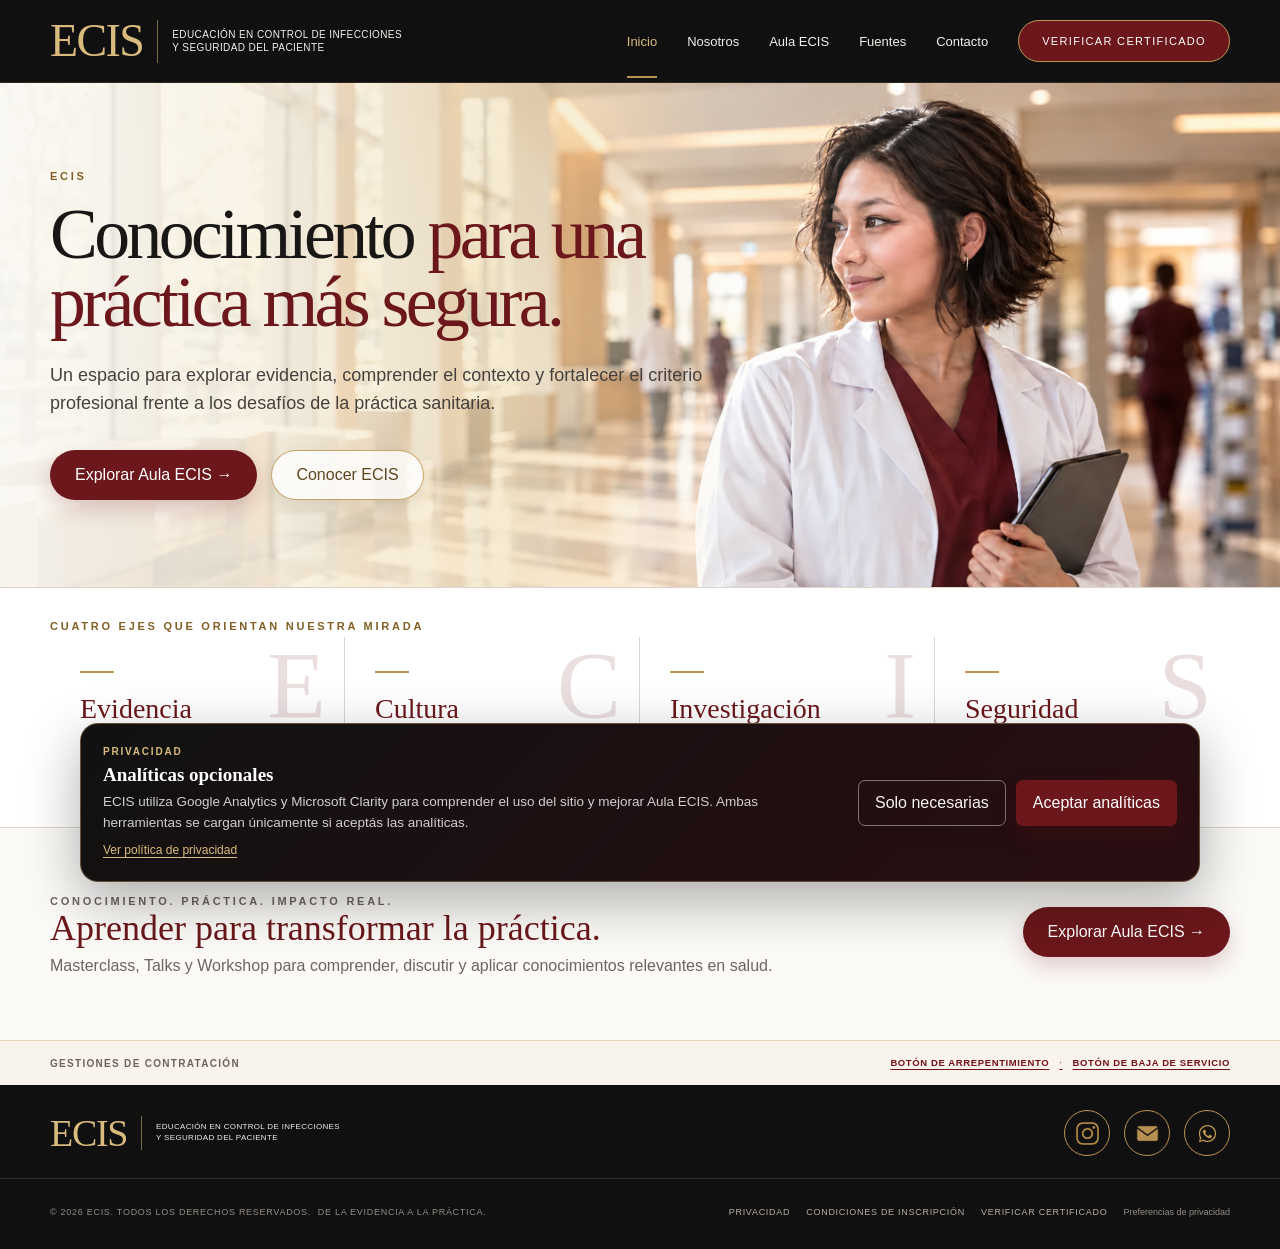
<file: index.html>
<!DOCTYPE html>

<html lang="es-AR"><head>
<meta charset="utf-8"/><meta content="width=device-width, initial-scale=1" name="viewport"/>
<meta content="ECIS: educación en control de infecciones y seguridad del paciente. De la evidencia a la práctica." name="description"/><meta content="#0d0d0d" name="theme-color"/><meta content="index,follow,max-image-preview:large" name="robots"/><meta content="ECIS" name="author"/>
<meta content="es_AR" property="og:locale"/><meta content="website" property="og:type"/><meta content="ECIS" property="og:site_name"/><meta content="ECIS | Educación en Control de Infecciones y Seguridad del Paciente" property="og:title"/><meta content="ECIS: educación en control de infecciones y seguridad del paciente. De la evidencia a la práctica." property="og:description"/>
<meta content="https://ecis-edu.github.io/assets/images/ecis-web-preview.png" property="og:image"/><meta content="1200" property="og:image:width"/><meta content="630" property="og:image:height"/><meta content="ECIS · Educación en Control de Infecciones y Seguridad del Paciente" property="og:image:alt"/><meta content="summary_large_image" name="twitter:card"/><meta content="https://ecis-edu.github.io/assets/images/ecis-web-preview.png" name="twitter:image"/>
<link href="assets/images/favicon.svg" rel="icon" type="image/svg+xml"/><title>ECIS | Educación en Control de Infecciones y Seguridad del Paciente</title><link as="image" fetchpriority="high" href="assets/images/inicio-banner.webp" rel="preload"/><link href="styles.css?v=20261114-1335" rel="stylesheet"/></head><body>
<a class="skip-link" href="#contenido">Saltar al contenido</a><header class="site-header">
<div class="container nav-wrap">
<a aria-label="ECIS, inicio" class="brand" href="index.html">
<span class="brand-mark">ECIS</span>
<span aria-hidden="true" class="brand-divider"></span>
<span class="brand-name">EDUCACIÓN EN CONTROL DE INFECCIONES<br/>Y SEGURIDAD DEL PACIENTE</span>
</a>
<button aria-controls="main-nav" aria-expanded="false" aria-label="Abrir menú" class="menu-toggle" type="button"><span></span><span></span><span></span></button>
<nav aria-label="Navegación principal" class="main-nav" id="main-nav">
<a href="index.html">Inicio</a>
<a href="nosotros.html">Nosotros</a>
<a href="experiencias.html">Aula ECIS</a>
<a href="fuentes.html">Fuentes</a>
<a href="contacto.html">Contacto</a>
<a class="nav-cta" href="https://ecis-edu.github.io/ecis-verificador/" rel="noopener noreferrer" target="_blank">Verificar certificado</a>
</nav>
</div>
</header><main id="contenido">
<section class="home-banner">
<div class="container">
<div class="home-banner-content">
<p class="eyebrow">ECIS</p>
<h1 class="display-title">Conocimiento <span class="burgundy">para una práctica más segura.</span></h1>
<p class="lead">Un espacio para explorar evidencia, comprender el contexto y fortalecer el criterio profesional frente a los desafíos de la práctica sanitaria.</p>
<div class="hero-actions"><a class="button button-primary button-pill" href="experiencias.html">Explorar Aula ECIS →</a><a class="button button-outline button-pill" href="nosotros.html">Conocer ECIS</a></div>
</div>
</div>
</section>
<section aria-label="Ejes de ECIS" class="home-values">
<div class="container home-values-heading"><p class="eyebrow">CUATRO EJES QUE ORIENTAN NUESTRA MIRADA</p></div>
<div class="container home-values-grid">
<article class="value-item"><span aria-hidden="true" class="value-letter">E</span><span aria-hidden="true" class="value-rule"></span><h2>Evidencia</h2><p>Conocimiento actualizado para fundamentar decisiones.</p></article>
<article class="value-item"><span aria-hidden="true" class="value-letter">C</span><span aria-hidden="true" class="value-rule"></span><h2>Cultura</h2><p>Entornos que favorecen prácticas seguras y sostenibles.</p></article>
<article class="value-item"><span aria-hidden="true" class="value-letter">I</span><span aria-hidden="true" class="value-rule"></span><h2>Investigación</h2><p>Análisis y aprendizaje para comprender y mejorar la práctica.</p></article>
<article class="value-item"><span aria-hidden="true" class="value-letter">S</span><span aria-hidden="true" class="value-rule"></span><h2>Seguridad</h2><p>Decisiones orientadas a reducir riesgos y mejorar la atención.</p></article>
</div>
</section>
<section class="home-experience"><div class="container home-experience-inner"><div><p class="eyebrow">CONOCIMIENTO. PRÁCTICA. IMPACTO REAL.</p><h2>Aprender para transformar la práctica.</h2><p>Masterclass, Talks y Workshop para comprender, discutir y aplicar conocimientos relevantes en salud.</p></div><a class="button button-primary button-pill" href="experiencias.html">Explorar Aula ECIS →</a></div></section>
</main><div class="legal-access-strip legal-access-strip--footer" aria-label="Gestiones de contratación">
<div class="container legal-access-strip__inner">
<span class="legal-access-strip__label">Gestiones de contratación</span>
<div class="legal-access-strip__links">
<a class="legal-access-link" href="gestiones.html?tipo=arrepentimiento">BOTÓN DE ARREPENTIMIENTO</a>
<a class="legal-access-link" href="gestiones.html?tipo=baja">BOTÓN DE BAJA DE SERVICIO</a>
</div>
</div>
</div><footer class="site-footer">
<div class="footer-main"><div class="container footer-grid">
<div class="brand footer-brand"><span class="brand-mark">ECIS</span><span aria-hidden="true" class="brand-divider"></span><span class="brand-name">EDUCACIÓN EN CONTROL DE INFECCIONES<br/>Y SEGURIDAD DEL PACIENTE</span></div>
<div class="footer-social"><a aria-label="Instagram" href="https://www.instagram.com/ecis_edu/?hl=es-la" rel="noopener noreferrer" target="_blank"><img alt="" aria-hidden="true" class="social-icon" decoding="async" height="21" loading="lazy" src="assets/images/iconoinstagram.png" width="21"/></a><a aria-label="Correo electrónico" href="mailto:ecis.ar.edu@gmail.com"><img alt="" aria-hidden="true" class="social-icon" decoding="async" height="21" loading="lazy" src="assets/images/iconomail.png" width="21"/></a><a aria-label="WhatsApp" href="https://wa.me/5491173445804?text=Hola%20ECIS%2C%20quisiera%20realizar%20una%20consulta." rel="noopener noreferrer" target="_blank"><img alt="" aria-hidden="true" class="social-icon" decoding="async" height="21" loading="lazy" src="assets/images/iconowsp.png" width="21"/></a></div>
</div></div>
<div class="footer-bottom"><div class="container footer-bottom-inner">
<div class="footer-identity"><span>© <span id="year"></span> ECIS. Todos los derechos reservados.</span><span class="footer-motto">De la evidencia a la práctica.</span></div>
<nav aria-label="Información legal" class="footer-links"><a href="privacidad.html">Privacidad</a><a href="condiciones.html">Condiciones de inscripción</a><a href="https://ecis-edu.github.io/ecis-verificador/" rel="noopener noreferrer" target="_blank">Verificar certificado</a></nav>
</div></div>
</footer><script defer="" src="consent.js?v=20261114-1335"></script><script defer="" src="site.js?v=20261114-1335"></script></body></html>
</file>
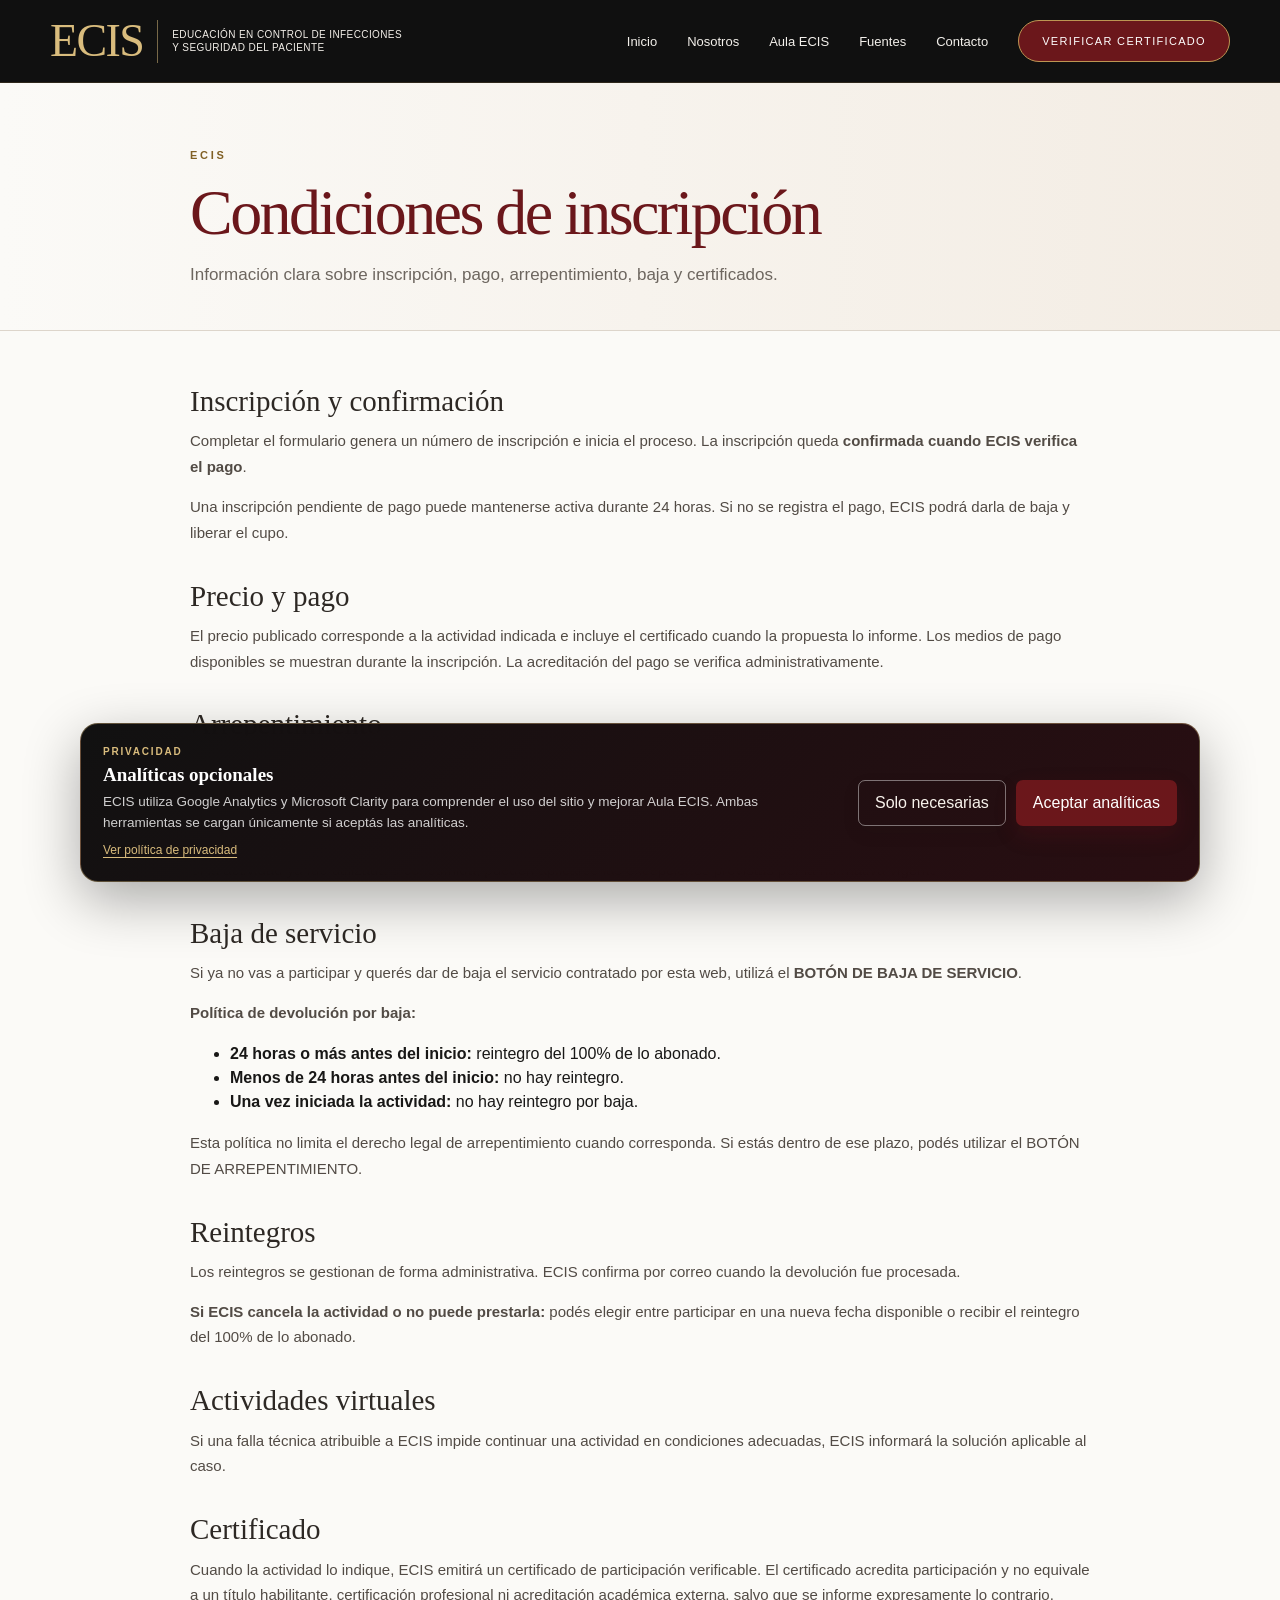
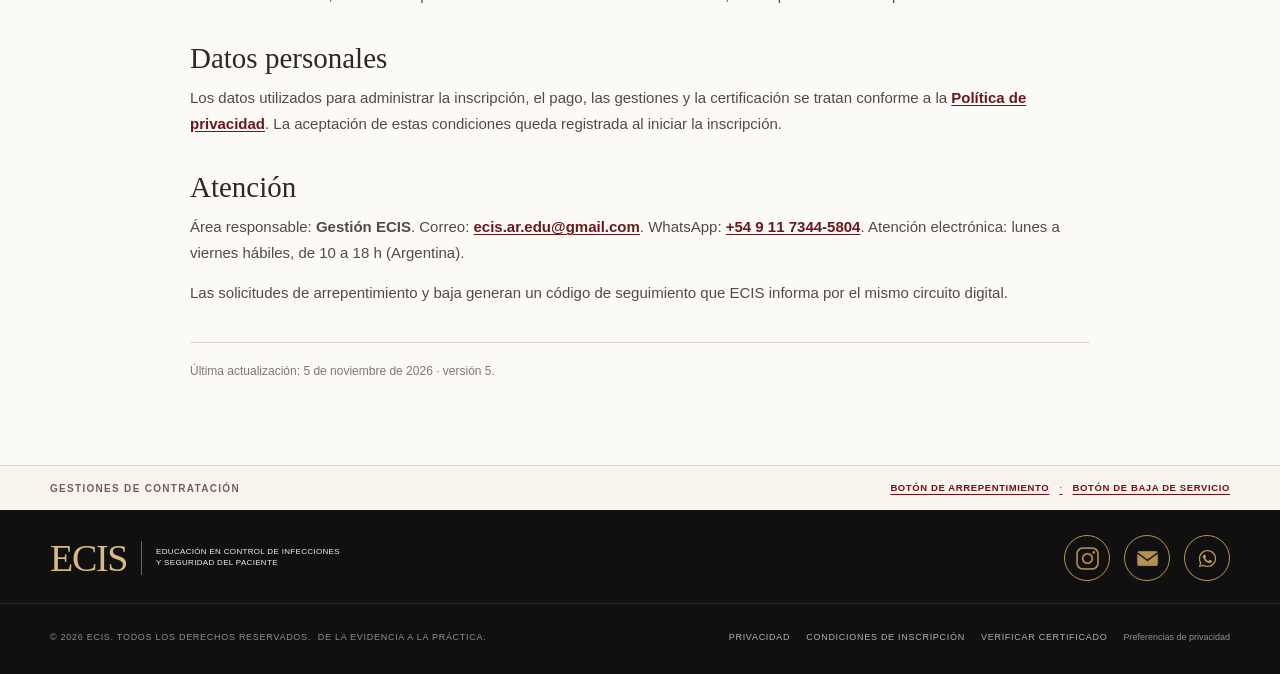
<file: condiciones.html>
<!DOCTYPE html>

<html lang="es-AR"><head>
<meta charset="utf-8"/><meta content="width=device-width, initial-scale=1" name="viewport"/>
<meta content="Condiciones de inscripción, pago, arrepentimiento, baja y certificación de las actividades ECIS." name="description"/><meta content="#0d0d0d" name="theme-color"/><meta content="noindex,follow" name="robots"/><meta content="ECIS" name="author"/>
<meta content="es_AR" property="og:locale"/><meta content="website" property="og:type"/><meta content="ECIS" property="og:site_name"/><meta content="ECIS | Condiciones de inscripción" property="og:title"/><meta content="Condiciones de inscripción, pago, arrepentimiento, baja y certificación de las actividades ECIS." property="og:description"/>
<meta content="https://ecis-edu.github.io/assets/images/ecis-web-preview.png" property="og:image"/><meta content="1200" property="og:image:width"/><meta content="630" property="og:image:height"/><meta content="ECIS · Educación en Control de Infecciones y Seguridad del Paciente" property="og:image:alt"/><meta content="summary_large_image" name="twitter:card"/><meta content="https://ecis-edu.github.io/assets/images/ecis-web-preview.png" name="twitter:image"/>
<link href="assets/images/favicon.svg" rel="icon" type="image/svg+xml"/><title>ECIS | Condiciones de inscripción</title><link href="styles.css?v=20261114-1335" rel="stylesheet"/></head><body>
<a class="skip-link" href="#contenido">Saltar al contenido</a><header class="site-header">
<div class="container nav-wrap">
<a aria-label="ECIS, inicio" class="brand" href="index.html">
<span class="brand-mark">ECIS</span>
<span aria-hidden="true" class="brand-divider"></span>
<span class="brand-name">EDUCACIÓN EN CONTROL DE INFECCIONES<br/>Y SEGURIDAD DEL PACIENTE</span>
</a>
<button aria-controls="main-nav" aria-expanded="false" aria-label="Abrir menú" class="menu-toggle" type="button"><span></span><span></span><span></span></button>
<nav aria-label="Navegación principal" class="main-nav" id="main-nav">
<a href="index.html">Inicio</a>
<a href="nosotros.html">Nosotros</a>
<a href="experiencias.html">Aula ECIS</a>
<a href="fuentes.html">Fuentes</a>
<a href="contacto.html">Contacto</a>
<a class="nav-cta" href="https://ecis-edu.github.io/ecis-verificador/" rel="noopener noreferrer" target="_blank">Verificar certificado</a>
</nav>
</div>
</header><main id="contenido">
<section class="legal-hero"><div class="container legal-narrow"><p class="eyebrow">ECIS</p><h1>Condiciones de inscripción</h1><p>Información clara sobre inscripción, pago, arrepentimiento, baja y certificados.</p></div></section>
<section class="legal-section"><div class="container legal-narrow legal-content">
<h2>Inscripción y confirmación</h2>
<p>Completar el formulario genera un número de inscripción e inicia el proceso. La inscripción queda <strong>confirmada cuando ECIS verifica el pago</strong>.</p>
<p>Una inscripción pendiente de pago puede mantenerse activa durante 24 horas. Si no se registra el pago, ECIS podrá darla de baja y liberar el cupo.</p>

<h2>Precio y pago</h2>
<p>El precio publicado corresponde a la actividad indicada e incluye el certificado cuando la propuesta lo informe. Los medios de pago disponibles se muestran durante la inscripción. La acreditación del pago se verifica administrativamente.</p>

<h2>Arrepentimiento</h2>
<p>Si contrataste una actividad a través de esta web, el plazo legal general para arrepentirte es de <strong>10 días desde la contratación</strong>.</p>
<p>Si el arrepentimiento corresponde, ECIS deja sin efecto la contratación y <strong>reintegra el 100% de lo abonado</strong>. No necesitás explicar el motivo.</p>
<p>Si la actividad ya fue utilizada o consumida, pueden aplicarse las excepciones previstas por la normativa vigente.</p>

<h2>Baja de servicio</h2>
<p>Si ya no vas a participar y querés dar de baja el servicio contratado por esta web, utilizá el <strong>BOTÓN DE BAJA DE SERVICIO</strong>.</p>
<p><strong>Política de devolución por baja:</strong></p>
<ul>
<li><strong>24 horas o más antes del inicio:</strong> reintegro del 100% de lo abonado.</li>
<li><strong>Menos de 24 horas antes del inicio:</strong> no hay reintegro.</li>
<li><strong>Una vez iniciada la actividad:</strong> no hay reintegro por baja.</li>
</ul>
<p>Esta política no limita el derecho legal de arrepentimiento cuando corresponda. Si estás dentro de ese plazo, podés utilizar el BOTÓN DE ARREPENTIMIENTO.</p>

<h2>Reintegros</h2>
<p>Los reintegros se gestionan de forma administrativa. ECIS confirma por correo cuando la devolución fue procesada.</p>
<p><strong>Si ECIS cancela la actividad o no puede prestarla:</strong> podés elegir entre participar en una nueva fecha disponible o recibir el reintegro del 100% de lo abonado.</p>

<h2>Actividades virtuales</h2>
<p>Si una falla técnica atribuible a ECIS impide continuar una actividad en condiciones adecuadas, ECIS informará la solución aplicable al caso.</p>

<h2>Certificado</h2>
<p>Cuando la actividad lo indique, ECIS emitirá un certificado de participación verificable. El certificado acredita participación y no equivale a un título habilitante, certificación profesional ni acreditación académica externa, salvo que se informe expresamente lo contrario.</p>

<h2>Datos personales</h2>
<p>Los datos utilizados para administrar la inscripción, el pago, las gestiones y la certificación se tratan conforme a la <a href="privacidad.html">Política de privacidad</a>. La aceptación de estas condiciones queda registrada al iniciar la inscripción.</p>

<h2>Atención</h2>
<p>Área responsable: <strong>Gestión ECIS</strong>. Correo: <a href="mailto:ecis.ar.edu@gmail.com">ecis.ar.edu@gmail.com</a>. WhatsApp: <a href="https://wa.me/5491173445804" target="_blank" rel="noopener noreferrer">+54 9 11 7344-5804</a>. Atención electrónica: lunes a viernes hábiles, de 10 a 18 h (Argentina).</p>
<p>Las solicitudes de arrepentimiento y baja generan un código de seguimiento que ECIS informa por el mismo circuito digital.</p>

<p class="legal-updated">Última actualización: 5 de noviembre de 2026 · versión 5.</p>
</div></section>
</main><div class="legal-access-strip legal-access-strip--footer" aria-label="Gestiones de contratación">
<div class="container legal-access-strip__inner">
<span class="legal-access-strip__label">Gestiones de contratación</span>
<div class="legal-access-strip__links">
<a class="legal-access-link" href="gestiones.html?tipo=arrepentimiento">BOTÓN DE ARREPENTIMIENTO</a>
<a class="legal-access-link" href="gestiones.html?tipo=baja">BOTÓN DE BAJA DE SERVICIO</a>
</div>
</div>
</div><footer class="site-footer">
<div class="footer-main"><div class="container footer-grid">
<div class="brand footer-brand"><span class="brand-mark">ECIS</span><span aria-hidden="true" class="brand-divider"></span><span class="brand-name">EDUCACIÓN EN CONTROL DE INFECCIONES<br/>Y SEGURIDAD DEL PACIENTE</span></div>
<div class="footer-social"><a aria-label="Instagram" href="https://www.instagram.com/ecis_edu/?hl=es-la" rel="noopener noreferrer" target="_blank"><img alt="" aria-hidden="true" class="social-icon" decoding="async" height="21" loading="lazy" src="assets/images/iconoinstagram.png" width="21"/></a><a aria-label="Correo electrónico" href="mailto:ecis.ar.edu@gmail.com"><img alt="" aria-hidden="true" class="social-icon" decoding="async" height="21" loading="lazy" src="assets/images/iconomail.png" width="21"/></a><a aria-label="WhatsApp" href="https://wa.me/5491173445804?text=Hola%20ECIS%2C%20quisiera%20realizar%20una%20consulta." rel="noopener noreferrer" target="_blank"><img alt="" aria-hidden="true" class="social-icon" decoding="async" height="21" loading="lazy" src="assets/images/iconowsp.png" width="21"/></a></div>
</div></div>
<div class="footer-bottom"><div class="container footer-bottom-inner">
<div class="footer-identity"><span>© <span id="year"></span> ECIS. Todos los derechos reservados.</span><span class="footer-motto">De la evidencia a la práctica.</span></div>
<nav aria-label="Información legal" class="footer-links"><a href="privacidad.html">Privacidad</a><a href="condiciones.html">Condiciones de inscripción</a><a href="https://ecis-edu.github.io/ecis-verificador/" rel="noopener noreferrer" target="_blank">Verificar certificado</a></nav>
</div></div>
</footer><script defer="" src="consent.js?v=20261114-1335"></script><script defer="" src="site.js?v=20261114-1335"></script></body></html>
</file>
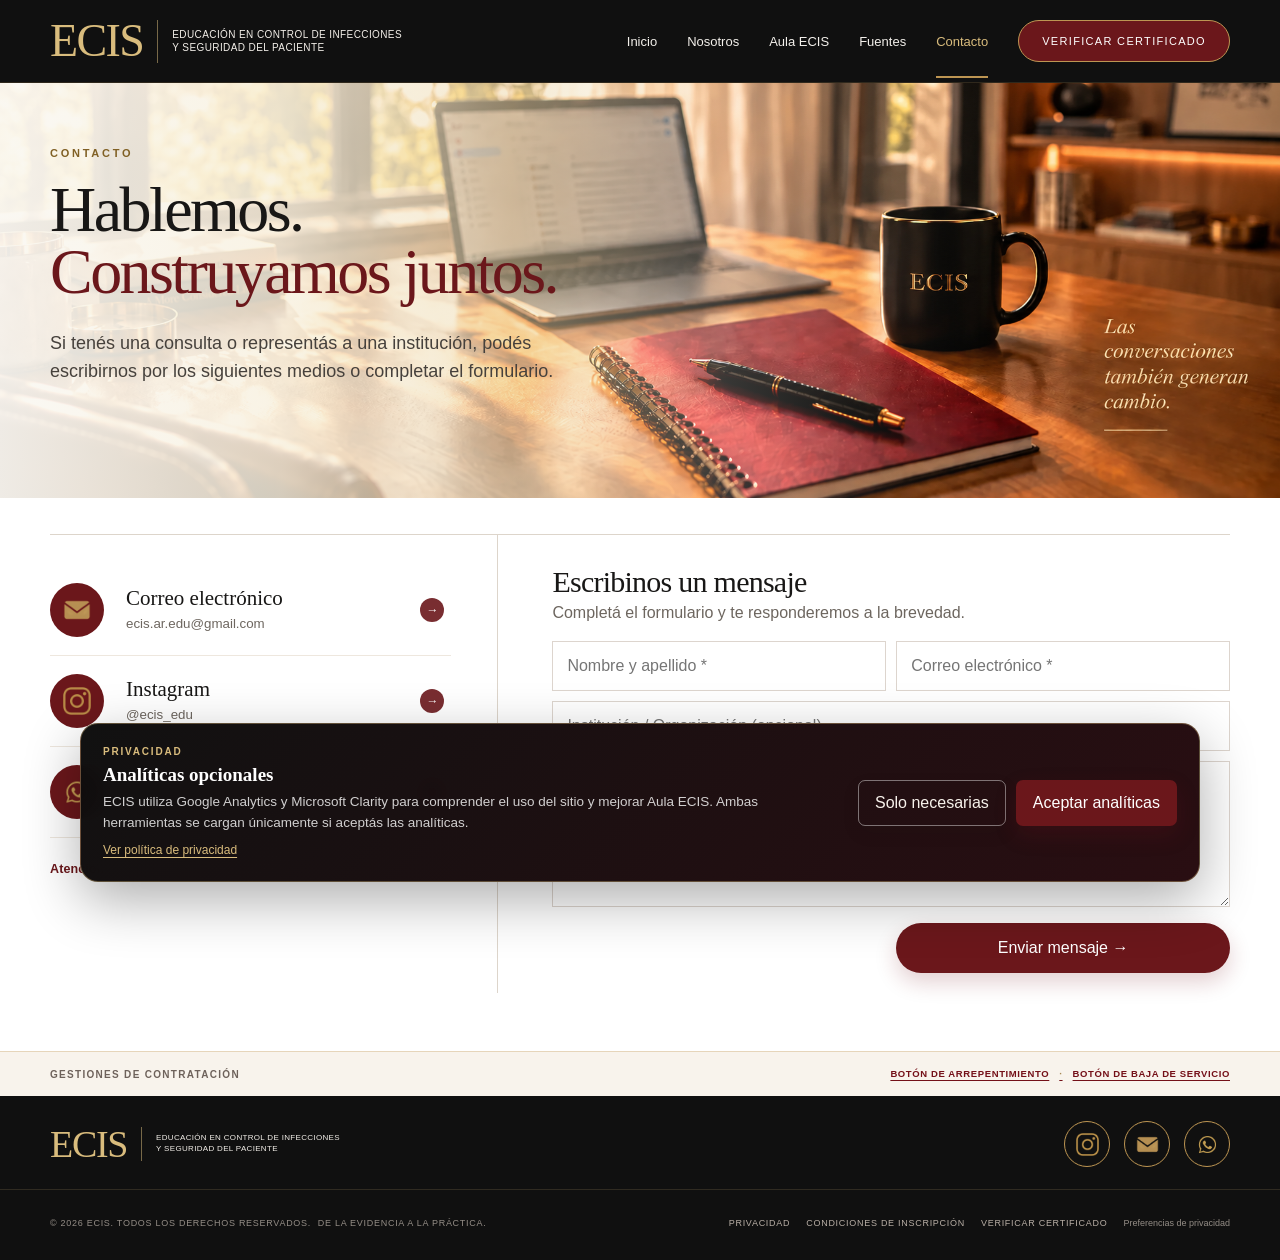
<file: contacto.html>
<!DOCTYPE html>

<html lang="es-AR"><head>
<meta charset="utf-8"/><meta content="width=device-width, initial-scale=1" name="viewport"/>
<meta content="Contacto con ECIS para consultas, experiencias e instituciones." name="description"/><meta content="#0d0d0d" name="theme-color"/><meta content="index,follow,max-image-preview:large" name="robots"/><meta content="ECIS" name="author"/>
<meta content="es_AR" property="og:locale"/><meta content="website" property="og:type"/><meta content="ECIS" property="og:site_name"/><meta content="ECIS | Contacto" property="og:title"/><meta content="Contacto con ECIS para consultas, experiencias e instituciones." property="og:description"/>
<meta content="https://ecis-edu.github.io/assets/images/ecis-web-preview.png" property="og:image"/><meta content="1200" property="og:image:width"/><meta content="630" property="og:image:height"/><meta content="ECIS · Educación en Control de Infecciones y Seguridad del Paciente" property="og:image:alt"/><meta content="summary_large_image" name="twitter:card"/><meta content="https://ecis-edu.github.io/assets/images/ecis-web-preview.png" name="twitter:image"/>
<link href="assets/images/favicon.svg" rel="icon" type="image/svg+xml"/><title>ECIS | Contacto</title><link rel="preconnect" href="https://formsubmit.co" crossorigin/><link as="image" fetchpriority="high" href="assets/images/contacto-banner.webp" rel="preload"/><link href="styles.css?v=20261114-1335" rel="stylesheet"/></head><body>
<a class="skip-link" href="#contenido">Saltar al contenido</a><header class="site-header">
<div class="container nav-wrap">
<a aria-label="ECIS, inicio" class="brand" href="index.html">
<span class="brand-mark">ECIS</span>
<span aria-hidden="true" class="brand-divider"></span>
<span class="brand-name">EDUCACIÓN EN CONTROL DE INFECCIONES<br/>Y SEGURIDAD DEL PACIENTE</span>
</a>
<button aria-controls="main-nav" aria-expanded="false" aria-label="Abrir menú" class="menu-toggle" type="button"><span></span><span></span><span></span></button>
<nav aria-label="Navegación principal" class="main-nav" id="main-nav">
<a href="index.html">Inicio</a>
<a href="nosotros.html">Nosotros</a>
<a href="experiencias.html">Aula ECIS</a>
<a href="fuentes.html">Fuentes</a>
<a href="contacto.html">Contacto</a>
<a class="nav-cta" href="https://ecis-edu.github.io/ecis-verificador/" rel="noopener noreferrer" target="_blank">Verificar certificado</a>
</nav>
</div>
</header><main id="contenido">
<section class="contact-hero"><div class="container"><p class="eyebrow">CONTACTO</p><h1>Hablemos.<span>Construyamos juntos.</span></h1><p class="lead">Si tenés una consulta o representás a una institución, podés escribirnos por los siguientes medios o completar el formulario.</p></div></section>
<section class="contact-section"><div class="container contact-grid"><div class="contact-info">
<a class="contact-row" href="mailto:ecis.ar.edu@gmail.com"><span class="contact-icon-big"><img alt="" aria-hidden="true" class="social-icon" decoding="async" height="25" src="assets/images/iconomail.png" width="25"/></span><span><strong>Correo electrónico</strong><small>ecis.ar.edu@gmail.com</small></span></a>
<a class="contact-row" href="https://www.instagram.com/ecis_edu/?hl=es-la" rel="noopener noreferrer" target="_blank"><span class="contact-icon-big"><img alt="" aria-hidden="true" class="social-icon" decoding="async" height="25" src="assets/images/iconoinstagram.png" width="25"/></span><span><strong>Instagram</strong><small>@ecis_edu</small></span></a>
<a class="contact-row" href="https://wa.me/5491173445804?text=Hola%20ECIS%2C%20quisiera%20realizar%20una%20consulta." rel="noopener noreferrer" target="_blank"><span class="contact-icon-big"><img alt="" aria-hidden="true" class="social-icon" decoding="async" height="25" src="assets/images/iconowsp.png" width="25"/></span><span><strong>WhatsApp</strong><small>+54 9 11 7344-5804</small></span></a>
<p class="contact-hours"><span>Atención</span> Lunes a viernes hábiles · 10 a 18 h</p></div><div class="contact-form-wrap"><h2 class="form-title">Escribinos un mensaje</h2><p class="form-subtitle">Completá el formulario y te responderemos a la brevedad.</p><form data-clarity-mask="true" action="https://formsubmit.co/ecis.ar.edu@gmail.com" class="contact-form" data-formsubmit-ajax="https://formsubmit.co/ajax/ecis.ar.edu@gmail.com" method="POST"><input name="_subject" type="hidden" value="Nueva consulta desde la web de ECIS"/><input name="_template" type="hidden" value="table"/><input id="contact-form-url" name="_url" type="hidden" value=""/><input id="contact-form-next" name="_next" type="hidden" value=""/><input aria-hidden="true" autocomplete="off" class="form-honey" name="_honey" tabindex="-1" type="text"/><label for="nombre">Nombre y apellido</label><input autocomplete="name" id="nombre" inputmode="text" maxlength="120" minlength="3" name="Nombre" pattern="[A-Za-zÀ-ÖØ-öø-ÿĀ-ž'’ -]{3,120}" placeholder="Nombre y apellido *" required="" title="Usá letras, espacios, apóstrofes o guiones." type="text"/><label for="email">Correo electrónico</label><input autocomplete="email" id="email" maxlength="140" name="email" placeholder="Correo electrónico *" required="" type="email"/><label for="institucion">Institución / organización (opcional)</label><input class="full" id="institucion" maxlength="140" name="Institución" placeholder="Institución / Organización (opcional)" type="text"/><label for="mensaje">Consulta</label><textarea class="full" id="mensaje" maxlength="3000" name="Consulta" placeholder="Tu mensaje *" required="" rows="5"></textarea><label class="legal-check contact-legal-check" for="contact-privacy-acceptance"><input id="contact-privacy-acceptance" name="Aceptación privacidad" type="checkbox" value="Sí" required/><span>Leí la <a href="privacidad.html" target="_blank" rel="noopener noreferrer">Política de privacidad</a> y acepto el tratamiento de mis datos para responder esta consulta.</span></label><button class="button button-primary button-pill" type="submit">Enviar mensaje →</button></form><p aria-live="polite" class="form-status" hidden="" id="form-status" role="status" tabindex="-1"></p></div></div></section></main><div class="legal-access-strip legal-access-strip--footer" aria-label="Gestiones de contratación">
<div class="container legal-access-strip__inner">
<span class="legal-access-strip__label">Gestiones de contratación</span>
<div class="legal-access-strip__links">
<a class="legal-access-link" href="gestiones.html?tipo=arrepentimiento">BOTÓN DE ARREPENTIMIENTO</a>
<a class="legal-access-link" href="gestiones.html?tipo=baja">BOTÓN DE BAJA DE SERVICIO</a>
</div>
</div>
</div><footer class="site-footer">
<div class="footer-main"><div class="container footer-grid">
<div class="brand footer-brand"><span class="brand-mark">ECIS</span><span aria-hidden="true" class="brand-divider"></span><span class="brand-name">EDUCACIÓN EN CONTROL DE INFECCIONES<br/>Y SEGURIDAD DEL PACIENTE</span></div>
<div class="footer-social"><a aria-label="Instagram" href="https://www.instagram.com/ecis_edu/?hl=es-la" rel="noopener noreferrer" target="_blank"><img alt="" aria-hidden="true" class="social-icon" decoding="async" height="21" loading="lazy" src="assets/images/iconoinstagram.png" width="21"/></a><a aria-label="Correo electrónico" href="mailto:ecis.ar.edu@gmail.com"><img alt="" aria-hidden="true" class="social-icon" decoding="async" height="21" loading="lazy" src="assets/images/iconomail.png" width="21"/></a><a aria-label="WhatsApp" href="https://wa.me/5491173445804?text=Hola%20ECIS%2C%20quisiera%20realizar%20una%20consulta." rel="noopener noreferrer" target="_blank"><img alt="" aria-hidden="true" class="social-icon" decoding="async" height="21" loading="lazy" src="assets/images/iconowsp.png" width="21"/></a></div>
</div></div>
<div class="footer-bottom"><div class="container footer-bottom-inner">
<div class="footer-identity"><span>© <span id="year"></span> ECIS. Todos los derechos reservados.</span><span class="footer-motto">De la evidencia a la práctica.</span></div>
<nav aria-label="Información legal" class="footer-links"><a href="privacidad.html">Privacidad</a><a href="condiciones.html">Condiciones de inscripción</a><a href="https://ecis-edu.github.io/ecis-verificador/" rel="noopener noreferrer" target="_blank">Verificar certificado</a></nav>
</div></div>
</footer><script defer="" src="consent.js?v=20261114-1335"></script><script defer="" src="site.js?v=20261114-1335"></script></body></html>
</file>
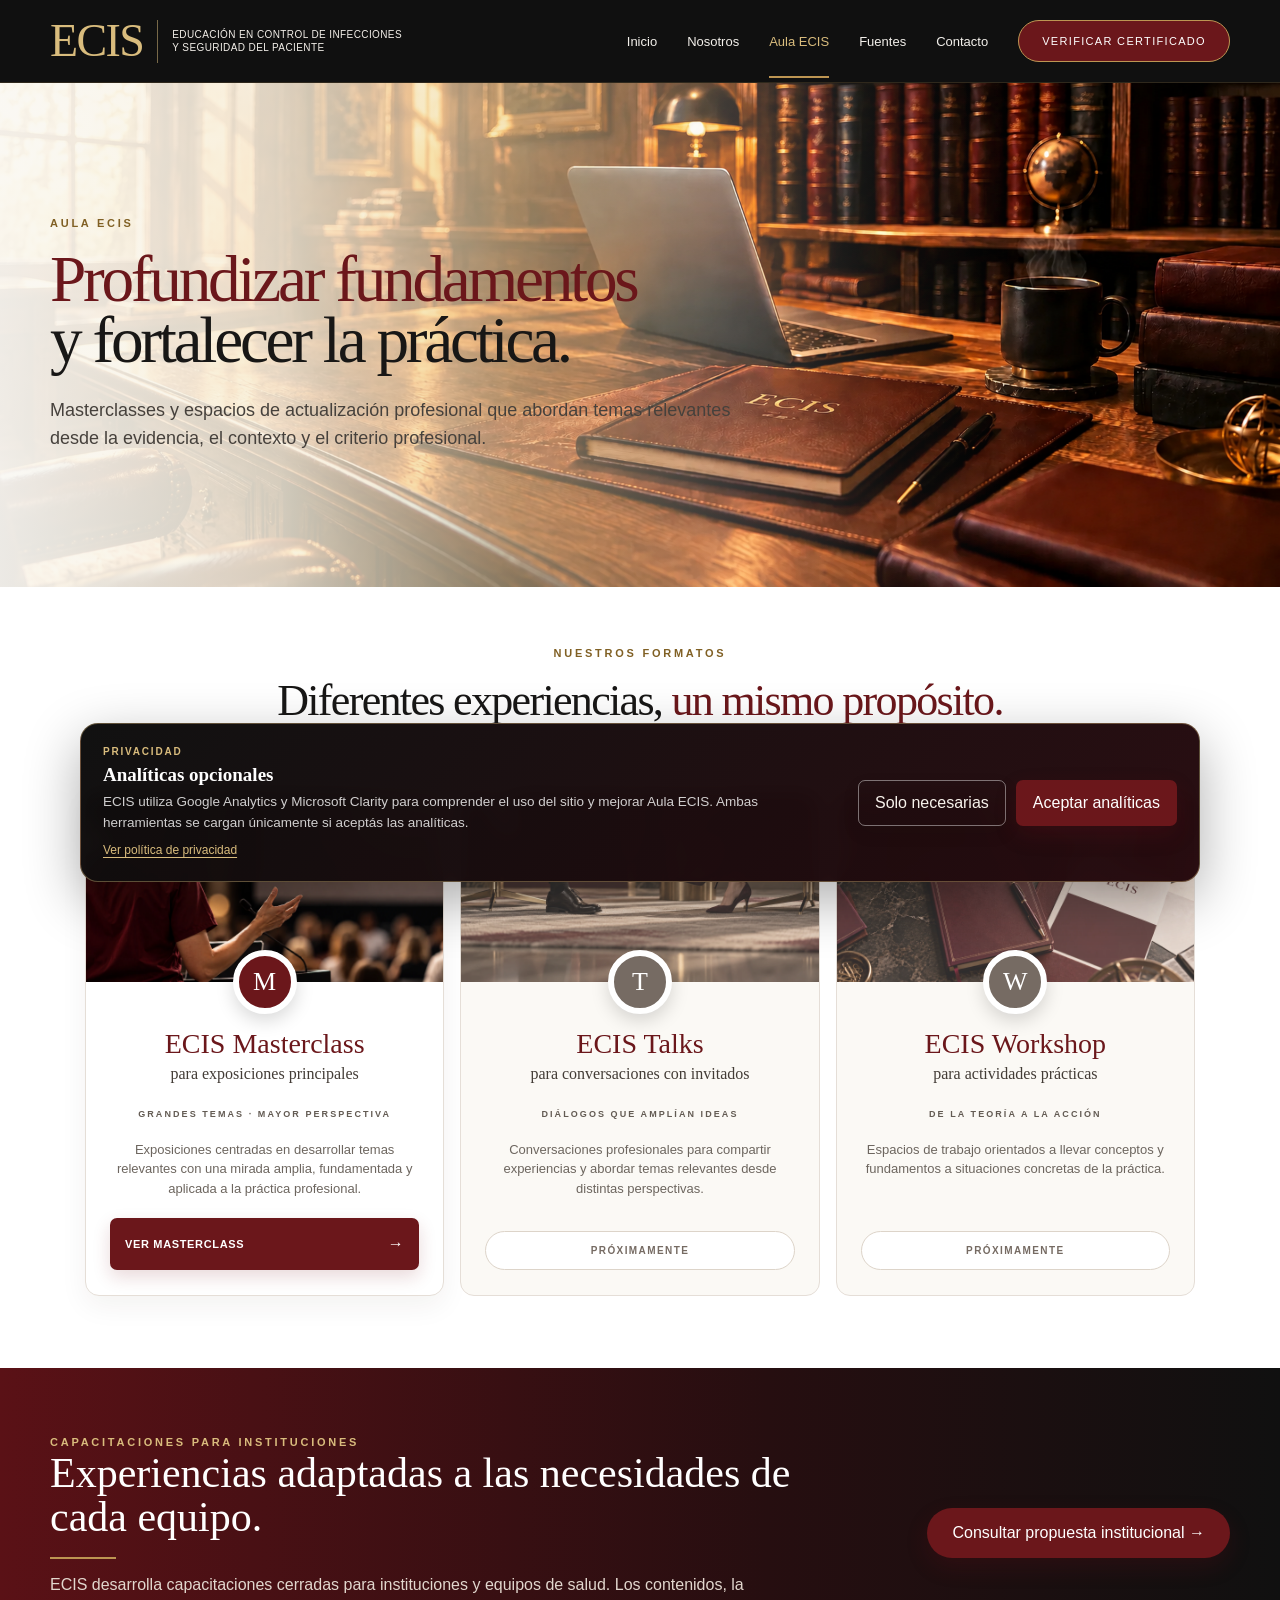
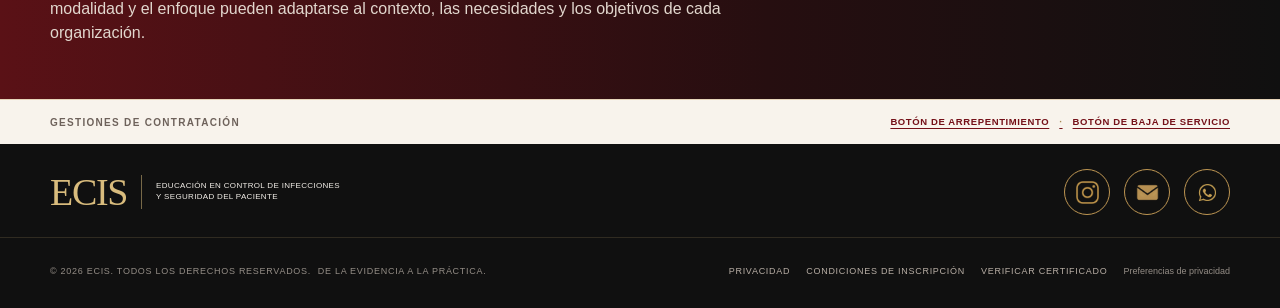
<file: experiencias.html>
<!DOCTYPE html>

<html lang="es-AR"><head>
<meta charset="utf-8"/><meta content="width=device-width, initial-scale=1" name="viewport"/>
<meta content="Experiencias ECIS para profundizar fundamentos y fortalecer la práctica profesional." name="description"/><meta content="#0d0d0d" name="theme-color"/><meta content="index,follow,max-image-preview:large" name="robots"/><meta content="ECIS" name="author"/>
<meta content="es_AR" property="og:locale"/><meta content="website" property="og:type"/><meta content="ECIS" property="og:site_name"/><meta content="ECIS | Aula ECIS" property="og:title"/><meta content="Experiencias ECIS para profundizar fundamentos y fortalecer la práctica profesional." property="og:description"/>
<meta content="https://ecis-edu.github.io/assets/images/ecis-web-preview.png" property="og:image"/><meta content="1200" property="og:image:width"/><meta content="630" property="og:image:height"/><meta content="ECIS · Educación en Control de Infecciones y Seguridad del Paciente" property="og:image:alt"/><meta content="summary_large_image" name="twitter:card"/><meta content="https://ecis-edu.github.io/assets/images/ecis-web-preview.png" name="twitter:image"/>
<link href="assets/images/favicon.svg" rel="icon" type="image/svg+xml"/><title>ECIS | Aula ECIS</title><link as="image" fetchpriority="high" href="assets/images/experiencias-banner.webp" rel="preload"/><link href="styles.css?v=20261114-1335" rel="stylesheet"/></head><body>
<a class="skip-link" href="#contenido">Saltar al contenido</a><header class="site-header">
<div class="container nav-wrap">
<a aria-label="ECIS, inicio" class="brand" href="index.html">
<span class="brand-mark">ECIS</span>
<span aria-hidden="true" class="brand-divider"></span>
<span class="brand-name">EDUCACIÓN EN CONTROL DE INFECCIONES<br/>Y SEGURIDAD DEL PACIENTE</span>
</a>
<button aria-controls="main-nav" aria-expanded="false" aria-label="Abrir menú" class="menu-toggle" type="button"><span></span><span></span><span></span></button>
<nav aria-label="Navegación principal" class="main-nav" id="main-nav">
<a href="index.html">Inicio</a>
<a href="nosotros.html">Nosotros</a>
<a href="experiencias.html">Aula ECIS</a>
<a href="fuentes.html">Fuentes</a>
<a href="contacto.html">Contacto</a>
<a class="nav-cta" href="https://ecis-edu.github.io/ecis-verificador/" rel="noopener noreferrer" target="_blank">Verificar certificado</a>
</nav>
</div>
</header><main id="contenido">
<section class="page-banner page-banner-experience"><div class="container"><div class="page-banner-content experience-banner-content"><p class="eyebrow">AULA ECIS</p><h1 class="display-title"><span class="burgundy">Profundizar fundamentos</span><br/>y fortalecer la práctica.</h1><p class="lead">Masterclasses y espacios de actualización profesional que abordan temas relevantes desde la evidencia, el contexto y el criterio profesional.</p></div></div></section>
<section class="formats-section"><div class="container"><div class="formats-heading"><p class="eyebrow">NUESTROS FORMATOS</p><h2 class="section-title">Diferentes experiencias, <span class="burgundy">un mismo propósito.</span></h2><p>Formatos pensados para seguir aprendiendo, compartiendo y fortaleciendo la práctica profesional.</p></div>
<div class="experience-grid">
<a aria-label="Abrir ECIS Masterclass" class="experience-card experience-card-link" href="masterclass.html"><div class="experience-card-image"><img alt="ECIS Masterclass" decoding="async" height="900" loading="lazy" src="assets/images/masterclass.webp" width="1600"/></div><div class="experience-card-icon">M</div><div class="experience-card-body"><h3>ECIS Masterclass</h3><p class="card-subtitle">para exposiciones principales</p><p class="card-kicker">GRANDES TEMAS · MAYOR PERSPECTIVA</p><p class="card-detail">Exposiciones centradas en desarrollar temas relevantes con una mirada amplia, fundamentada y aplicada a la práctica profesional.</p><span class="experience-action">Ver Masterclass <b aria-hidden="true">→</b></span></div></a>
<article aria-label="ECIS Talks, próximamente" class="experience-card experience-card-upcoming-format"><div class="experience-card-image"><img alt="ECIS Talks" decoding="async" height="900" loading="lazy" src="assets/images/talks.webp" width="1600"/></div><div class="experience-card-icon">T</div><div class="experience-card-body"><h3>ECIS Talks</h3><p class="card-subtitle">para conversaciones con invitados</p><p class="card-kicker">DIÁLOGOS QUE AMPLÍAN IDEAS</p><p class="card-detail">Conversaciones profesionales para compartir experiencias y abordar temas relevantes desde distintas perspectivas.</p><span class="experience-upcoming-label">Próximamente</span></div></article>
<article aria-label="ECIS Workshop, próximamente" class="experience-card experience-card-upcoming-format"><div class="experience-card-image"><img alt="ECIS Workshop" decoding="async" height="900" loading="lazy" src="assets/images/workshop.webp" width="1600"/></div><div class="experience-card-icon">W</div><div class="experience-card-body"><h3>ECIS Workshop</h3><p class="card-subtitle">para actividades prácticas</p><p class="card-kicker">DE LA TEORÍA A LA ACCIÓN</p><p class="card-detail">Espacios de trabajo orientados a llevar conceptos y fundamentos a situaciones concretas de la práctica.</p><span class="experience-upcoming-label">Próximamente</span></div></article>
</div></div></section>
<section class="institution-band"><div class="container institution-band-grid"><div><p class="eyebrow">CAPACITACIONES PARA INSTITUCIONES</p><h2>Experiencias adaptadas a las necesidades de cada equipo.</h2><span aria-hidden="true" class="short-divider"></span><p>ECIS desarrolla capacitaciones cerradas para instituciones y equipos de salud. Los contenidos, la modalidad y el enfoque pueden adaptarse al contexto, las necesidades y los objetivos de cada organización.</p></div><a class="button button-primary button-pill" href="contacto.html">Consultar propuesta institucional →</a></div></section>
</main><div class="legal-access-strip legal-access-strip--footer" aria-label="Gestiones de contratación">
<div class="container legal-access-strip__inner">
<span class="legal-access-strip__label">Gestiones de contratación</span>
<div class="legal-access-strip__links">
<a class="legal-access-link" href="gestiones.html?tipo=arrepentimiento">BOTÓN DE ARREPENTIMIENTO</a>
<a class="legal-access-link" href="gestiones.html?tipo=baja">BOTÓN DE BAJA DE SERVICIO</a>
</div>
</div>
</div><footer class="site-footer">
<div class="footer-main"><div class="container footer-grid">
<div class="brand footer-brand"><span class="brand-mark">ECIS</span><span aria-hidden="true" class="brand-divider"></span><span class="brand-name">EDUCACIÓN EN CONTROL DE INFECCIONES<br>Y SEGURIDAD DEL PACIENTE</br></span></div>
<div class="footer-social"><a aria-label="Instagram" href="https://www.instagram.com/ecis_edu/?hl=es-la" rel="noopener noreferrer" target="_blank"><img alt="" aria-hidden="true" class="social-icon" decoding="async" height="21" loading="lazy" src="assets/images/iconoinstagram.png" width="21"/></a><a aria-label="Correo electrónico" href="mailto:ecis.ar.edu@gmail.com"><img alt="" aria-hidden="true" class="social-icon" decoding="async" height="21" loading="lazy" src="assets/images/iconomail.png" width="21"/></a><a aria-label="WhatsApp" href="https://wa.me/5491173445804?text=Hola%20ECIS%2C%20quisiera%20realizar%20una%20consulta." rel="noopener noreferrer" target="_blank"><img alt="" aria-hidden="true" class="social-icon" decoding="async" height="21" loading="lazy" src="assets/images/iconowsp.png" width="21"/></a></div>
</div></div>
<div class="footer-bottom"><div class="container footer-bottom-inner">
<div class="footer-identity"><span>© <span id="year"></span> ECIS. Todos los derechos reservados.</span><span class="footer-motto">De la evidencia a la práctica.</span></div>
<nav aria-label="Información legal" class="footer-links"><a href="privacidad.html">Privacidad</a><a href="condiciones.html">Condiciones de inscripción</a><a href="https://ecis-edu.github.io/ecis-verificador/" rel="noopener noreferrer" target="_blank">Verificar certificado</a></nav>
</div></div>
</footer><script defer="" src="consent.js?v=20261114-1335"></script><script defer="" src="site.js?v=20261114-1335"></script></body></html>
</file>
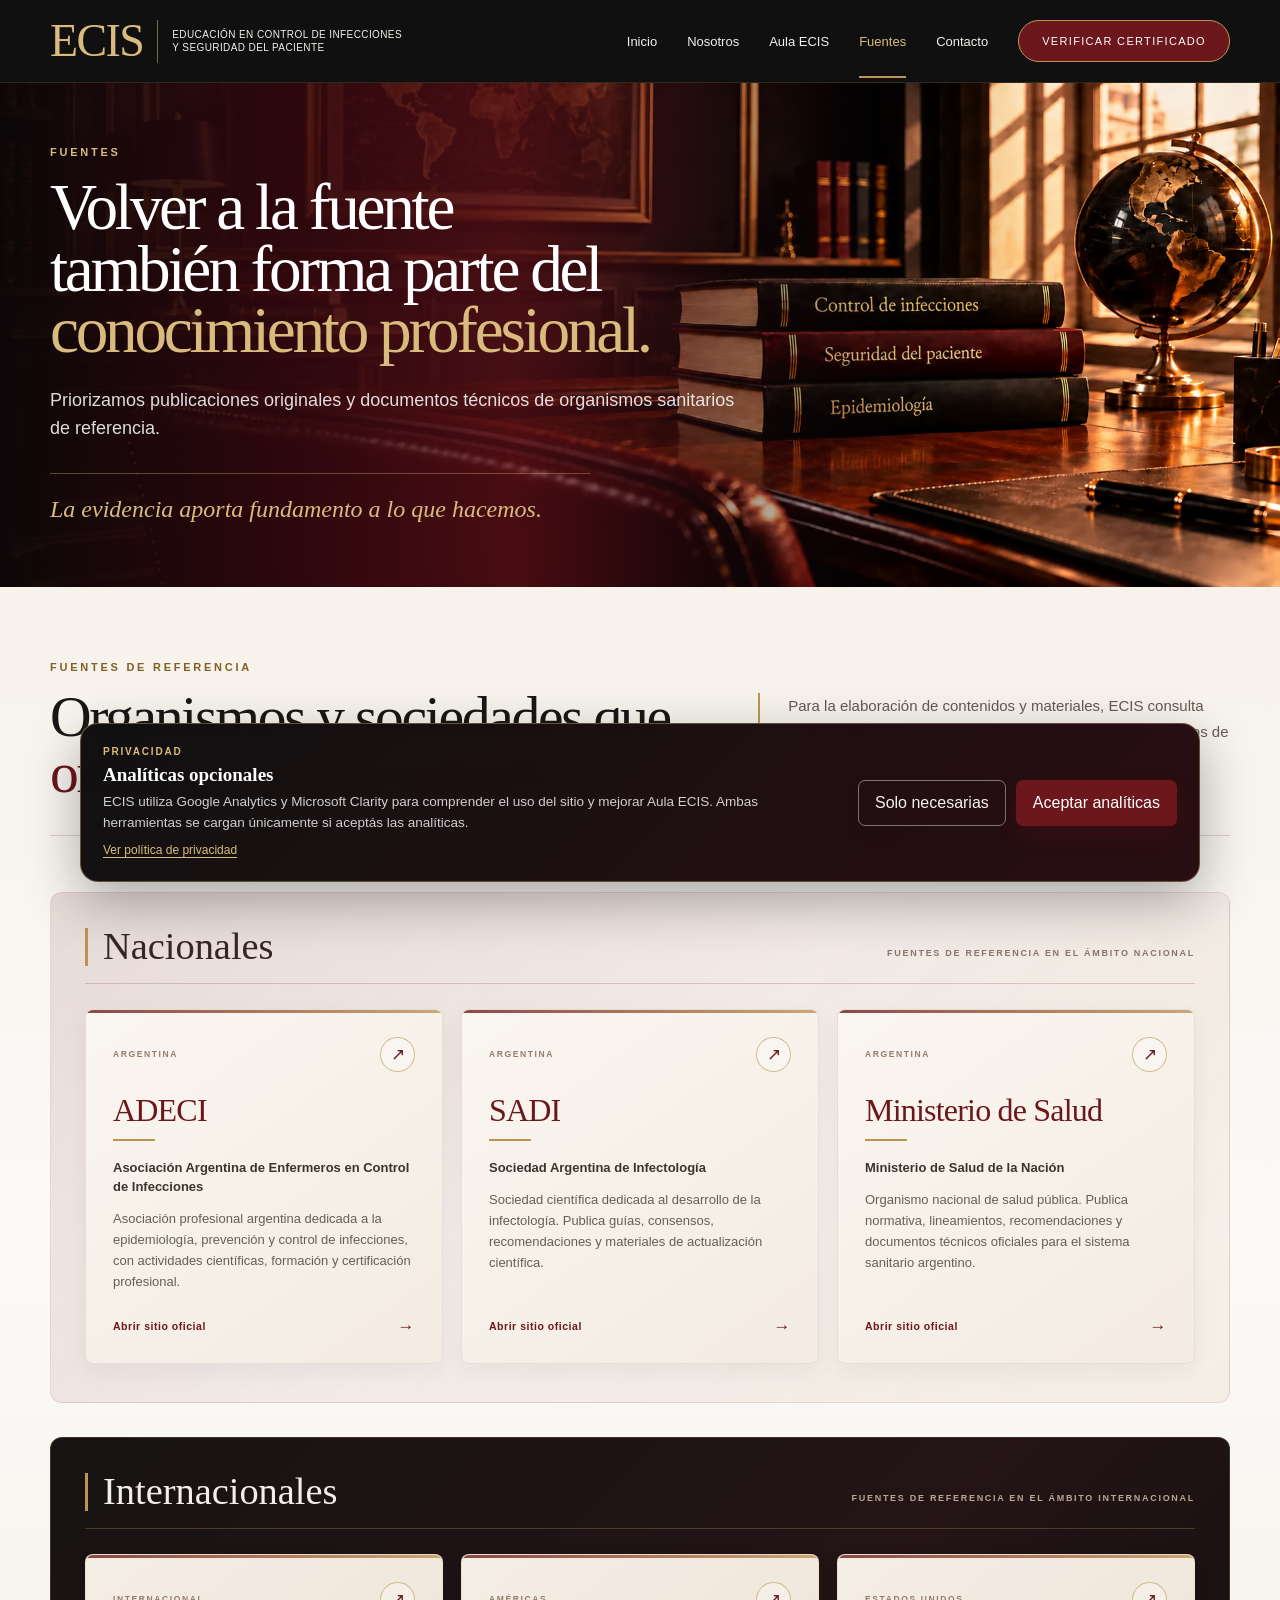
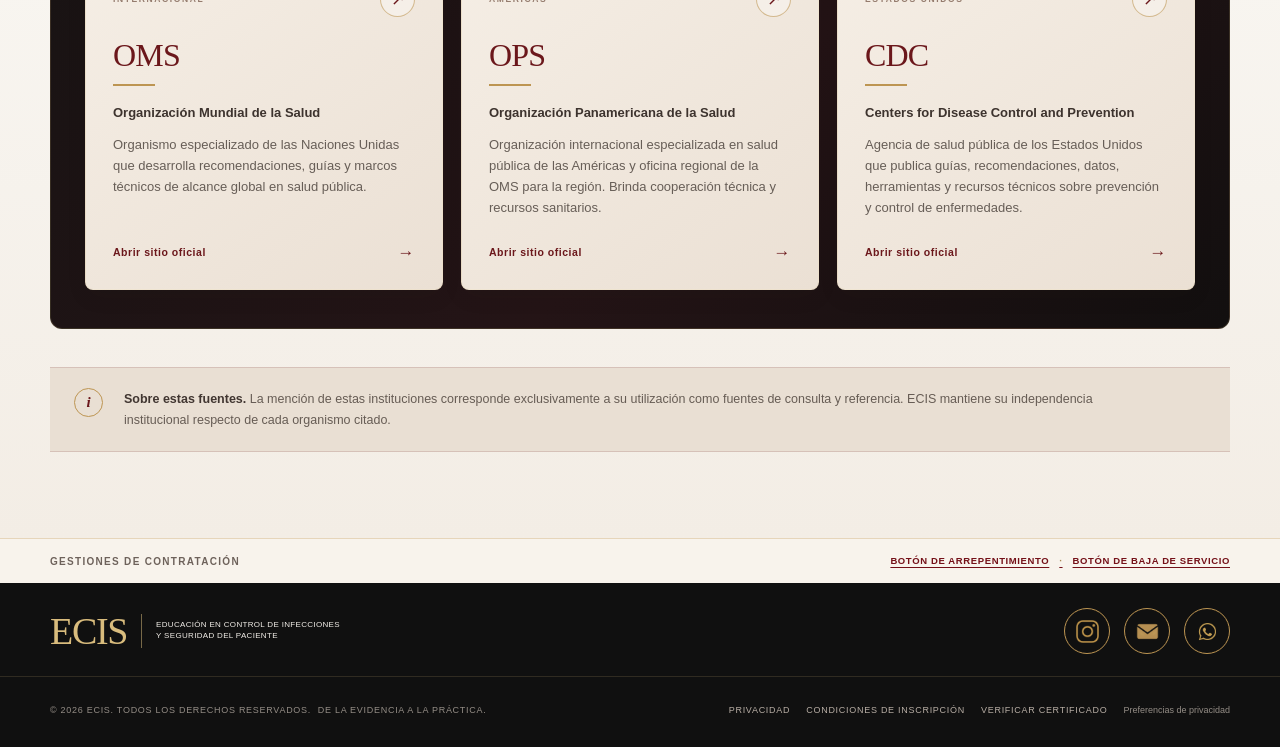
<file: fuentes.html>
<!DOCTYPE html>

<html lang="es-AR"><head>
<meta charset="utf-8"/><meta content="width=device-width, initial-scale=1" name="viewport"/>
<meta content="Fuentes oficiales e institucionales de referencia utilizadas por ECIS para desarrollar sus contenidos." name="description"/><meta content="#0d0d0d" name="theme-color"/><meta content="index,follow,max-image-preview:large" name="robots"/><meta content="ECIS" name="author"/>
<meta content="es_AR" property="og:locale"/><meta content="website" property="og:type"/><meta content="ECIS" property="og:site_name"/><meta content="ECIS | Fuentes" property="og:title"/><meta content="Fuentes oficiales e institucionales de referencia utilizadas por ECIS para desarrollar sus contenidos." property="og:description"/>
<meta content="https://ecis-edu.github.io/assets/images/ecis-web-preview.png" property="og:image"/><meta content="1200" property="og:image:width"/><meta content="630" property="og:image:height"/><meta content="ECIS · Educación en Control de Infecciones y Seguridad del Paciente" property="og:image:alt"/><meta content="summary_large_image" name="twitter:card"/><meta content="https://ecis-edu.github.io/assets/images/ecis-web-preview.png" name="twitter:image"/>
<link href="assets/images/favicon.svg" rel="icon" type="image/svg+xml"/><title>ECIS | Fuentes</title><link as="image" fetchpriority="high" href="assets/images/fuentes-banner.webp" rel="preload"/><link href="styles.css?v=20261114-1335" rel="stylesheet"/></head><body>
<a class="skip-link" href="#contenido">Saltar al contenido</a><header class="site-header">
<div class="container nav-wrap">
<a aria-label="ECIS, inicio" class="brand" href="index.html">
<span class="brand-mark">ECIS</span>
<span aria-hidden="true" class="brand-divider"></span>
<span class="brand-name">EDUCACIÓN EN CONTROL DE INFECCIONES<br/>Y SEGURIDAD DEL PACIENTE</span>
</a>
<button aria-controls="main-nav" aria-expanded="false" aria-label="Abrir menú" class="menu-toggle" type="button"><span></span><span></span><span></span></button>
<nav aria-label="Navegación principal" class="main-nav" id="main-nav">
<a href="index.html">Inicio</a>
<a href="nosotros.html">Nosotros</a>
<a href="experiencias.html">Aula ECIS</a>
<a href="fuentes.html">Fuentes</a>
<a href="contacto.html">Contacto</a>
<a class="nav-cta" href="https://ecis-edu.github.io/ecis-verificador/" rel="noopener noreferrer" target="_blank">Verificar certificado</a>
</nav>
</div>
</header><main id="contenido">
<section class="page-banner page-banner-sources page-banner-dark">
<div class="container">
<div class="page-banner-content sources-banner-content">
<p class="eyebrow">FUENTES</p>
<h1 class="display-title">Volver a la fuente<br/>también forma parte del <span class="burgundy">conocimiento profesional.</span></h1>
<p class="lead">Priorizamos publicaciones originales y documentos técnicos de organismos sanitarios de referencia.</p>
<p class="banner-quote">La evidencia aporta fundamento a lo que hacemos.</p>
</div>
</div>
</section>
<section class="sources-layout sources-reference-section">
<div class="container">
<!-- Introducción -->
<div class="sources-reference-intro">
<p class="eyebrow">FUENTES DE REFERENCIA</p>
<h2>
        Organismos y sociedades que
        <span>orientan nuestra consulta.</span>
</h2>
<p>
        Para la elaboración de contenidos y materiales, ECIS consulta
        publicaciones, recomendaciones, guías y documentos técnicos de
        organismos sanitarios y sociedades científicas nacionales e internacionales.
      </p>
</div>
<!-- =========================
         FUENTES NACIONALES
         ========================= -->
<div class="source-reference-group">
<div class="source-reference-heading">
<div>
<span class="source-heading-line"></span>
<h3>Nacionales</h3>
</div>
<p>Fuentes de referencia en el ámbito nacional</p>
</div>
<div class="source-reference-grid">
<!-- ADECI -->
<a aria-label="Abrir sitio oficial de ADECI en una nueva pestaña" class="source-reference-card" href="https://adeci.org.ar/" rel="noopener noreferrer" target="_blank">
<div class="source-reference-card-top">
<span class="source-reference-label">ARGENTINA</span>
<span aria-hidden="true" class="source-reference-arrow">↗</span>
</div>
<div class="source-reference-card-body">
<h4>ADECI</h4>
<p class="source-reference-name">
              Asociación Argentina de Enfermeros en Control de Infecciones
            </p>
<p class="source-reference-description">
              Asociación profesional argentina dedicada a la epidemiología,
              prevención y control de infecciones, con actividades científicas,
              formación y certificación profesional.
            </p>
</div>
<div class="source-reference-link">
            Abrir sitio oficial
            <span aria-hidden="true">→</span>
</div>
</a>
<!-- SADI -->
<a aria-label="Abrir sitio oficial de SADI en una nueva pestaña" class="source-reference-card" href="https://www.sadi.org.ar/" rel="noopener noreferrer" target="_blank">
<div class="source-reference-card-top">
<span class="source-reference-label">ARGENTINA</span>
<span aria-hidden="true" class="source-reference-arrow">↗</span>
</div>
<div class="source-reference-card-body">
<h4>SADI</h4>
<p class="source-reference-name">
              Sociedad Argentina de Infectología
            </p>
<p class="source-reference-description">
              Sociedad científica dedicada al desarrollo de la infectología.
              Publica guías, consensos, recomendaciones y materiales de
              actualización científica.
            </p>
</div>
<div class="source-reference-link">
            Abrir sitio oficial
            <span aria-hidden="true">→</span>
</div>
</a>
<!-- MINISTERIO DE SALUD -->
<a aria-label="Abrir sitio oficial del Ministerio de Salud de la Nación en una nueva pestaña" class="source-reference-card" href="https://www.argentina.gob.ar/salud" rel="noopener noreferrer" target="_blank">
<div class="source-reference-card-top">
<span class="source-reference-label">ARGENTINA</span>
<span aria-hidden="true" class="source-reference-arrow">↗</span>
</div>
<div class="source-reference-card-body">
<h4>Ministerio de Salud</h4>
<p class="source-reference-name">
              Ministerio de Salud de la Nación
            </p>
<p class="source-reference-description">
              Organismo nacional de salud pública. Publica normativa,
              lineamientos, recomendaciones y documentos técnicos oficiales
              para el sistema sanitario argentino.
            </p>
</div>
<div class="source-reference-link">
            Abrir sitio oficial
            <span aria-hidden="true">→</span>
</div>
</a>
</div>
</div>
<!-- =========================
         FUENTES INTERNACIONALES
         ========================= -->
<div class="source-reference-group source-reference-group-international">
<div class="source-reference-heading">
<div>
<span class="source-heading-line"></span>
<h3>Internacionales</h3>
</div>
<p>Fuentes de referencia en el ámbito internacional</p>
</div>
<div class="source-reference-grid">
<!-- OMS -->
<a aria-label="Abrir sitio oficial de la Organización Mundial de la Salud en una nueva pestaña" class="source-reference-card" href="https://www.who.int/es" rel="noopener noreferrer" target="_blank">
<div class="source-reference-card-top">
<span class="source-reference-label">INTERNACIONAL</span>
<span aria-hidden="true" class="source-reference-arrow">↗</span>
</div>
<div class="source-reference-card-body">
<h4>OMS</h4>
<p class="source-reference-name">
              Organización Mundial de la Salud
            </p>
<p class="source-reference-description">
              Organismo especializado de las Naciones Unidas que desarrolla
              recomendaciones, guías y marcos técnicos de alcance global
              en salud pública.
            </p>
</div>
<div class="source-reference-link">
            Abrir sitio oficial
            <span aria-hidden="true">→</span>
</div>
</a>
<!-- OPS -->
<a aria-label="Abrir sitio oficial de la Organización Panamericana de la Salud en una nueva pestaña" class="source-reference-card" href="https://www.paho.org/es" rel="noopener noreferrer" target="_blank">
<div class="source-reference-card-top">
<span class="source-reference-label">AMÉRICAS</span>
<span aria-hidden="true" class="source-reference-arrow">↗</span>
</div>
<div class="source-reference-card-body">
<h4>OPS</h4>
<p class="source-reference-name">
              Organización Panamericana de la Salud
            </p>
<p class="source-reference-description">
              Organización internacional especializada en salud pública de
              las Américas y oficina regional de la OMS para la región.
              Brinda cooperación técnica y recursos sanitarios.
            </p>
</div>
<div class="source-reference-link">
            Abrir sitio oficial
            <span aria-hidden="true">→</span>
</div>
</a>
<!-- CDC -->
<a aria-label="Abrir sitio oficial de los CDC en una nueva pestaña" class="source-reference-card" href="https://www.cdc.gov/spanish/" rel="noopener noreferrer" target="_blank">
<div class="source-reference-card-top">
<span class="source-reference-label">ESTADOS UNIDOS</span>
<span aria-hidden="true" class="source-reference-arrow">↗</span>
</div>
<div class="source-reference-card-body">
<h4>CDC</h4>
<p class="source-reference-name">
              Centers for Disease Control and Prevention
            </p>
<p class="source-reference-description">
              Agencia de salud pública de los Estados Unidos que publica
              guías, recomendaciones, datos, herramientas y recursos técnicos
              sobre prevención y control de enfermedades.
            </p>
</div>
<div class="source-reference-link">
            Abrir sitio oficial
            <span aria-hidden="true">→</span>
</div>
</a>
</div>
</div>
<!-- DESCARGO -->
<div class="source-reference-disclaimer">
<span aria-hidden="true" class="source-reference-info">i</span>
<p>
<strong>Sobre estas fuentes.</strong>
        La mención de estas instituciones corresponde exclusivamente a su
        utilización como fuentes de consulta y referencia. ECIS mantiene su
        independencia institucional respecto de cada organismo citado.
      </p>
</div>
</div>
</section>
<div class="legal-access-strip legal-access-strip--footer" aria-label="Gestiones de contratación">
<div class="container legal-access-strip__inner">
<span class="legal-access-strip__label">Gestiones de contratación</span>
<div class="legal-access-strip__links">
<a class="legal-access-link" href="gestiones.html?tipo=arrepentimiento">BOTÓN DE ARREPENTIMIENTO</a>
<a class="legal-access-link" href="gestiones.html?tipo=baja">BOTÓN DE BAJA DE SERVICIO</a>
</div>
</div>
</div><footer class="site-footer">
<div class="footer-main"><div class="container footer-grid">
<div class="brand footer-brand"><span class="brand-mark">ECIS</span><span aria-hidden="true" class="brand-divider"></span><span class="brand-name">EDUCACIÓN EN CONTROL DE INFECCIONES<br>Y SEGURIDAD DEL PACIENTE</br></span></div>
<div class="footer-social"><a aria-label="Instagram" href="https://www.instagram.com/ecis_edu/?hl=es-la" rel="noopener noreferrer" target="_blank"><img alt="" aria-hidden="true" class="social-icon" decoding="async" height="21" loading="lazy" src="assets/images/iconoinstagram.png" width="21"/></a><a aria-label="Correo electrónico" href="mailto:ecis.ar.edu@gmail.com"><img alt="" aria-hidden="true" class="social-icon" decoding="async" height="21" loading="lazy" src="assets/images/iconomail.png" width="21"/></a><a aria-label="WhatsApp" href="https://wa.me/5491173445804?text=Hola%20ECIS%2C%20quisiera%20realizar%20una%20consulta." rel="noopener noreferrer" target="_blank"><img alt="" aria-hidden="true" class="social-icon" decoding="async" height="21" loading="lazy" src="assets/images/iconowsp.png" width="21"/></a></div>
</div></div>
<div class="footer-bottom"><div class="container footer-bottom-inner">
<div class="footer-identity"><span>© <span id="year"></span> ECIS. Todos los derechos reservados.</span><span class="footer-motto">De la evidencia a la práctica.</span></div>
<nav aria-label="Información legal" class="footer-links"><a href="privacidad.html">Privacidad</a><a href="condiciones.html">Condiciones de inscripción</a><a href="https://ecis-edu.github.io/ecis-verificador/" rel="noopener noreferrer" target="_blank">Verificar certificado</a></nav>
</div></div>
</footer><script defer="" src="consent.js?v=20261114-1335"></script><script defer="" src="site.js?v=20261114-1335"></script></main></body></html>
</file>
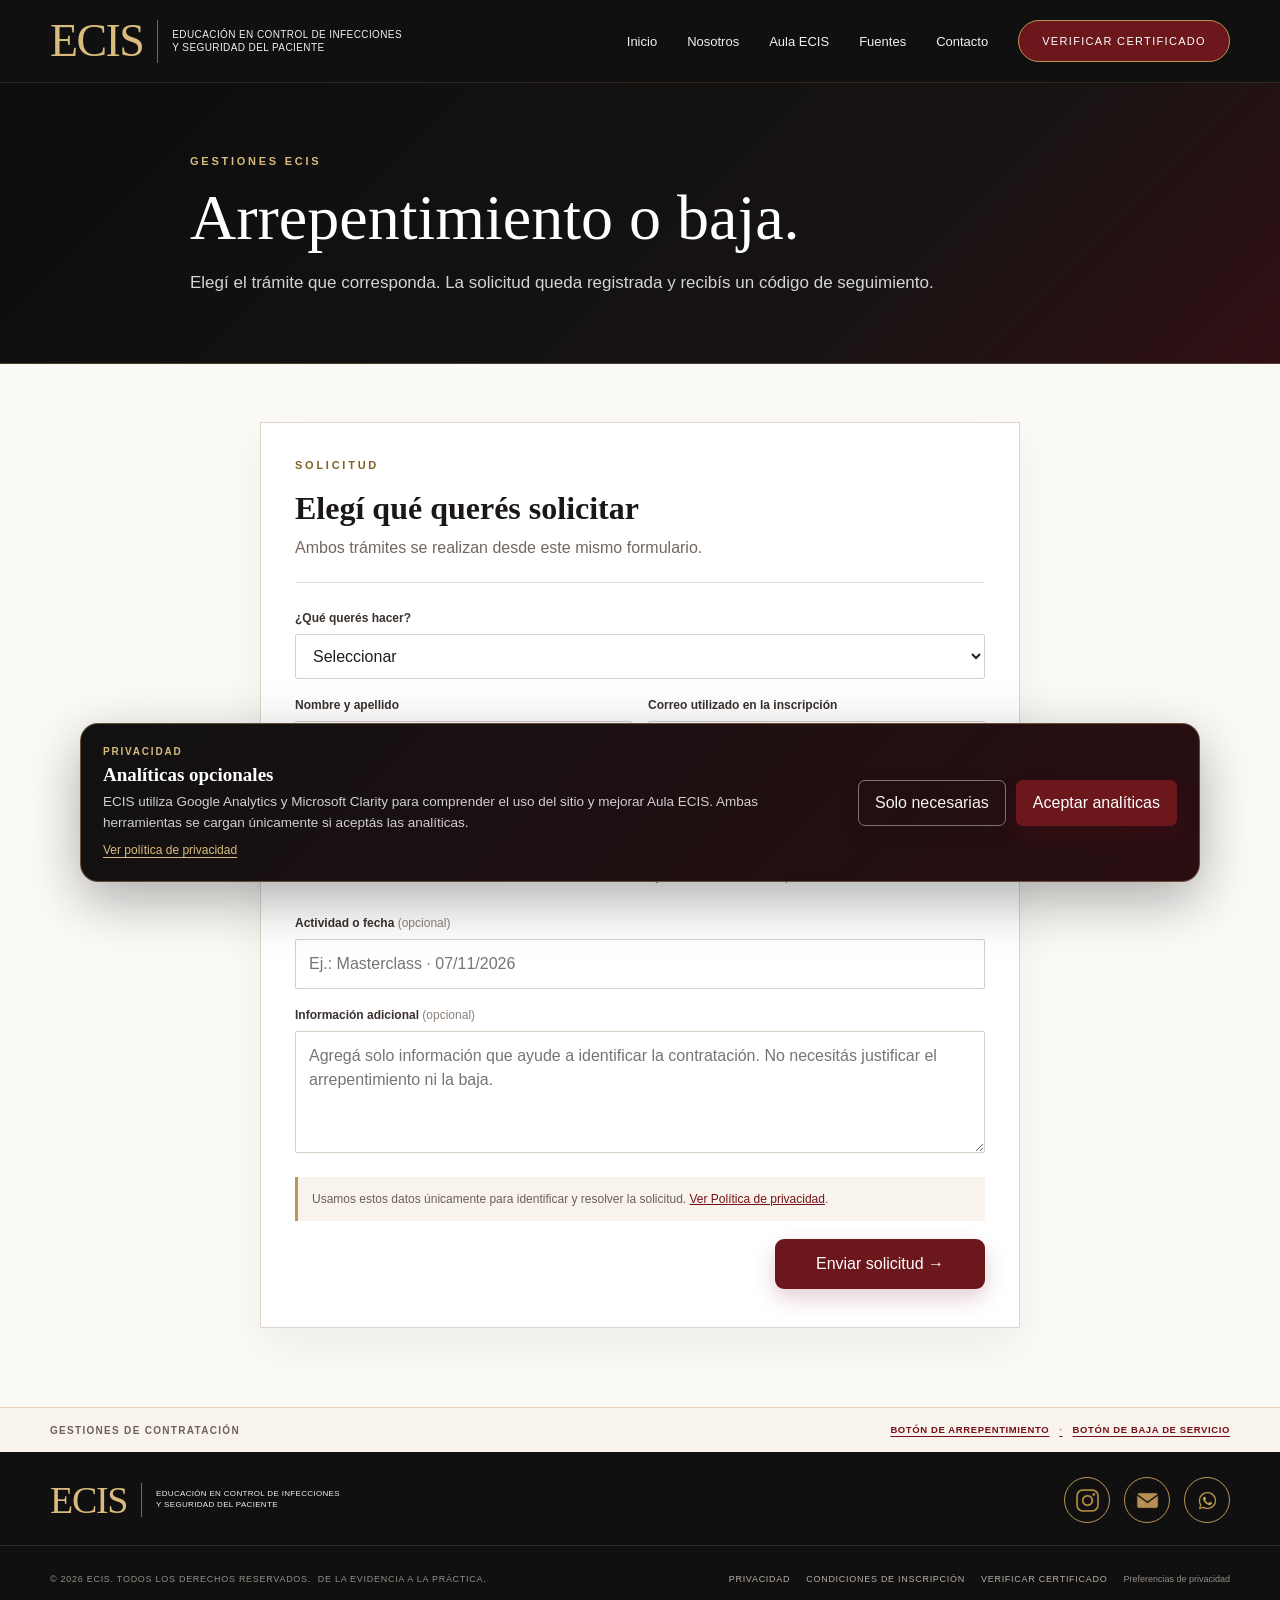
<file: gestiones.html>
<!DOCTYPE html>
<html lang="es-AR"><head>
<meta charset="utf-8"/><meta content="width=device-width, initial-scale=1" name="viewport"/>
<meta content="Gestiones ECIS para ejercer el arrepentimiento o solicitar la baja de un servicio contratado por la web." name="description"/><meta content="#0d0d0d" name="theme-color"/><meta content="noindex,follow" name="robots"/><meta content="ECIS" name="author"/>
<meta content="es_AR" property="og:locale"/><meta content="website" property="og:type"/><meta content="ECIS" property="og:site_name"/><meta content="ECIS | Gestiones" property="og:title"/><meta content="Gestiones ECIS para ejercer el arrepentimiento o solicitar la baja de un servicio contratado por la web." property="og:description"/>
<meta content="https://ecis-edu.github.io/assets/images/ecis-web-preview.png" property="og:image"/><meta content="1200" property="og:image:width"/><meta content="630" property="og:image:height"/><meta content="ECIS · Educación en Control de Infecciones y Seguridad del Paciente" property="og:image:alt"/><meta content="summary_large_image" name="twitter:card"/><meta content="https://ecis-edu.github.io/assets/images/ecis-web-preview.png" name="twitter:image"/>
<link href="assets/images/favicon.svg" rel="icon" type="image/svg+xml"/><title>ECIS | Gestiones</title><link href="styles.css?v=20261114-1335" rel="stylesheet"/><link rel="preconnect" href="https://script.google.com" crossorigin><link rel="dns-prefetch" href="//script.google.com"></head><body>
<a class="skip-link" href="#contenido">Saltar al contenido</a><header class="site-header">
<div class="container nav-wrap">
<a aria-label="ECIS, inicio" class="brand" href="index.html"><span class="brand-mark">ECIS</span><span aria-hidden="true" class="brand-divider"></span><span class="brand-name">EDUCACIÓN EN CONTROL DE INFECCIONES<br/>Y SEGURIDAD DEL PACIENTE</span></a>
<button aria-controls="main-nav" aria-expanded="false" aria-label="Abrir menú" class="menu-toggle" type="button"><span></span><span></span><span></span></button>
<nav aria-label="Navegación principal" class="main-nav" id="main-nav"><a href="index.html">Inicio</a><a href="nosotros.html">Nosotros</a><a href="experiencias.html">Aula ECIS</a><a href="fuentes.html">Fuentes</a><a href="contacto.html">Contacto</a><a class="nav-cta" href="https://ecis-edu.github.io/ecis-verificador/" rel="noopener noreferrer" target="_blank">Verificar certificado</a></nav>
</div></header>
<main id="contenido">
<section class="management-hero"><div class="container legal-narrow"><p class="eyebrow">GESTIONES ECIS</p><h1>Arrepentimiento o baja.</h1><p>Elegí el trámite que corresponda. La solicitud queda registrada y recibís un código de seguimiento.</p></div></section>
<section class="management-section"><div class="container management-layout management-layout-single">
<article class="management-form-card">
<div class="management-form-head"><p class="eyebrow">SOLICITUD</p><h2 id="management-form-title">Elegí qué querés solicitar</h2><p id="management-form-help">Ambos trámites se realizan desde este mismo formulario.</p></div>
<form id="ecis-management-form" data-clarity-mask="true" novalidate>
<input id="management-honey" name="website" type="text" tabindex="-1" autocomplete="off" aria-hidden="true" class="form-honeypot"/>
<div class="form-group"><label for="management-type">¿Qué querés hacer?</label><select id="management-type" name="tipo" required><option value="">Seleccionar</option><option value="arrepentimiento">Dejar sin efecto una contratación reciente</option><option value="baja">Solicitar la baja del servicio</option></select></div>
<div id="management-type-explainer" class="management-type-explainer" hidden aria-live="polite"></div>
<div id="management-refund-notice" class="management-refund-notice" hidden>
<strong>¿Te devuelven el dinero?</strong>
<ul class="management-refund-rules">
<li><strong>Si pedís la baja con 24 horas o más de anticipación:</strong> reintegro del 100% de lo abonado.</li>
<li><strong>Si pedís la baja con menos de 24 horas de anticipación:</strong> no hay reintegro.</li>
<li><strong>Si la actividad ya comenzó:</strong> no hay reintegro por baja.</li>
</ul>
<p>Si estás dentro del plazo legal de arrepentimiento, ese derecho se mantiene aunque falten menos de 24 horas. En ese caso, utilizá el <a href="gestiones.html?tipo=arrepentimiento">BOTÓN DE ARREPENTIMIENTO</a>.</p>
</div>
<div class="form-grid-two"><div class="form-group"><label for="management-name">Nombre y apellido</label><input id="management-name" name="nombre" type="text" maxlength="160" autocomplete="name" required/></div><div class="form-group"><label for="management-email">Correo utilizado en la inscripción</label><input id="management-email" name="email" type="email" maxlength="180" autocomplete="email" required/></div></div>
<div class="form-grid-two"><div class="form-group"><label for="management-code">N.º de inscripción ECIS <span class="field-optional">(si lo tenés)</span></label><input id="management-code" name="codigoInscripcion" type="text" maxlength="30" placeholder="ECIS-26-00001" autocomplete="off"/></div><div class="form-group"><label for="management-document">Documento <span class="field-optional">(opcional)</span></label><input id="management-document" name="documento" type="text" maxlength="40" autocomplete="off"/><p class="form-help">Ayuda a identificar tu inscripción si no recordás el número.</p></div></div>
<div class="form-group"><label for="management-activity">Actividad o fecha <span class="field-optional">(opcional)</span></label><input id="management-activity" name="actividad" type="text" maxlength="220" placeholder="Ej.: Masterclass · 07/11/2026"/></div>
<div class="form-group"><label for="management-comment">Información adicional <span class="field-optional">(opcional)</span></label><textarea id="management-comment" name="comentario" rows="4" maxlength="1200" placeholder="Agregá solo información que ayude a identificar la contratación. No necesitás justificar el arrepentimiento ni la baja."></textarea></div>
<div class="management-privacy-note">Usamos estos datos únicamente para identificar y resolver la solicitud. <a href="privacidad.html" target="_blank" rel="noopener noreferrer">Ver Política de privacidad</a>.</div>
<p id="management-error" class="checkout-error" role="alert" hidden></p>
<button id="management-submit" class="button button-primary checkout-primary" type="submit">Enviar solicitud →</button>
</form>
<div id="management-success" class="management-success" hidden role="status" aria-live="polite"><p class="eyebrow">SOLICITUD RECIBIDA</p><h2 id="management-success-title">Tu gestión quedó registrada.</h2><p id="management-email-status">Guardá este código. También enviaremos una constancia al correo informado.</p><div class="management-code" id="management-result-code"></div><button class="button registration-secondary" id="management-copy-code" type="button">Copiar código</button><p class="management-success-note" id="management-success-note">La recepción es automática. ECIS procesa la solicitud y te informa la resolución por correo.</p><a class="button button-outline" href="index.html">Volver a Inicio</a></div>
<iframe id="ecis-management-frame" name="ecis-management-frame" title="Gestión ECIS" hidden></iframe>
<form id="ecis-management-post" method="POST" target="ecis-management-frame" hidden><input id="ecis-management-payload" name="payload" type="hidden"/></form>
</article>
</div></section>
</main>
<div class="legal-access-strip legal-access-strip--footer" aria-label="Gestiones de contratación">
<div class="container legal-access-strip__inner">
<span class="legal-access-strip__label">Gestiones de contratación</span>
<div class="legal-access-strip__links">
<a class="legal-access-link" href="gestiones.html?tipo=arrepentimiento">BOTÓN DE ARREPENTIMIENTO</a>
<a class="legal-access-link" href="gestiones.html?tipo=baja">BOTÓN DE BAJA DE SERVICIO</a>
</div>
</div>
</div><footer class="site-footer">
<div class="footer-main"><div class="container footer-grid">
<div class="brand footer-brand"><span class="brand-mark">ECIS</span><span aria-hidden="true" class="brand-divider"></span><span class="brand-name">EDUCACIÓN EN CONTROL DE INFECCIONES<br/>Y SEGURIDAD DEL PACIENTE</span></div>
<div class="footer-social"><a aria-label="Instagram" href="https://www.instagram.com/ecis_edu/?hl=es-la" rel="noopener noreferrer" target="_blank"><img alt="" aria-hidden="true" class="social-icon" decoding="async" height="21" loading="lazy" src="assets/images/iconoinstagram.png" width="21"/></a><a aria-label="Correo electrónico" href="mailto:ecis.ar.edu@gmail.com"><img alt="" aria-hidden="true" class="social-icon" decoding="async" height="21" loading="lazy" src="assets/images/iconomail.png" width="21"/></a><a aria-label="WhatsApp" href="https://wa.me/5491173445804?text=Hola%20ECIS%2C%20quisiera%20realizar%20una%20consulta." rel="noopener noreferrer" target="_blank"><img alt="" aria-hidden="true" class="social-icon" decoding="async" height="21" loading="lazy" src="assets/images/iconowsp.png" width="21"/></a></div>
</div></div>
<div class="footer-bottom"><div class="container footer-bottom-inner">
<div class="footer-identity"><span>© <span id="year"></span> ECIS. Todos los derechos reservados.</span><span class="footer-motto">De la evidencia a la práctica.</span></div>
<nav aria-label="Información legal" class="footer-links"><a href="privacidad.html">Privacidad</a><a href="condiciones.html">Condiciones de inscripción</a><a href="https://ecis-edu.github.io/ecis-verificador/" rel="noopener noreferrer" target="_blank">Verificar certificado</a></nav>
</div></div>
</footer>
<script defer src="consent.js?v=20261114-1335"></script><script defer src="site.js?v=20261114-1335"></script><script defer src="gestiones.js?v=20261114-1335"></script>
</body></html>
</file>
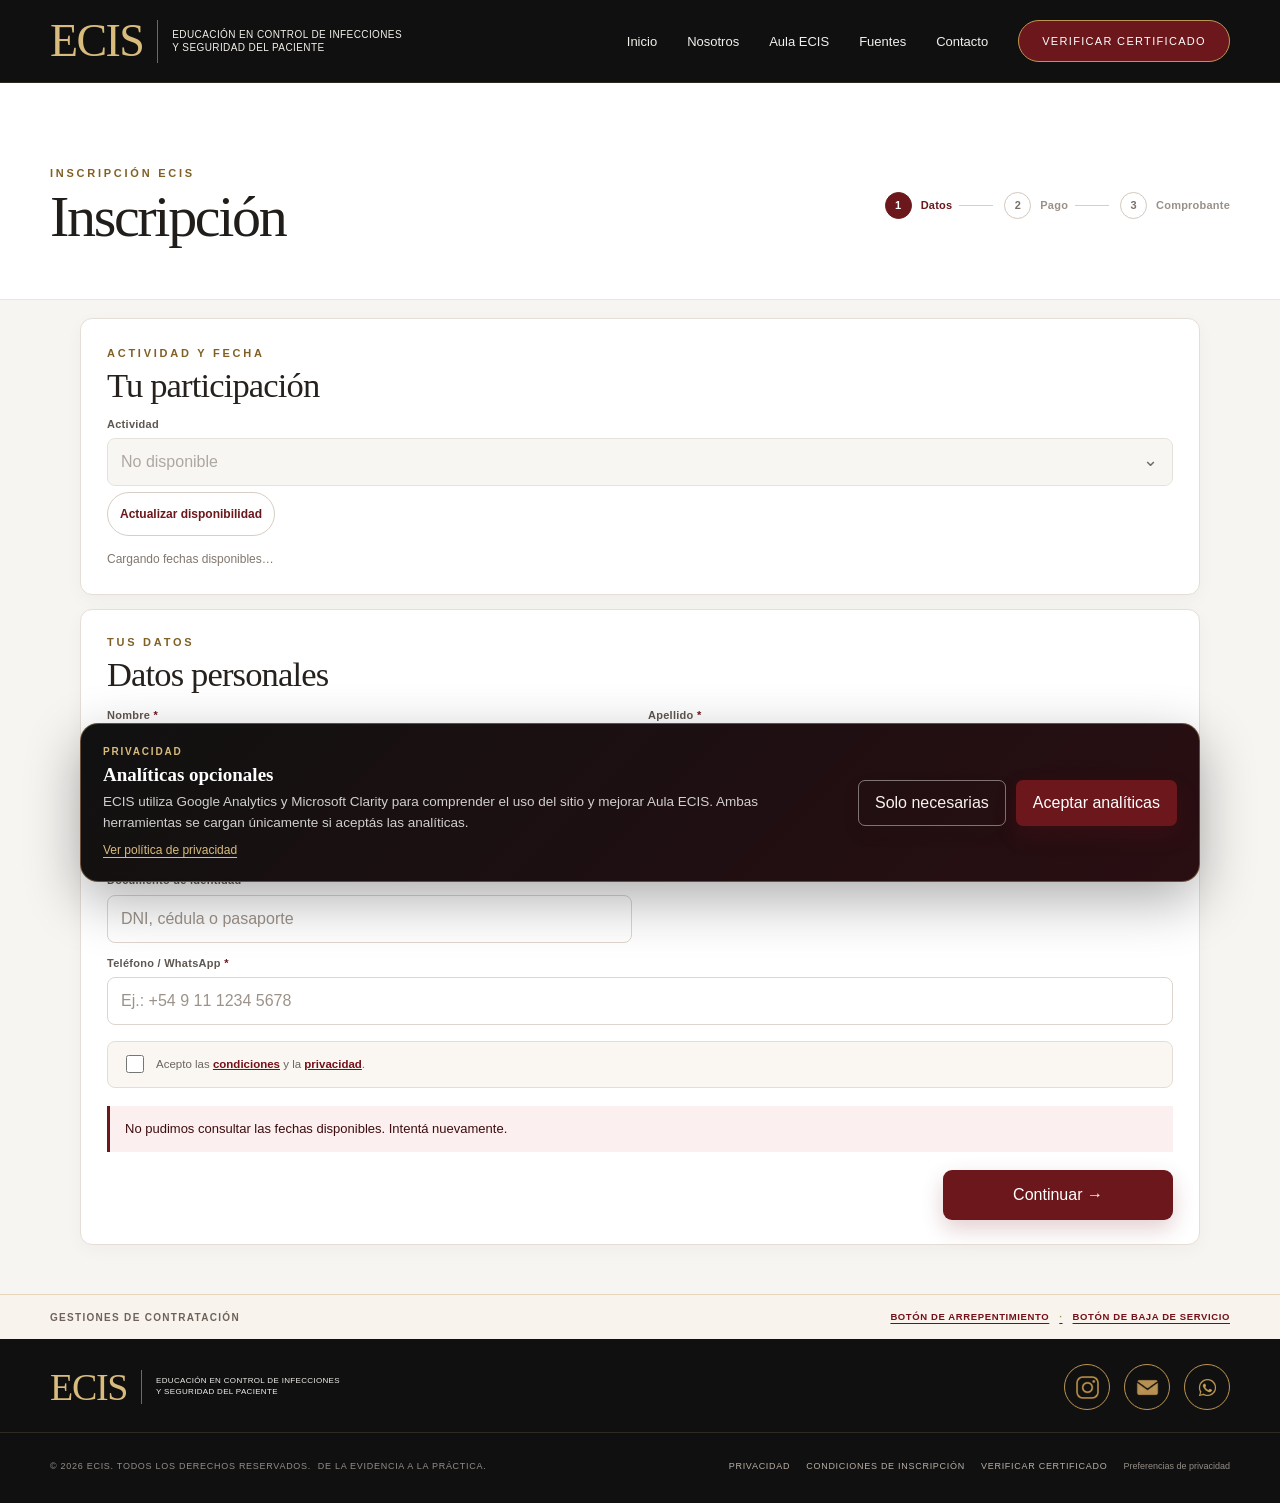
<file: inscripcion.html>
<!DOCTYPE html>

<html lang="es-AR">
<head>
<meta charset="utf-8"/>
<meta content="width=device-width, initial-scale=1" name="viewport"/>
<meta content="Inscripción a experiencias ECIS." name="description"/>
<meta content="#0d0d0d" name="theme-color"/>
<meta content="noindex,follow" name="robots"/>
<meta content="ECIS" name="author"/>
<meta content="es_AR" property="og:locale"/>
<meta content="website" property="og:type"/>
<meta content="ECIS" property="og:site_name"/>
<meta content="ECIS | Inscripción" property="og:title"/>
<meta content="Completá tus datos para iniciar una inscripción en ECIS." property="og:description"/>
<meta content="https://ecis-edu.github.io/assets/images/ecis-web-preview.png" property="og:image"/><meta content="1200" property="og:image:width"/><meta content="630" property="og:image:height"/><meta content="ECIS · Educación en Control de Infecciones y Seguridad del Paciente" property="og:image:alt"/><meta content="summary_large_image" name="twitter:card"/><meta content="https://ecis-edu.github.io/assets/images/ecis-web-preview.png" name="twitter:image"/>
<link href="assets/images/favicon.svg" rel="icon" type="image/svg+xml"/>
<title>ECIS | Inscripción</title>
<link crossorigin="anonymous" href="https://script.google.com" rel="preconnect"/><link crossorigin="anonymous" href="https://script.googleusercontent.com" rel="preconnect"/><link href="styles.css?v=20261114-1335" rel="stylesheet"/>
</head>
<body>
<a class="skip-link" href="#contenido">Saltar al contenido</a>
<header class="site-header">
<div class="container nav-wrap">
<a aria-label="ECIS, inicio" class="brand" href="index.html">
<span class="brand-mark">ECIS</span>
<span aria-hidden="true" class="brand-divider"></span>
<span class="brand-name">EDUCACIÓN EN CONTROL DE INFECCIONES<br/>Y SEGURIDAD DEL PACIENTE</span>
</a>
<button aria-controls="main-nav" aria-expanded="false" aria-label="Abrir menú" class="menu-toggle" type="button"><span></span><span></span><span></span></button>
<nav aria-label="Navegación principal" class="main-nav" id="main-nav">
<a href="index.html">Inicio</a>
<a href="nosotros.html">Nosotros</a>
<a href="experiencias.html">Aula ECIS</a>
<a href="fuentes.html">Fuentes</a>
<a href="contacto.html">Contacto</a>
<a class="nav-cta" href="https://ecis-edu.github.io/ecis-verificador/" rel="noopener noreferrer" target="_blank">Verificar certificado</a>
</nav>
</div>
</header>
<main class="checkout-page" id="contenido">
<section class="checkout-intro">
<div class="container checkout-intro-inner">
<div>
<p class="eyebrow">INSCRIPCIÓN ECIS</p>
<h1>Inscripción</h1>
</div>
<ol aria-label="Progreso de inscripción" class="checkout-progress">
<li class="is-current"><span>1</span><strong>Datos</strong></li>
<li><span>2</span><strong>Pago</strong></li>
<li><span>3</span><strong>Comprobante</strong></li>
</ol>
</div>
</section>
<section class="checkout-section">
<div class="container checkout-narrow">
<article class="checkout-card enrollment-choice-card" id="inscripcion-form">
<div class="checkout-card-head checkout-card-head-simple">
<div>
<p class="eyebrow">ACTIVIDAD Y FECHA</p>
<h2 id="enrollment-choice-title">Tu participación</h2>

</div>
</div>
<div class="checkout-field checkout-field-full" id="experience-selector-wrap">
<label for="enroll-experience">Actividad</label>
<div class="checkout-select-wrap">
<select disabled="" id="enroll-experience" name="experienciaId" required="">
<option value="">Cargando actividades…</option>
</select>
</div>
<button class="checkout-retry" hidden="" id="experience-retry" type="button">Actualizar disponibilidad</button>
</div>
<div class="selected-experience-summary" hidden="" id="selected-experience-summary"></div>
<div aria-live="polite" class="edition-picker" id="edition-picker">
<p class="edition-picker-placeholder">Cargando fechas disponibles…</p>
</div>
<p class="checkout-field-help" id="experience-help"></p>
</article>
<article class="checkout-card">
<div class="checkout-card-head checkout-card-head-simple">
<div>
<p class="eyebrow">TUS DATOS</p>
<h2>Datos personales</h2>
</div>
</div>
<form data-clarity-mask="true" class="checkout-form" id="ecis-enrollment-form" novalidate="">
<div class="checkout-form-grid">
<div class="checkout-field">
<label for="enroll-name">Nombre <span aria-hidden="true">*</span></label>
<input autocomplete="given-name" id="enroll-name" inputmode="text" maxlength="60" minlength="2" name="nombre" pattern="[A-Za-zÀ-ÖØ-öø-ÿĀ-ž'’ -]{2,60}" placeholder="Nombre" required="" type="text"/>
</div>
<div class="checkout-field">
<label for="enroll-last-name">Apellido <span aria-hidden="true">*</span></label>
<input autocomplete="family-name" id="enroll-last-name" inputmode="text" maxlength="60" minlength="2" name="apellido" pattern="[A-Za-zÀ-ÖØ-öø-ÿĀ-ž'’ -]{2,60}" placeholder="Apellido" required="" type="text"/>
</div>
<div class="checkout-field">
<label for="enroll-email">Correo electrónico <span aria-hidden="true">*</span></label>
<input autocomplete="email" id="enroll-email" maxlength="140" name="email" placeholder="nombre@email.com" required="" type="email"/>
</div>
<div class="checkout-field">
<label for="enroll-country">País <span aria-hidden="true">*</span></label>
<div class="checkout-select-wrap"><select id="enroll-country" name="pais" required>
<option value="Argentina" selected>Argentina</option><option value="Bolivia">Bolivia</option><option value="Brasil">Brasil</option><option value="Chile">Chile</option><option value="Colombia">Colombia</option><option value="Costa Rica">Costa Rica</option><option value="Cuba">Cuba</option><option value="Ecuador">Ecuador</option><option value="El Salvador">El Salvador</option><option value="Guatemala">Guatemala</option><option value="Honduras">Honduras</option><option value="México">México</option><option value="Nicaragua">Nicaragua</option><option value="Panamá">Panamá</option><option value="Paraguay">Paraguay</option><option value="Perú">Perú</option><option value="República Dominicana">República Dominicana</option><option value="Uruguay">Uruguay</option><option value="Venezuela">Venezuela</option><option value="Otro">Otro</option>
</select></div>
</div>
<div class="checkout-field">
<label for="enroll-document">Documento de identidad <span aria-hidden="true">*</span></label>
<input autocomplete="off" id="enroll-document" inputmode="text" maxlength="30" minlength="4" name="documento" placeholder="DNI, cédula o pasaporte" required="" type="text"/>
</div>
<div class="checkout-field checkout-field-full">
<label for="enroll-phone">Teléfono / WhatsApp <span aria-hidden="true">*</span></label>
<input autocomplete="tel" id="enroll-phone" inputmode="tel" maxlength="30" name="telefono" placeholder="Ej.: +54 9 11 1234 5678" required="" type="tel"/>
</div>
</div>
<div class="checkout-legal-acceptance">
<label class="legal-check" for="enroll-legal-acceptance"><input id="enroll-legal-acceptance" name="aceptacionLegal" type="checkbox" required=""/><span>Acepto las <a href="condiciones.html" target="_blank" rel="noopener noreferrer">condiciones</a> y la <a href="privacidad.html" target="_blank" rel="noopener noreferrer">privacidad</a>.</span></label>
</div>
<p class="checkout-info" hidden="" id="enrollment-status" role="status"></p>
<p class="checkout-error" hidden="" id="enrollment-error" role="alert"></p>
<button class="button button-primary checkout-primary" id="enrollment-submit" type="submit">Continuar →</button>
</form>
</article>
<noscript><p class="noscript-note">Activá JavaScript en tu navegador para completar la inscripción.</p></noscript>
<iframe hidden="" id="ecis-registration-frame" name="ecis-registration-frame" title="Registro ECIS"></iframe>
<form data-clarity-mask="true" hidden="" id="ecis-registration-post" method="POST" target="ecis-registration-frame">
<input id="ecis-registration-payload" name="payload" type="hidden"/>
</form>
</div>
</section>
</main>
<div class="legal-access-strip legal-access-strip--footer" aria-label="Gestiones de contratación">
<div class="container legal-access-strip__inner">
<span class="legal-access-strip__label">Gestiones de contratación</span>
<div class="legal-access-strip__links">
<a class="legal-access-link" href="gestiones.html?tipo=arrepentimiento">BOTÓN DE ARREPENTIMIENTO</a>
<a class="legal-access-link" href="gestiones.html?tipo=baja">BOTÓN DE BAJA DE SERVICIO</a>
</div>
</div>
</div><footer class="site-footer">
<div class="footer-main"><div class="container footer-grid">
<div class="brand footer-brand"><span class="brand-mark">ECIS</span><span aria-hidden="true" class="brand-divider"></span><span class="brand-name">EDUCACIÓN EN CONTROL DE INFECCIONES<br/>Y SEGURIDAD DEL PACIENTE</span></div>
<div class="footer-social"><a aria-label="Instagram" href="https://www.instagram.com/ecis_edu/?hl=es-la" rel="noopener noreferrer" target="_blank"><img alt="" aria-hidden="true" class="social-icon" decoding="async" height="21" loading="lazy" src="assets/images/iconoinstagram.png" width="21"/></a><a aria-label="Correo electrónico" href="mailto:ecis.ar.edu@gmail.com"><img alt="" aria-hidden="true" class="social-icon" decoding="async" height="21" loading="lazy" src="assets/images/iconomail.png" width="21"/></a><a aria-label="WhatsApp" href="https://wa.me/5491173445804?text=Hola%20ECIS%2C%20quisiera%20realizar%20una%20consulta." rel="noopener noreferrer" target="_blank"><img alt="" aria-hidden="true" class="social-icon" decoding="async" height="21" loading="lazy" src="assets/images/iconowsp.png" width="21"/></a></div>
</div></div>
<div class="footer-bottom"><div class="container footer-bottom-inner">
<div class="footer-identity"><span>© <span id="year"></span> ECIS. Todos los derechos reservados.</span><span class="footer-motto">De la evidencia a la práctica.</span></div>
<nav aria-label="Información legal" class="footer-links"><a href="privacidad.html">Privacidad</a><a href="condiciones.html">Condiciones de inscripción</a><a href="https://ecis-edu.github.io/ecis-verificador/" rel="noopener noreferrer" target="_blank">Verificar certificado</a></nav>
</div></div>
</footer>
<script defer="" src="consent.js?v=20261114-1335"></script><script defer="" src="script.js?v=20261114-1335"></script>
</body>
</html>
</file>
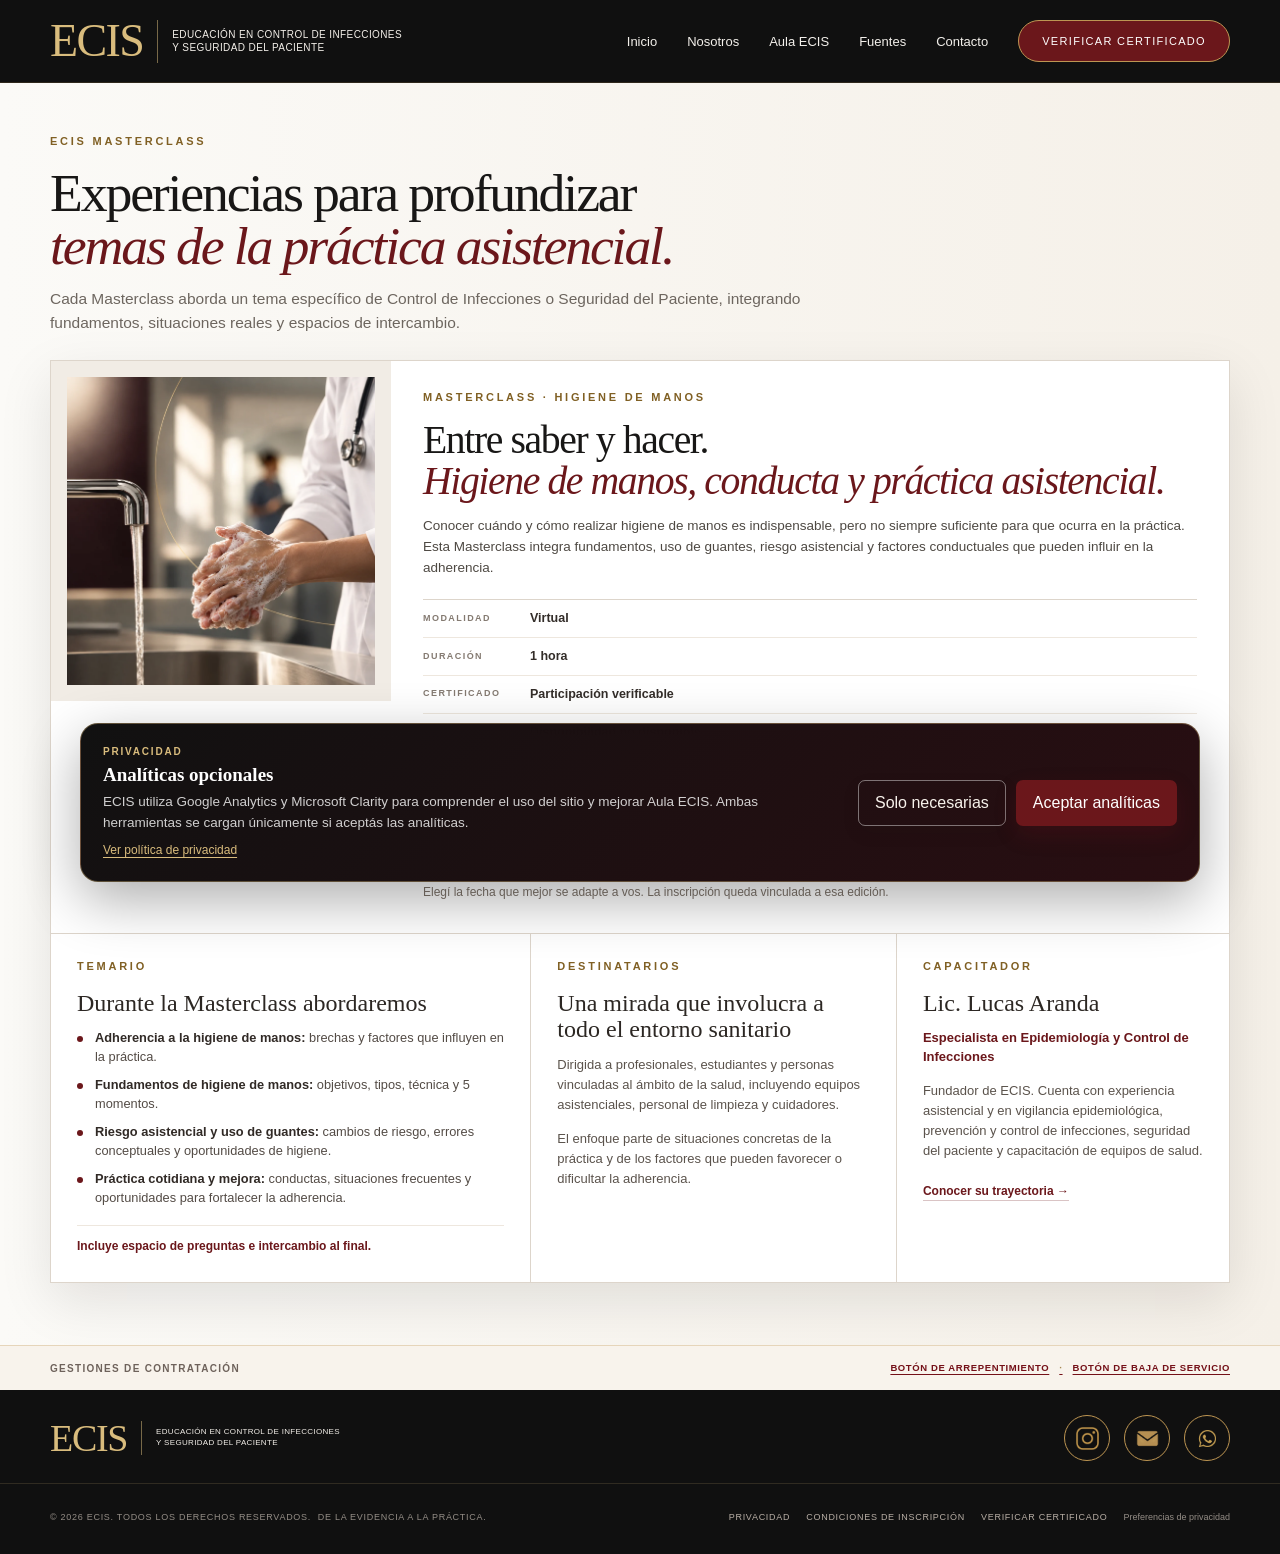
<file: masterclass.html>
<!DOCTYPE html>

<html lang="es-AR"><head>
<meta charset="utf-8"/><meta content="width=device-width, initial-scale=1" name="viewport"/>
<meta content="ECIS Masterclass: propuestas de formación para profundizar temas de Control de Infecciones y Seguridad del Paciente." name="description"/><meta content="#0d0d0d" name="theme-color"/><meta content="index,follow,max-image-preview:large" name="robots"/><meta content="ECIS" name="author"/>
<meta content="es_AR" property="og:locale"/><meta content="website" property="og:type"/><meta content="ECIS" property="og:site_name"/><meta content="ECIS | Masterclass" property="og:title"/><meta content="Masterclass ECIS: experiencias de formación sobre Control de Infecciones y Seguridad del Paciente, con enfoque aplicado a la práctica." property="og:description"/>
<meta content="https://ecis-edu.github.io/assets/images/ecis-web-preview.png" property="og:image"/><meta content="1200" property="og:image:width"/><meta content="630" property="og:image:height"/><meta content="ECIS · Educación en Control de Infecciones y Seguridad del Paciente" property="og:image:alt"/><meta content="summary_large_image" name="twitter:card"/><meta content="https://ecis-edu.github.io/assets/images/ecis-web-preview.png" name="twitter:image"/>
<link href="assets/images/favicon.svg" rel="icon" type="image/svg+xml"/><title>ECIS | Masterclass</title><link crossorigin="anonymous" href="https://script.google.com" rel="preconnect"/><link crossorigin="anonymous" href="https://script.googleusercontent.com" rel="preconnect"/><link href="styles.css?v=20261114-1335" rel="stylesheet"/><script>
window.__ecisExperiencesPrefetchPromise = new Promise(function(resolve,reject){
  try {
    var existing = null;
    try {
      existing = JSON.parse(localStorage.getItem('ecis_experiences_cache_v8') || 'null');
      if (existing && Array.isArray(existing.items) && existing.items.length && Date.now() - Number(existing.savedAt || 0) < 21600000) {
        window.__ecisExperiencesPrefetch = existing.items;
      }
    } catch(e) {}
    var callbackName = 'ecisPrefetch_' + Date.now();
    var script = document.createElement('script');
    var settled = false;
    var finish = function(items){
      if (settled) return;
      settled = true;
      try { delete window[callbackName]; } catch (_) { window[callbackName] = undefined; }
      script.remove();
      if (Array.isArray(items) && items.length) {
        window.__ecisExperiencesPrefetch = items;
        try { localStorage.setItem('ecis_experiences_cache_v8', JSON.stringify({ savedAt: Date.now(), items: items })); } catch(e) {}
        resolve(items);
      } else {
        resolve(null);
      }
    };
    window[callbackName] = function(data){
      if (!data || data.resultado !== 'ok' || !Array.isArray(data.experiencias)) { finish(null); return; }
      finish(data.experiencias);
    };
    script.onerror = function(){ finish(null); };
    script.async = true;
    script.src = 'https://script.google.com/macros/s/AKfycbwm5voUlP5k02F-bNalKUkUknY2SvKe6PVpgOivqn8z0zKPKHNzGmII0UNxJLfljTkp/exec?accion=experiencias&callback=' + encodeURIComponent(callbackName) + '&_=' + Date.now();
    document.head.appendChild(script);
    setTimeout(function(){ finish(null); }, 5000);
  } catch (error) { reject(error); }
});
</script>
</head><body>
<a class="skip-link" href="#contenido">Saltar al contenido</a><header class="site-header">
<div class="container nav-wrap">
<a aria-label="ECIS, inicio" class="brand" href="index.html">
<span class="brand-mark">ECIS</span>
<span aria-hidden="true" class="brand-divider"></span>
<span class="brand-name">EDUCACIÓN EN CONTROL DE INFECCIONES<br/>Y SEGURIDAD DEL PACIENTE</span>
</a>
<button aria-controls="main-nav" aria-expanded="false" aria-label="Abrir menú" class="menu-toggle" type="button"><span></span><span></span><span></span></button>
<nav aria-label="Navegación principal" class="main-nav" id="main-nav">
<a href="index.html">Inicio</a>
<a href="nosotros.html">Nosotros</a>
<a href="experiencias.html">Aula ECIS</a>
<a href="fuentes.html">Fuentes</a>
<a href="contacto.html">Contacto</a>
<a class="nav-cta" href="https://ecis-edu.github.io/ecis-verificador/" rel="noopener noreferrer" target="_blank">Verificar certificado</a>
</nav>
</div>
</header><main id="contenido">
<section class="masterclass-catalog"><div class="container">
<div class="masterclass-catalog-head"><p class="eyebrow">ECIS MASTERCLASS</p><h1>Experiencias para profundizar <span>temas de la práctica asistencial.</span></h1><p>Cada Masterclass aborda un tema específico de Control de Infecciones o Seguridad del Paciente, integrando fundamentos, situaciones reales y espacios de intercambio.</p></div>
<div class="masterclass-feature-list">
<article class="masterclass-feature-card">
<div class="masterclass-feature-top">
<div class="masterclass-feature-image"><img alt="Profesional de la salud realizando higiene de manos" decoding="async" fetchpriority="high" height="1254" loading="eager" src="assets/images/mas-alla-lavado-manos.webp" width="1254"/></div>
<div class="masterclass-feature-main"><p class="eyebrow">MASTERCLASS · HIGIENE DE MANOS</p><h2>Entre saber y hacer. <span>Higiene de manos, conducta y práctica asistencial.</span></h2><p class="masterclass-card-copy">Conocer cuándo y cómo realizar higiene de manos es indispensable, pero no siempre suficiente para que ocurra en la práctica. Esta Masterclass integra fundamentos, uso de guantes, riesgo asistencial y factores conductuales que pueden influir en la adherencia.</p>
<div aria-label="Información de la experiencia" class="masterclass-meta masterclass-meta-feature">
<div class="masterclass-meta-item"><span>Modalidad</span><strong>Virtual</strong></div>
<div class="masterclass-meta-item"><span>Duración</span><strong>1 hora</strong></div>
<div class="masterclass-meta-item"><span>Certificado</span><strong>Participación verificable</strong></div>
<div class="masterclass-meta-item"><span>Fechas</span><strong id="hm001-date-count">Cargando…</strong></div>
<div class="masterclass-meta-item"><span>Valor</span><strong id="hm001-price">Cargando…</strong></div>
</div>
<div aria-live="polite" class="course-editions" data-experience-id="HM001" id="hm001-editions"><p class="course-editions-loading">Cargando próximas fechas…</p></div>
<p class="course-editions-note" id="hm001-editions-note">Elegí la fecha que mejor se adapte a vos. La inscripción queda vinculada a esa edición.</p>
</div></div>
<div class="masterclass-detail-grid">
<section class="masterclass-detail-block"><p class="eyebrow">TEMARIO</p><h3>Durante la Masterclass abordaremos</h3><ul class="masterclass-topic-list"><li><strong>Adherencia a la higiene de manos:</strong> brechas y factores que influyen en la práctica.</li><li><strong>Fundamentos de higiene de manos:</strong> objetivos, tipos, técnica y 5 momentos.</li><li><strong>Riesgo asistencial y uso de guantes:</strong> cambios de riesgo, errores conceptuales y oportunidades de higiene.</li><li><strong>Práctica cotidiana y mejora:</strong> conductas, situaciones frecuentes y oportunidades para fortalecer la adherencia.</li></ul><p class="masterclass-detail-note">Incluye espacio de preguntas e intercambio al final.</p></section>
<section class="masterclass-detail-block"><p class="eyebrow">DESTINATARIOS</p><h3>Una mirada que involucra a todo el entorno sanitario</h3><p>Dirigida a profesionales, estudiantes y personas vinculadas al ámbito de la salud, incluyendo equipos asistenciales, personal de limpieza y cuidadores.</p><p>El enfoque parte de situaciones concretas de la práctica y de los factores que pueden favorecer o dificultar la adherencia.</p></section>
<section class="masterclass-detail-block masterclass-speaker"><p class="eyebrow">CAPACITADOR</p><h3>Lic. Lucas Aranda</h3><p class="masterclass-speaker-role">Especialista en Epidemiología y Control de Infecciones</p><p>Fundador de ECIS. Cuenta con experiencia asistencial y en vigilancia epidemiológica, prevención y control de infecciones, seguridad del paciente y capacitación de equipos de salud.</p><a class="text-link" href="nosotros.html">Conocer su trayectoria →</a></section>
</div>
</article>
</div>
</div></section>
</main><div class="legal-access-strip legal-access-strip--footer" aria-label="Gestiones de contratación">
<div class="container legal-access-strip__inner">
<span class="legal-access-strip__label">Gestiones de contratación</span>
<div class="legal-access-strip__links">
<a class="legal-access-link" href="gestiones.html?tipo=arrepentimiento">BOTÓN DE ARREPENTIMIENTO</a>
<a class="legal-access-link" href="gestiones.html?tipo=baja">BOTÓN DE BAJA DE SERVICIO</a>
</div>
</div>
</div><footer class="site-footer">
<div class="footer-main"><div class="container footer-grid">
<div class="brand footer-brand"><span class="brand-mark">ECIS</span><span aria-hidden="true" class="brand-divider"></span><span class="brand-name">EDUCACIÓN EN CONTROL DE INFECCIONES<br/>Y SEGURIDAD DEL PACIENTE</span></div>
<div class="footer-social"><a aria-label="Instagram" href="https://www.instagram.com/ecis_edu/?hl=es-la" rel="noopener noreferrer" target="_blank"><img alt="" aria-hidden="true" class="social-icon" decoding="async" height="21" loading="lazy" src="assets/images/iconoinstagram.png" width="21"/></a><a aria-label="Correo electrónico" href="mailto:ecis.ar.edu@gmail.com"><img alt="" aria-hidden="true" class="social-icon" decoding="async" height="21" loading="lazy" src="assets/images/iconomail.png" width="21"/></a><a aria-label="WhatsApp" href="https://wa.me/5491173445804?text=Hola%20ECIS%2C%20quisiera%20realizar%20una%20consulta." rel="noopener noreferrer" target="_blank"><img alt="" aria-hidden="true" class="social-icon" decoding="async" height="21" loading="lazy" src="assets/images/iconowsp.png" width="21"/></a></div>
</div></div>
<div class="footer-bottom"><div class="container footer-bottom-inner">
<div class="footer-identity"><span>© <span id="year"></span> ECIS. Todos los derechos reservados.</span><span class="footer-motto">De la evidencia a la práctica.</span></div>
<nav aria-label="Información legal" class="footer-links"><a href="privacidad.html">Privacidad</a><a href="condiciones.html">Condiciones de inscripción</a><a href="https://ecis-edu.github.io/ecis-verificador/" rel="noopener noreferrer" target="_blank">Verificar certificado</a></nav>
</div></div>
</footer><script defer="" src="consent.js?v=20261114-1335"></script><script defer="" src="script.js?v=20261114-1335"></script></body></html>
</file>
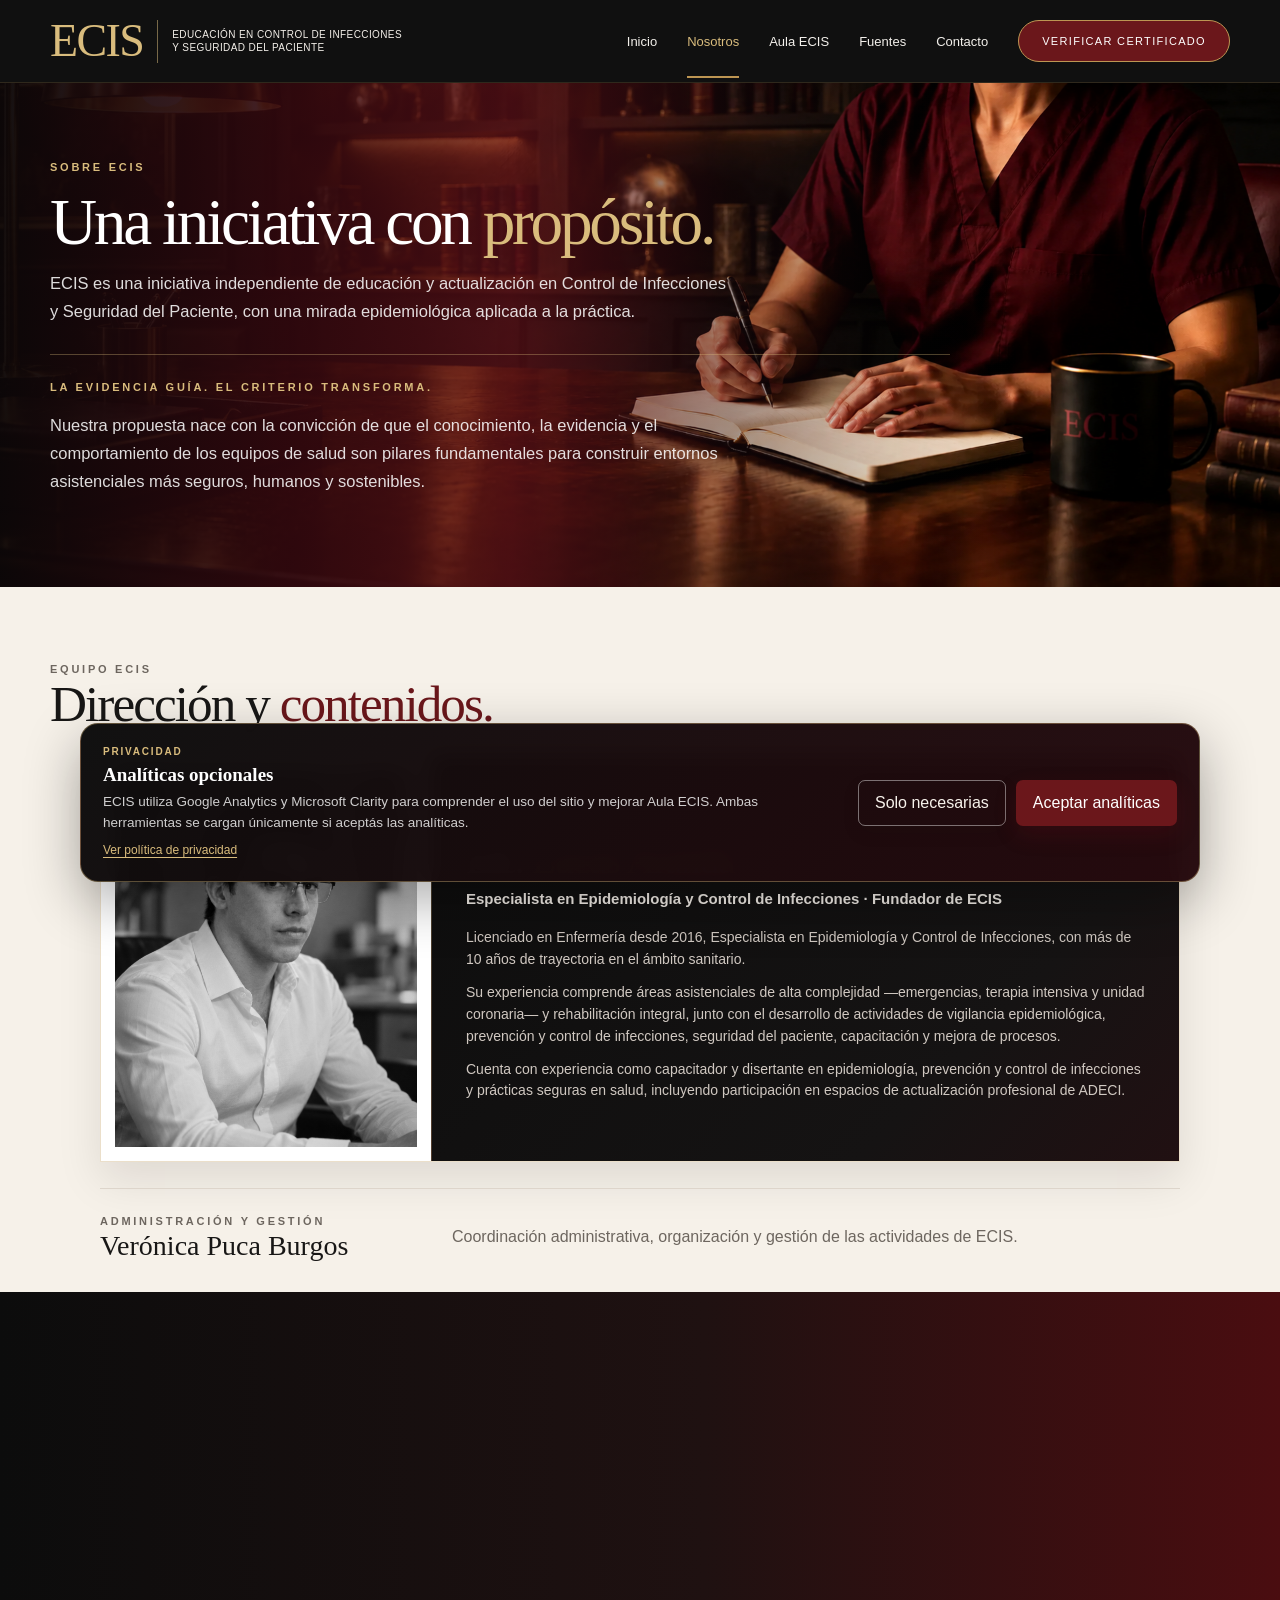
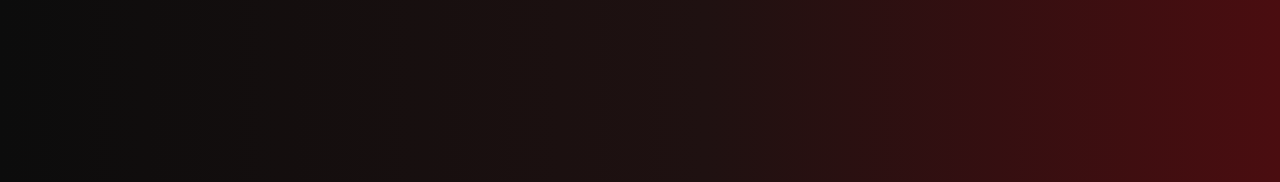
<file: nosotros.html>
<!DOCTYPE html>

<html lang="es-AR"><head>
<meta charset="utf-8"/><meta content="width=device-width, initial-scale=1" name="viewport"/>
<meta content="Qué es ECIS, su propuesta, el equipo y la filosofía que orienta su trabajo." name="description"/><meta content="#0d0d0d" name="theme-color"/><meta content="index,follow,max-image-preview:large" name="robots"/><meta content="ECIS" name="author"/>
<meta content="es_AR" property="og:locale"/><meta content="website" property="og:type"/><meta content="ECIS" property="og:site_name"/><meta content="ECIS | Sobre ECIS" property="og:title"/><meta content="Qué es ECIS, su propuesta, el equipo y la filosofía que orienta su trabajo." property="og:description"/>
<meta content="https://ecis-edu.github.io/assets/images/ecis-web-preview.png" property="og:image"/><meta content="1200" property="og:image:width"/><meta content="630" property="og:image:height"/><meta content="ECIS · Educación en Control de Infecciones y Seguridad del Paciente" property="og:image:alt"/><meta content="summary_large_image" name="twitter:card"/><meta content="https://ecis-edu.github.io/assets/images/ecis-web-preview.png" name="twitter:image"/>
<link href="assets/images/favicon.svg" rel="icon" type="image/svg+xml"/><title>ECIS | Sobre ECIS</title><link as="image" fetchpriority="high" href="assets/images/nosotros-banner.webp" rel="preload"/><link href="styles.css?v=20261114-1335" rel="stylesheet"/></head><body>
<a class="skip-link" href="#contenido">Saltar al contenido</a><header class="site-header">
<div class="container nav-wrap">
<a aria-label="ECIS, inicio" class="brand" href="index.html">
<span class="brand-mark">ECIS</span>
<span aria-hidden="true" class="brand-divider"></span>
<span class="brand-name">EDUCACIÓN EN CONTROL DE INFECCIONES<br/>Y SEGURIDAD DEL PACIENTE</span>
</a>
<button aria-controls="main-nav" aria-expanded="false" aria-label="Abrir menú" class="menu-toggle" type="button"><span></span><span></span><span></span></button>
<nav aria-label="Navegación principal" class="main-nav" id="main-nav">
<a href="index.html">Inicio</a>
<a href="nosotros.html">Nosotros</a>
<a href="experiencias.html">Aula ECIS</a>
<a href="fuentes.html">Fuentes</a>
<a href="contacto.html">Contacto</a>
<a class="nav-cta" href="https://ecis-edu.github.io/ecis-verificador/" rel="noopener noreferrer" target="_blank">Verificar certificado</a>
</nav>
</div>
</header><main id="contenido">
<section class="page-banner page-banner-about page-banner-dark"><div class="container"><div class="page-banner-content about-banner-content">
<p class="eyebrow">SOBRE ECIS</p><h1 class="display-title">Una iniciativa con <span class="burgundy">propósito.</span></h1>
<p>ECIS es una iniciativa independiente de educación y actualización en Control de Infecciones y Seguridad del Paciente, con una mirada epidemiológica aplicada a la práctica.</p>
<div class="about-subblock"><p class="eyebrow">LA EVIDENCIA GUÍA. EL CRITERIO TRANSFORMA.</p><p>Nuestra propuesta nace con la convicción de que el conocimiento, la evidencia y el comportamiento de los equipos de salud son pilares fundamentales para construir entornos asistenciales más seguros, humanos y sostenibles.</p></div>
</div></div></section>
<section class="team-section"><div class="container"><div class="team-header"><div><p class="eyebrow">EQUIPO ECIS</p><h2 class="section-title">Dirección y <span class="burgundy">contenidos.</span></h2></div></div>
<div class="profile-editorial profile-founder"><div class="profile-editorial-image"><img alt="Retrato de Lucas Aranda, fundador de ECIS" decoding="async" height="1500" loading="lazy" src="assets/images/perfil-direccion.jpg" width="1200"/></div>
<div class="profile-editorial-copy"><p class="eyebrow">DIRECCIÓN Y CONTENIDOS</p><h3>Lic. <span>Lucas Aranda</span></h3><p class="profile-role">Especialista en Epidemiología y Control de Infecciones · Fundador de ECIS</p>
<p>Licenciado en Enfermería desde 2016, Especialista en Epidemiología y Control de Infecciones, con más de 10 años de trayectoria en el ámbito sanitario.</p>
<p>Su experiencia comprende áreas asistenciales de alta complejidad —emergencias, terapia intensiva y unidad coronaria— y rehabilitación integral, junto con el desarrollo de actividades de vigilancia epidemiológica, prevención y control de infecciones, seguridad del paciente, capacitación y mejora de procesos.</p>
<p>Cuenta con experiencia como capacitador y disertante en epidemiología, prevención y control de infecciones y prácticas seguras en salud, incluyendo participación en espacios de actualización profesional de ADECI.</p>
</div></div>
<div class="admin-band"><div><p class="eyebrow">ADMINISTRACIÓN Y GESTIÓN</p><h3>Verónica Puca Burgos</h3></div><p>Coordinación administrativa, organización y gestión de las actividades de ECIS.</p></div>
</div></section>
<section class="philosophy-band"><div class="container philosophy-grid"><div><p class="eyebrow">EL CENTRO DE ECIS</p><h2>Nuestra filosofía</h2></div><blockquote>“La práctica segura comienza mucho antes de la acción: comienza cuando comprendemos por qué hacemos lo que hacemos.”</blockquote></div></section>
</main><div class="legal-access-strip legal-access-strip--footer" aria-label="Gestiones de contratación">
<div class="container legal-access-strip__inner">
<span class="legal-access-strip__label">Gestiones de contratación</span>
<div class="legal-access-strip__links">
<a class="legal-access-link" href="gestiones.html?tipo=arrepentimiento">BOTÓN DE ARREPENTIMIENTO</a>
<a class="legal-access-link" href="gestiones.html?tipo=baja">BOTÓN DE BAJA DE SERVICIO</a>
</div>
</div>
</div><footer class="site-footer">
<div class="footer-main"><div class="container footer-grid">
<div class="brand footer-brand"><span class="brand-mark">ECIS</span><span aria-hidden="true" class="brand-divider"></span><span class="brand-name">EDUCACIÓN EN CONTROL DE INFECCIONES<br/>Y SEGURIDAD DEL PACIENTE</span></div>
<div class="footer-social"><a aria-label="Instagram" href="https://www.instagram.com/ecis_edu/?hl=es-la" rel="noopener noreferrer" target="_blank"><img alt="" aria-hidden="true" class="social-icon" decoding="async" height="21" loading="lazy" src="assets/images/iconoinstagram.png" width="21"/></a><a aria-label="Correo electrónico" href="mailto:ecis.ar.edu@gmail.com"><img alt="" aria-hidden="true" class="social-icon" decoding="async" height="21" loading="lazy" src="assets/images/iconomail.png" width="21"/></a><a aria-label="WhatsApp" href="https://wa.me/5491173445804?text=Hola%20ECIS%2C%20quisiera%20realizar%20una%20consulta." rel="noopener noreferrer" target="_blank"><img alt="" aria-hidden="true" class="social-icon" decoding="async" height="21" loading="lazy" src="assets/images/iconowsp.png" width="21"/></a></div>
</div></div>
<div class="footer-bottom"><div class="container footer-bottom-inner">
<div class="footer-identity"><span>© <span id="year"></span> ECIS. Todos los derechos reservados.</span><span class="footer-motto">De la evidencia a la práctica.</span></div>
<nav aria-label="Información legal" class="footer-links"><a href="privacidad.html">Privacidad</a><a href="condiciones.html">Condiciones de inscripción</a><a href="https://ecis-edu.github.io/ecis-verificador/" rel="noopener noreferrer" target="_blank">Verificar certificado</a></nav>
</div></div>
</footer><script defer="" src="consent.js?v=20261114-1335"></script><script defer="" src="site.js?v=20261114-1335"></script></body></html>
</file>
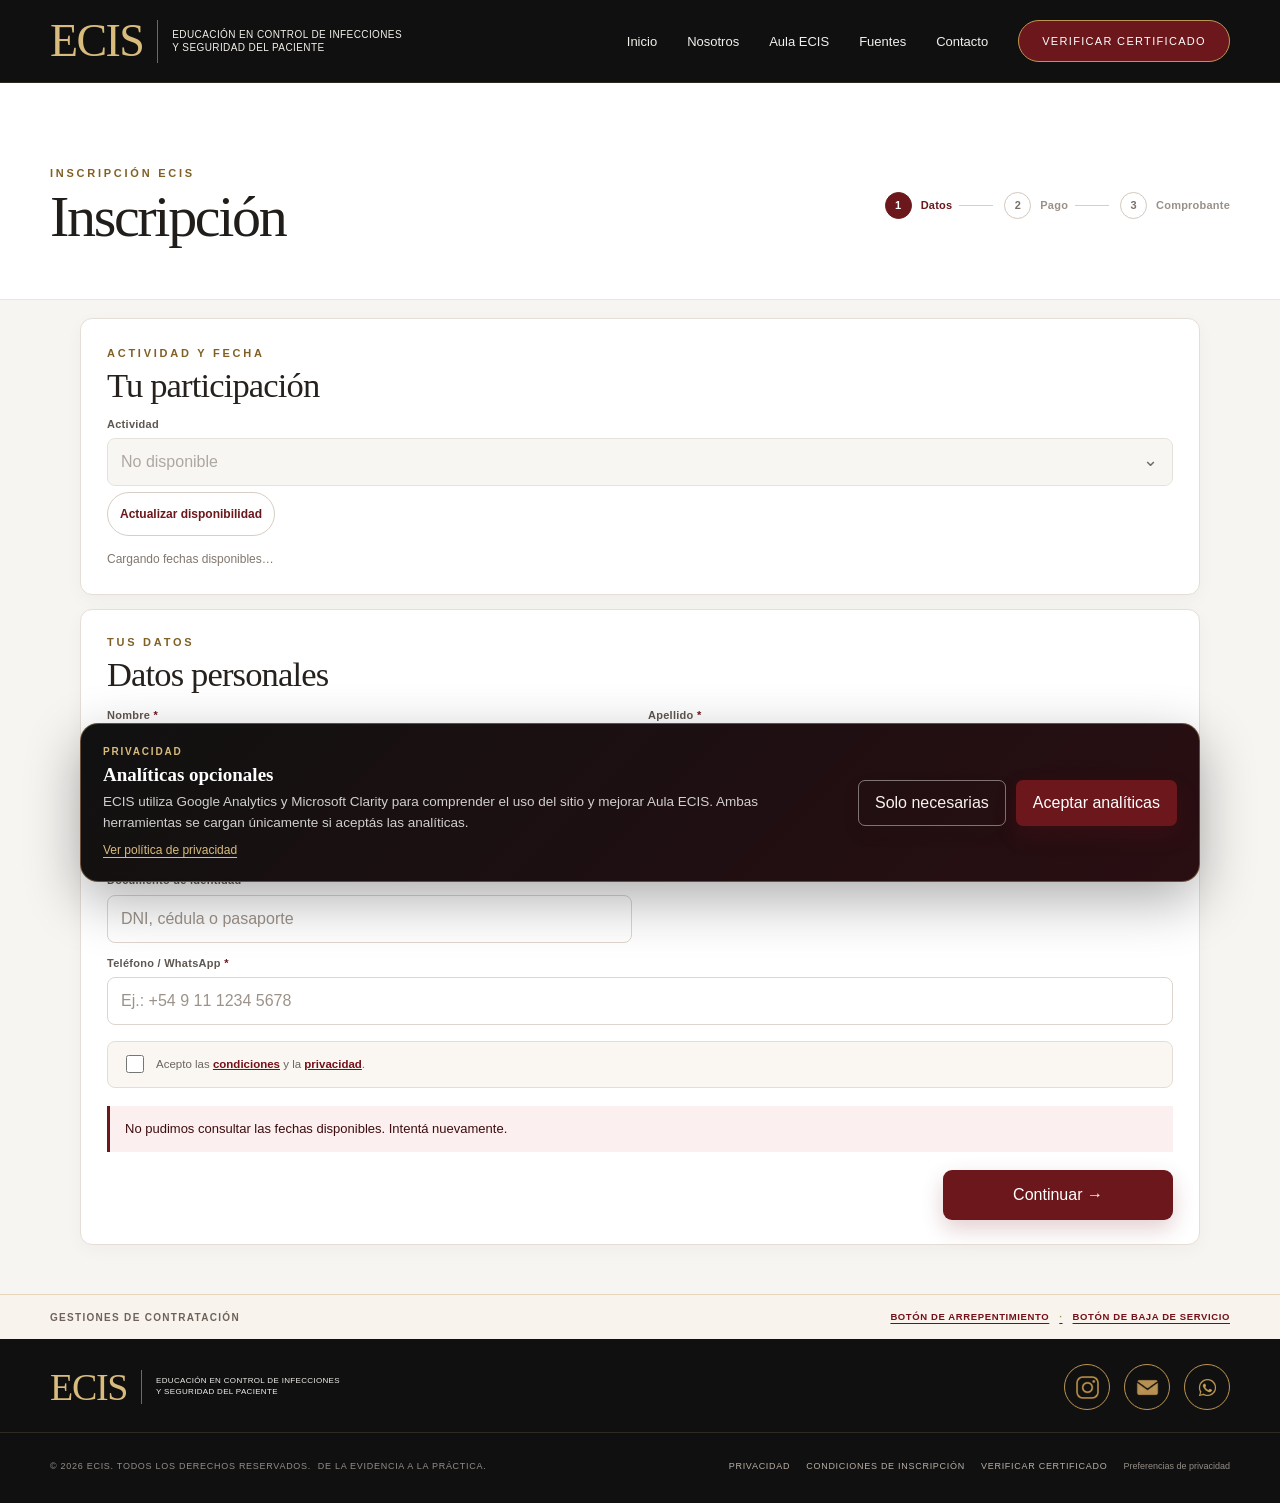
<file: pago.html>
<!DOCTYPE html>

<html lang="es-AR">
<head>
<meta charset="utf-8"/>
<meta content="width=device-width, initial-scale=1" name="viewport"/>
<meta content="Pago y envío de comprobante para inscripciones ECIS." name="description"/>
<meta content="#0d0d0d" name="theme-color"/>
<meta content="noindex,follow" name="robots"/>
<meta content="ECIS" name="author"/>
<meta content="https://ecis-edu.github.io/assets/images/ecis-web-preview.png" property="og:image"/><meta content="1200" property="og:image:width"/><meta content="630" property="og:image:height"/><meta content="ECIS · Educación en Control de Infecciones y Seguridad del Paciente" property="og:image:alt"/><meta content="summary_large_image" name="twitter:card"/><meta content="https://ecis-edu.github.io/assets/images/ecis-web-preview.png" name="twitter:image"/>
<link href="assets/images/favicon.svg" rel="icon" type="image/svg+xml"/>
<title>ECIS | Pago</title>
<link crossorigin="anonymous" href="https://script.google.com" rel="preconnect"/><link crossorigin="anonymous" href="https://script.googleusercontent.com" rel="preconnect"/><link href="styles.css?v=20261114-1335" rel="stylesheet"/>
</head>
<body>
<a class="skip-link" href="#contenido">Saltar al contenido</a>
<header class="site-header">
<div class="container nav-wrap">
<a aria-label="ECIS, inicio" class="brand" href="index.html">
<span class="brand-mark">ECIS</span>
<span aria-hidden="true" class="brand-divider"></span>
<span class="brand-name">EDUCACIÓN EN CONTROL DE INFECCIONES<br/>Y SEGURIDAD DEL PACIENTE</span>
</a>
<button aria-controls="main-nav" aria-expanded="false" aria-label="Abrir menú" class="menu-toggle" type="button"><span></span><span></span><span></span></button>
<nav aria-label="Navegación principal" class="main-nav" id="main-nav">
<a href="index.html">Inicio</a>
<a href="nosotros.html">Nosotros</a>
<a href="experiencias.html">Aula ECIS</a>
<a href="fuentes.html">Fuentes</a>
<a href="contacto.html">Contacto</a>
<a class="nav-cta" href="https://ecis-edu.github.io/ecis-verificador/" rel="noopener noreferrer" target="_blank">Verificar certificado</a>
</nav>
</div>
</header>
<main class="checkout-page" id="contenido">
<section class="checkout-intro">
<div class="container checkout-intro-inner">
<div>
<p class="eyebrow">INSCRIPCIÓN ECIS</p>
<h1>Pago</h1>
</div>
<ol aria-label="Progreso de inscripción" class="checkout-progress">
<li class="is-complete"><span>1</span><strong>Datos</strong></li>
<li class="is-current" id="progress-payment"><span>2</span><strong>Pago</strong></li>
<li id="progress-proof"><span>3</span><strong>Comprobante</strong></li>
</ol>
</div>
</section>
<section class="checkout-section">
<div class="container checkout-narrow">
<div class="checkout-card payment-loading-card" id="payment-loading">
<h2>Cargando datos…</h2>

</div>
<article class="checkout-card payment-status-card" hidden="" id="payment-status-card">
<p class="eyebrow">ESTADO DE INSCRIPCIÓN</p>
<h2 id="payment-status-title">Tu inscripción</h2>
<p id="payment-status-text"></p>
<a class="button registration-secondary" href="experiencias.html">Volver a Aula ECIS</a>
</article>
<div class="payment-flow-layout" hidden="" id="payment-flow">
<article class="checkout-card registration-code-card checkout-card-compact">
<div>
<p class="eyebrow">TU N.º DE INSCRIPCIÓN ECIS</p>
<div class="registration-code-row">
<strong class="final-registration-code" id="payment-registration-code">ECIS-26-00000</strong>
<button class="copy-code-button" id="copy-payment-code" type="button">Copiar</button>
</div>

</div>
</article>
<article class="checkout-card checkout-review-card checkout-card-compact">
<div class="checkout-card-head">
<div><p class="eyebrow">RESUMEN</p><h2>Inscripción</h2></div>
<a class="checkout-edit" href="inscripcion.html" id="payment-edit">Editar</a>
</div>
<div class="checkout-summary checkout-summary-compact" id="payment-summary"></div>
</article>
<article class="checkout-card checkout-payment-card checkout-card-compact" id="payment-method-card">
<div class="checkout-card-head checkout-card-head-simple">
<div><p class="eyebrow">MEDIO DE PAGO</p><h2>Elegí cómo pagar</h2></div>
</div>
<div class="payment-action-grid payment-action-grid-minimal">
<button class="payment-action-card payment-action-card-minimal" id="choose-transfer" type="button">
<img class="payment-method-icon payment-method-icon-transfer" src="assets/images/icono-transferencia.webp" alt="" aria-hidden="true" width="56" height="56"/>
<strong>Transferencia</strong>
<span aria-hidden="true" class="payment-action-arrow">→</span>
</button>
<button class="payment-action-card payment-action-card-minimal payment-action-card-mp" id="choose-mp" type="button">
<img class="mp-brand-logo" src="assets/images/mercado-pago-logo.webp" alt="Mercado Pago" width="170" height="54"/>
<span aria-hidden="true" class="payment-action-arrow">→</span>
</button>
</div>
<div class="checkout-amount-row"><span>Importe</span><strong id="payment-amount">—</strong></div>
<div class="payment-support-note" role="note">
<p>¿Necesitás pagar con otra billetera o desde el exterior?</p>
<a class="button button-primary button-primary-soft payment-support-button" href="https://wa.me/5491173445804?text=Hola%20ECIS%2C%20quisiera%20consultar%20por%20otras%20billeteras%20o%20medios%20de%20pago%20para%20el%20exterior." rel="noopener noreferrer" target="_blank">Consultar por WhatsApp →</a>
</div>
</article>
<article class="checkout-card transfer-checkout" hidden="" id="transfer-checkout">
<div class="checkout-card-head checkout-card-head-simple payment-title-row"><img class="payment-title-icon-image" src="assets/images/icono-transferencia.webp" alt="" aria-hidden="true" width="58" height="58"/><div><p class="eyebrow">TRANSFERENCIA</p><h2>Datos de pago</h2></div></div>
<div class="transfer-simple-grid">
<div><span>Billetera</span><strong>Ualá</strong></div>
<div><span>Titular</span><strong>Lucas Aranda Amarilla</strong></div>
<div class="transfer-alias-row"><span>Alias</span><strong>lucas.eci</strong><button id="copy-transfer-alias" type="button">Copiar</button></div>
<div><span>Importe</span><strong id="transfer-amount">—</strong></div>
</div>
<div class="proof-inline-block">
<p><strong>Comprobante</strong></p>
<div class="success-contact-actions">
<a class="button button-primary" href="#" id="transfer-whatsapp-proof" rel="noopener noreferrer" target="_blank">WhatsApp →</a>
<a class="button registration-secondary" href="#" id="transfer-email-proof">Correo →</a>
</div>
<p class="proof-step-help">Después de pagar, enviá el comprobante por WhatsApp o correo. Así podemos identificar el pago y confirmar tu inscripción.</p>
<div class="proof-finish" data-proof-finish hidden><a class="button registration-secondary" href="index.html">Volver al inicio</a></div>
</div>
<button class="checkout-step-back" data-payment-back="" type="button">← Cambiar medio</button>
</article>
<article class="checkout-card mp-redirect-checkout" hidden="" id="mp-checkout">
<div class="checkout-card-head checkout-card-head-simple mp-title-row"><img class="mp-header-logo" src="assets/images/mercado-pago-logo.webp" alt="Mercado Pago" width="190" height="60"/></div>
<div class="mp-checkout-summary"><div><span>Importe</span><strong id="mp-checkout-amount">—</strong></div><div><span>Código ECIS</span><strong id="mp-checkout-code">—</strong></div></div>
<div class="mp-hybrid-layout" id="mp-hybrid-options"><div class="mp-hybrid-action"><a class="button button-primary checkout-primary mp-redirect-button" href="#" id="mp-redirect-button" rel="noopener noreferrer" target="_blank">Pagar con Mercado Pago →</a></div>
<div aria-label="Código QR para pagar con Mercado Pago" class="mp-hybrid-qr" id="mp-qr-container"><img alt="Código QR del link de pago de Mercado Pago" decoding="async" height="220" id="mp-qr-image" loading="lazy" src="assets/images/mercadopago-link-qr.png" width="220"/><strong>Escanear QR</strong><button class="button registration-secondary mp-qr-continue" id="mp-qr-continue" type="button">Ya pagué →</button></div></div>
<button class="checkout-step-back" data-payment-back="" type="button">← Cambiar medio</button>
</article>
<article class="checkout-card mp-confirm-checkout" hidden="" id="mp-proof-checkout">
<div class="checkout-card-head checkout-card-head-simple"><div><h2>Comprobante</h2></div></div>
<div class="success-contact-actions">
<a class="button button-primary" href="#" id="mp-whatsapp-proof" rel="noopener noreferrer" target="_blank">WhatsApp →</a>
<a class="button registration-secondary" href="#" id="mp-email-proof">Correo →</a>
</div>
<p class="proof-step-help">Después de pagar, enviá el comprobante por WhatsApp o correo. Así podemos identificar el pago y confirmar tu inscripción.</p>
<div class="proof-finish" data-proof-finish hidden><a class="button registration-secondary" href="index.html">Volver al inicio</a></div>
<button class="checkout-step-back" data-payment-back="" type="button">← Cambiar medio</button>
</article>
</div>
<p class="checkout-error" hidden="" id="payment-load-error" role="alert"></p>
<noscript><p class="noscript-note">Activá JavaScript en tu navegador para completar la inscripción.</p></noscript>
<iframe hidden="" id="ecis-registration-frame" name="ecis-registration-frame" title="Registro ECIS"></iframe>
<form data-clarity-mask="true" hidden="" id="ecis-registration-post" method="POST" target="ecis-registration-frame">
<input id="ecis-registration-payload" name="payload" type="hidden"/>
</form>
</div>
</section>
</main>
<div class="legal-access-strip legal-access-strip--footer" aria-label="Gestiones de contratación">
<div class="container legal-access-strip__inner">
<span class="legal-access-strip__label">Gestiones de contratación</span>
<div class="legal-access-strip__links">
<a class="legal-access-link" href="gestiones.html?tipo=arrepentimiento">BOTÓN DE ARREPENTIMIENTO</a>
<a class="legal-access-link" href="gestiones.html?tipo=baja">BOTÓN DE BAJA DE SERVICIO</a>
</div>
</div>
</div><footer class="site-footer">
<div class="footer-main"><div class="container footer-grid">
<div class="brand footer-brand"><span class="brand-mark">ECIS</span><span aria-hidden="true" class="brand-divider"></span><span class="brand-name">EDUCACIÓN EN CONTROL DE INFECCIONES<br/>Y SEGURIDAD DEL PACIENTE</span></div>
<div class="footer-social"><a aria-label="Instagram" href="https://www.instagram.com/ecis_edu/?hl=es-la" rel="noopener noreferrer" target="_blank"><img alt="" aria-hidden="true" class="social-icon" decoding="async" height="21" loading="lazy" src="assets/images/iconoinstagram.png" width="21"/></a><a aria-label="Correo electrónico" href="mailto:ecis.ar.edu@gmail.com"><img alt="" aria-hidden="true" class="social-icon" decoding="async" height="21" loading="lazy" src="assets/images/iconomail.png" width="21"/></a><a aria-label="WhatsApp" href="https://wa.me/5491173445804?text=Hola%20ECIS%2C%20quisiera%20realizar%20una%20consulta." rel="noopener noreferrer" target="_blank"><img alt="" aria-hidden="true" class="social-icon" decoding="async" height="21" loading="lazy" src="assets/images/iconowsp.png" width="21"/></a></div>
</div></div>
<div class="footer-bottom"><div class="container footer-bottom-inner">
<div class="footer-identity"><span>© <span id="year"></span> ECIS. Todos los derechos reservados.</span><span class="footer-motto">De la evidencia a la práctica.</span></div>
<nav aria-label="Información legal" class="footer-links"><a href="privacidad.html">Privacidad</a><a href="condiciones.html">Condiciones de inscripción</a><a href="https://ecis-edu.github.io/ecis-verificador/" rel="noopener noreferrer" target="_blank">Verificar certificado</a></nav>
</div></div>
</footer>
<script defer="" src="consent.js?v=20261114-1335"></script><script defer="" src="script.js?v=20261114-1335"></script>
</body>
</html>
</file>
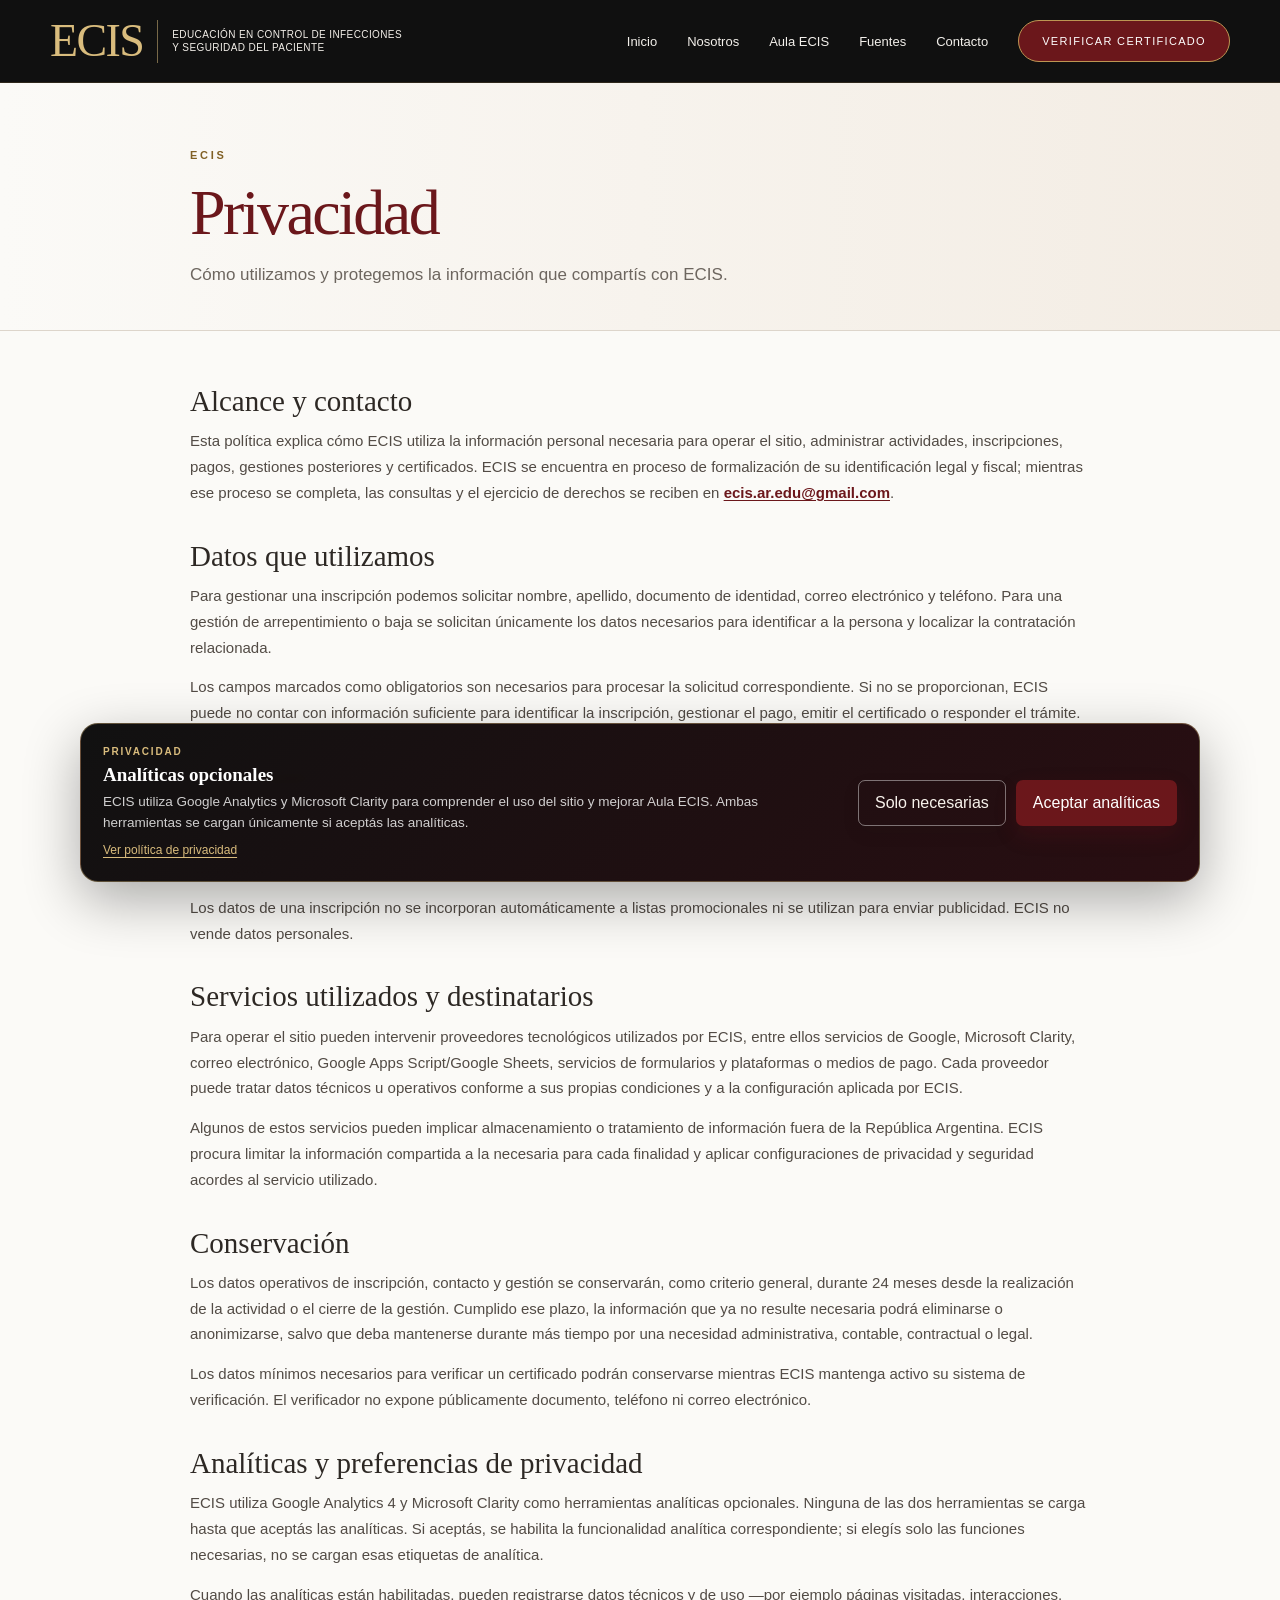
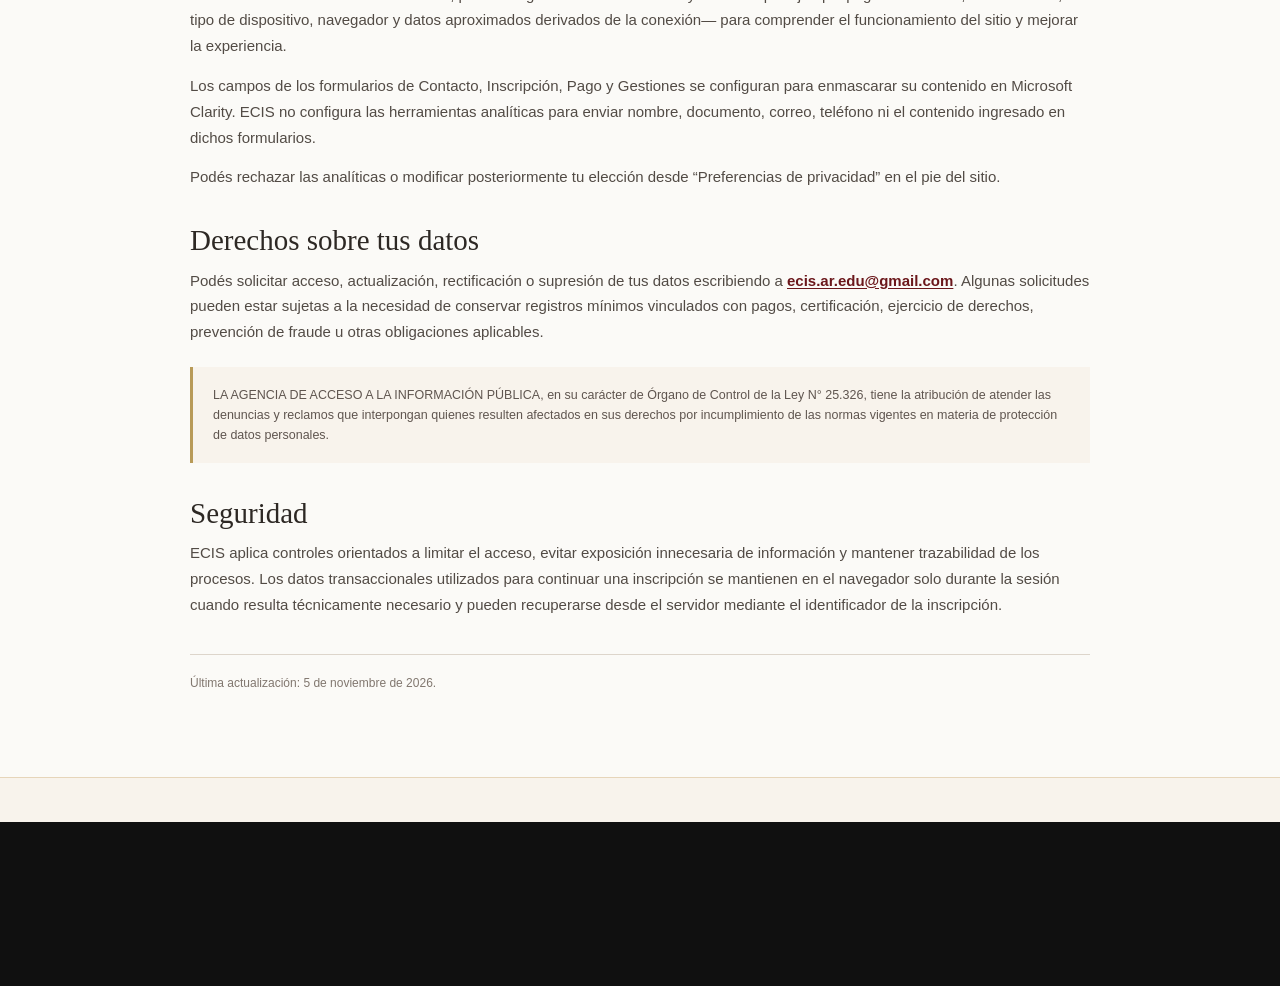
<file: privacidad.html>
<!DOCTYPE html>

<html lang="es-AR"><head>
<meta charset="utf-8"/><meta content="width=device-width, initial-scale=1" name="viewport"/>
<meta content="Política de privacidad de ECIS para inscripciones, pagos, comunicaciones y certificación." name="description"/><meta content="#0d0d0d" name="theme-color"/><meta content="noindex,follow" name="robots"/><meta content="ECIS" name="author"/>
<meta content="es_AR" property="og:locale"/><meta content="website" property="og:type"/><meta content="ECIS" property="og:site_name"/><meta content="ECIS | Privacidad" property="og:title"/><meta content="Política de privacidad de ECIS para inscripciones, pagos, comunicaciones y certificación." property="og:description"/>
<meta content="https://ecis-edu.github.io/assets/images/ecis-web-preview.png" property="og:image"/><meta content="1200" property="og:image:width"/><meta content="630" property="og:image:height"/><meta content="ECIS · Educación en Control de Infecciones y Seguridad del Paciente" property="og:image:alt"/><meta content="summary_large_image" name="twitter:card"/><meta content="https://ecis-edu.github.io/assets/images/ecis-web-preview.png" name="twitter:image"/>
<link href="assets/images/favicon.svg" rel="icon" type="image/svg+xml"/><title>ECIS | Privacidad</title><link href="styles.css?v=20261114-1335" rel="stylesheet"/></head><body>
<a class="skip-link" href="#contenido">Saltar al contenido</a><header class="site-header">
<div class="container nav-wrap">
<a aria-label="ECIS, inicio" class="brand" href="index.html">
<span class="brand-mark">ECIS</span>
<span aria-hidden="true" class="brand-divider"></span>
<span class="brand-name">EDUCACIÓN EN CONTROL DE INFECCIONES<br/>Y SEGURIDAD DEL PACIENTE</span>
</a>
<button aria-controls="main-nav" aria-expanded="false" aria-label="Abrir menú" class="menu-toggle" type="button"><span></span><span></span><span></span></button>
<nav aria-label="Navegación principal" class="main-nav" id="main-nav">
<a href="index.html">Inicio</a>
<a href="nosotros.html">Nosotros</a>
<a href="experiencias.html">Aula ECIS</a>
<a href="fuentes.html">Fuentes</a>
<a href="contacto.html">Contacto</a>
<a class="nav-cta" href="https://ecis-edu.github.io/ecis-verificador/" rel="noopener noreferrer" target="_blank">Verificar certificado</a>
</nav>
</div>
</header><main id="contenido">
<section class="legal-hero"><div class="container legal-narrow"><p class="eyebrow">ECIS</p><h1>Privacidad</h1><p>Cómo utilizamos y protegemos la información que compartís con ECIS.</p></div></section>
<section class="legal-section"><div class="container legal-narrow legal-content">
<h2>Alcance y contacto</h2>
<p>Esta política explica cómo ECIS utiliza la información personal necesaria para operar el sitio, administrar actividades, inscripciones, pagos, gestiones posteriores y certificados. ECIS se encuentra en proceso de formalización de su identificación legal y fiscal; mientras ese proceso se completa, las consultas y el ejercicio de derechos se reciben en <a href="mailto:ecis.ar.edu@gmail.com">ecis.ar.edu@gmail.com</a>.</p>

<h2>Datos que utilizamos</h2>
<p>Para gestionar una inscripción podemos solicitar nombre, apellido, documento de identidad, correo electrónico y teléfono. Para una gestión de arrepentimiento o baja se solicitan únicamente los datos necesarios para identificar a la persona y localizar la contratación relacionada.</p>
<p>Los campos marcados como obligatorios son necesarios para procesar la solicitud correspondiente. Si no se proporcionan, ECIS puede no contar con información suficiente para identificar la inscripción, gestionar el pago, emitir el certificado o responder el trámite.</p>

<h2>Finalidades</h2>
<p>Los datos se utilizan para administrar inscripciones y cupos, verificar pagos, enviar comunicaciones vinculadas con la actividad, gestionar arrepentimientos, bajas o reintegros, emitir y verificar certificados, responder consultas y mantener trazabilidad administrativa.</p>
<p>Los datos de una inscripción no se incorporan automáticamente a listas promocionales ni se utilizan para enviar publicidad. ECIS no vende datos personales.</p>

<h2>Servicios utilizados y destinatarios</h2>
<p>Para operar el sitio pueden intervenir proveedores tecnológicos utilizados por ECIS, entre ellos servicios de Google, Microsoft Clarity, correo electrónico, Google Apps Script/Google Sheets, servicios de formularios y plataformas o medios de pago. Cada proveedor puede tratar datos técnicos u operativos conforme a sus propias condiciones y a la configuración aplicada por ECIS.</p>
<p>Algunos de estos servicios pueden implicar almacenamiento o tratamiento de información fuera de la República Argentina. ECIS procura limitar la información compartida a la necesaria para cada finalidad y aplicar configuraciones de privacidad y seguridad acordes al servicio utilizado.</p>

<h2>Conservación</h2>
<p>Los datos operativos de inscripción, contacto y gestión se conservarán, como criterio general, durante 24 meses desde la realización de la actividad o el cierre de la gestión. Cumplido ese plazo, la información que ya no resulte necesaria podrá eliminarse o anonimizarse, salvo que deba mantenerse durante más tiempo por una necesidad administrativa, contable, contractual o legal.</p>
<p>Los datos mínimos necesarios para verificar un certificado podrán conservarse mientras ECIS mantenga activo su sistema de verificación. El verificador no expone públicamente documento, teléfono ni correo electrónico.</p>

<h2>Analíticas y preferencias de privacidad</h2>
<p>ECIS utiliza Google Analytics 4 y Microsoft Clarity como herramientas analíticas opcionales. Ninguna de las dos herramientas se carga hasta que aceptás las analíticas. Si aceptás, se habilita la funcionalidad analítica correspondiente; si elegís solo las funciones necesarias, no se cargan esas etiquetas de analítica.</p>
<p>Cuando las analíticas están habilitadas, pueden registrarse datos técnicos y de uso —por ejemplo páginas visitadas, interacciones, tipo de dispositivo, navegador y datos aproximados derivados de la conexión— para comprender el funcionamiento del sitio y mejorar la experiencia.</p>
<p>Los campos de los formularios de Contacto, Inscripción, Pago y Gestiones se configuran para enmascarar su contenido en Microsoft Clarity. ECIS no configura las herramientas analíticas para enviar nombre, documento, correo, teléfono ni el contenido ingresado en dichos formularios.</p>
<p>Podés rechazar las analíticas o modificar posteriormente tu elección desde “Preferencias de privacidad” en el pie del sitio.</p>

<h2>Derechos sobre tus datos</h2>
<p>Podés solicitar acceso, actualización, rectificación o supresión de tus datos escribiendo a <a href="mailto:ecis.ar.edu@gmail.com">ecis.ar.edu@gmail.com</a>. Algunas solicitudes pueden estar sujetas a la necesidad de conservar registros mínimos vinculados con pagos, certificación, ejercicio de derechos, prevención de fraude u otras obligaciones aplicables.</p>
<blockquote class="legal-notice">LA AGENCIA DE ACCESO A LA INFORMACIÓN PÚBLICA, en su carácter de Órgano de Control de la Ley N° 25.326, tiene la atribución de atender las denuncias y reclamos que interpongan quienes resulten afectados en sus derechos por incumplimiento de las normas vigentes en materia de protección de datos personales.</blockquote>

<h2>Seguridad</h2>
<p>ECIS aplica controles orientados a limitar el acceso, evitar exposición innecesaria de información y mantener trazabilidad de los procesos. Los datos transaccionales utilizados para continuar una inscripción se mantienen en el navegador solo durante la sesión cuando resulta técnicamente necesario y pueden recuperarse desde el servidor mediante el identificador de la inscripción.</p>

<p class="legal-updated">Última actualización: 5 de noviembre de 2026.</p>
</div></section>
</main><div class="legal-access-strip legal-access-strip--footer" aria-label="Gestiones de contratación">
<div class="container legal-access-strip__inner">
<span class="legal-access-strip__label">Gestiones de contratación</span>
<div class="legal-access-strip__links">
<a class="legal-access-link" href="gestiones.html?tipo=arrepentimiento">BOTÓN DE ARREPENTIMIENTO</a>
<a class="legal-access-link" href="gestiones.html?tipo=baja">BOTÓN DE BAJA DE SERVICIO</a>
</div>
</div>
</div><footer class="site-footer">
<div class="footer-main"><div class="container footer-grid">
<div class="brand footer-brand"><span class="brand-mark">ECIS</span><span aria-hidden="true" class="brand-divider"></span><span class="brand-name">EDUCACIÓN EN CONTROL DE INFECCIONES<br/>Y SEGURIDAD DEL PACIENTE</span></div>
<div class="footer-social"><a aria-label="Instagram" href="https://www.instagram.com/ecis_edu/?hl=es-la" rel="noopener noreferrer" target="_blank"><img alt="" aria-hidden="true" class="social-icon" decoding="async" height="21" loading="lazy" src="assets/images/iconoinstagram.png" width="21"/></a><a aria-label="Correo electrónico" href="mailto:ecis.ar.edu@gmail.com"><img alt="" aria-hidden="true" class="social-icon" decoding="async" height="21" loading="lazy" src="assets/images/iconomail.png" width="21"/></a><a aria-label="WhatsApp" href="https://wa.me/5491173445804?text=Hola%20ECIS%2C%20quisiera%20realizar%20una%20consulta." rel="noopener noreferrer" target="_blank"><img alt="" aria-hidden="true" class="social-icon" decoding="async" height="21" loading="lazy" src="assets/images/iconowsp.png" width="21"/></a></div>
</div></div>
<div class="footer-bottom"><div class="container footer-bottom-inner">
<div class="footer-identity"><span>© <span id="year"></span> ECIS. Todos los derechos reservados.</span><span class="footer-motto">De la evidencia a la práctica.</span></div>
<nav aria-label="Información legal" class="footer-links"><a href="privacidad.html">Privacidad</a><a href="condiciones.html">Condiciones de inscripción</a><a href="https://ecis-edu.github.io/ecis-verificador/" rel="noopener noreferrer" target="_blank">Verificar certificado</a></nav>
</div></div>
</footer><script defer="" src="consent.js?v=20261114-1335"></script><script defer="" src="site.js?v=20261114-1335"></script></body></html>
</file>
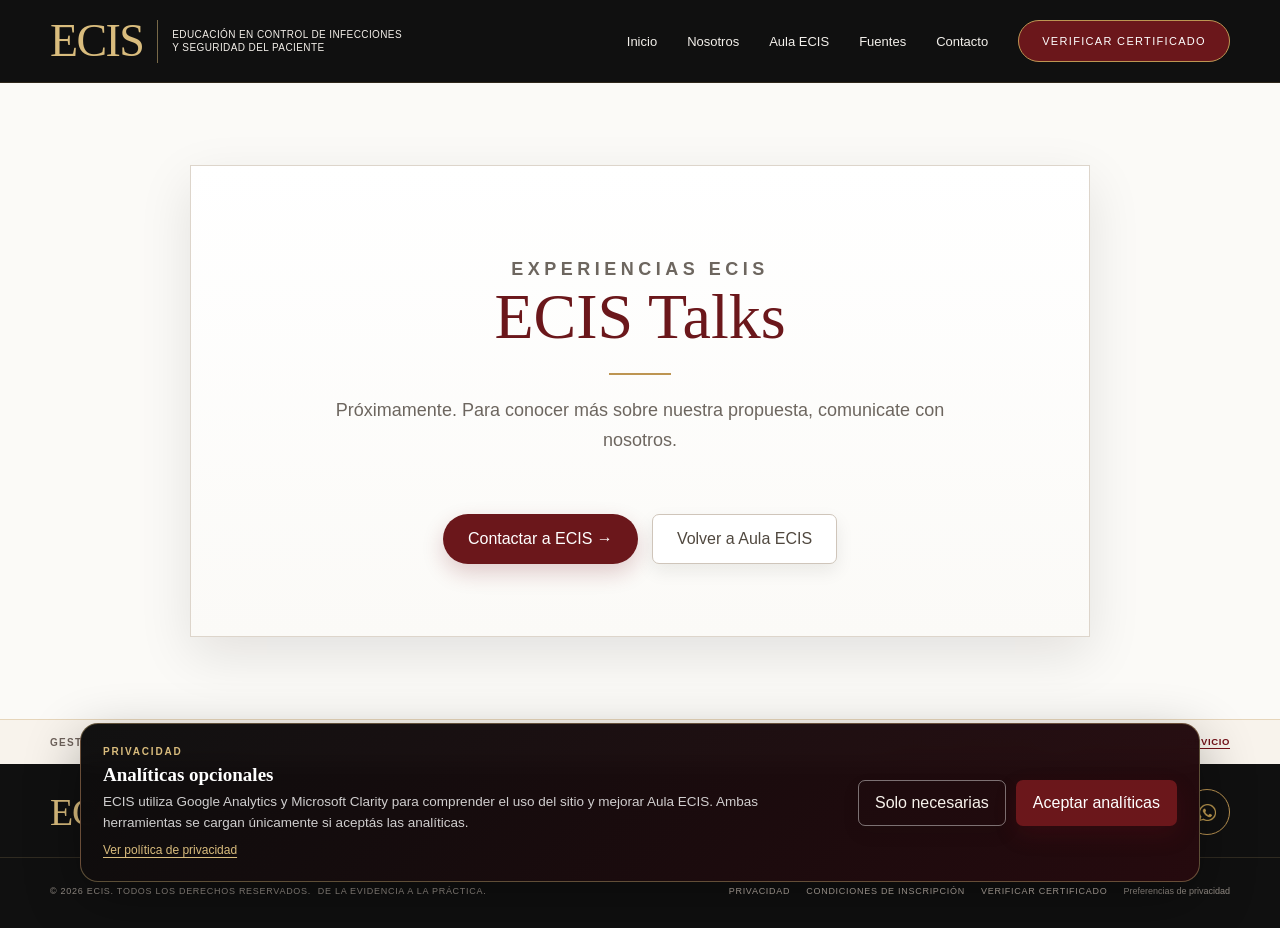
<file: talks.html>
<!DOCTYPE html>

<html lang="es-AR"><head>
<meta charset="utf-8"/><meta content="width=device-width, initial-scale=1" name="viewport"/>
<meta content="ECIS Talks. Próximamente." name="description"/><meta content="#0d0d0d" name="theme-color"/><meta content="noindex,follow" name="robots"/><meta content="ECIS" name="author"/>
<meta content="es_AR" property="og:locale"/><meta content="website" property="og:type"/><meta content="ECIS" property="og:site_name"/><meta content="ECIS | ECIS Talks" property="og:title"/><meta content="ECIS Talks. Próximamente." property="og:description"/>
<meta content="https://ecis-edu.github.io/assets/images/ecis-web-preview.png" property="og:image"/><meta content="1200" property="og:image:width"/><meta content="630" property="og:image:height"/><meta content="ECIS · Educación en Control de Infecciones y Seguridad del Paciente" property="og:image:alt"/><meta content="summary_large_image" name="twitter:card"/><meta content="https://ecis-edu.github.io/assets/images/ecis-web-preview.png" name="twitter:image"/>
<link href="assets/images/favicon.svg" rel="icon" type="image/svg+xml"/><title>ECIS | ECIS Talks</title><link href="styles.css?v=20261114-1335" rel="stylesheet"/></head><body>
<a class="skip-link" href="#contenido">Saltar al contenido</a><header class="site-header">
<div class="container nav-wrap">
<a aria-label="ECIS, inicio" class="brand" href="index.html">
<span class="brand-mark">ECIS</span>
<span aria-hidden="true" class="brand-divider"></span>
<span class="brand-name">EDUCACIÓN EN CONTROL DE INFECCIONES<br/>Y SEGURIDAD DEL PACIENTE</span>
</a>
<button aria-controls="main-nav" aria-expanded="false" aria-label="Abrir menú" class="menu-toggle" type="button"><span></span><span></span><span></span></button>
<nav aria-label="Navegación principal" class="main-nav" id="main-nav">
<a href="index.html">Inicio</a>
<a href="nosotros.html">Nosotros</a>
<a href="experiencias.html">Aula ECIS</a>
<a href="fuentes.html">Fuentes</a>
<a href="contacto.html">Contacto</a>
<a class="nav-cta" href="https://ecis-edu.github.io/ecis-verificador/" rel="noopener noreferrer" target="_blank">Verificar certificado</a>
</nav>
</div>
</header><main id="contenido">
<section class="coming-soon coming-soon-minimal">
<div class="container">
<div class="coming-soon-card coming-soon-clean">
<p class="eyebrow">EXPERIENCIAS ECIS</p>
<h1>ECIS Talks</h1>
<span aria-hidden="true" class="short-divider"></span>
<p>Próximamente. Para conocer más sobre nuestra propuesta, comunicate con nosotros.</p><div class="hero-actions hero-actions-center"><a class="button button-primary button-pill" href="contacto.html">Contactar a ECIS →</a><a class="button registration-secondary" href="experiencias.html">Volver a Aula ECIS</a></div>
</div>
</div>
</section>
</main><div class="legal-access-strip legal-access-strip--footer" aria-label="Gestiones de contratación">
<div class="container legal-access-strip__inner">
<span class="legal-access-strip__label">Gestiones de contratación</span>
<div class="legal-access-strip__links">
<a class="legal-access-link" href="gestiones.html?tipo=arrepentimiento">BOTÓN DE ARREPENTIMIENTO</a>
<a class="legal-access-link" href="gestiones.html?tipo=baja">BOTÓN DE BAJA DE SERVICIO</a>
</div>
</div>
</div><footer class="site-footer">
<div class="footer-main"><div class="container footer-grid">
<div class="brand footer-brand"><span class="brand-mark">ECIS</span><span aria-hidden="true" class="brand-divider"></span><span class="brand-name">EDUCACIÓN EN CONTROL DE INFECCIONES<br/>Y SEGURIDAD DEL PACIENTE</span></div>
<div class="footer-social"><a aria-label="Instagram" href="https://www.instagram.com/ecis_edu/?hl=es-la" rel="noopener noreferrer" target="_blank"><img alt="" aria-hidden="true" class="social-icon" decoding="async" height="21" loading="lazy" src="assets/images/iconoinstagram.png" width="21"/></a><a aria-label="Correo electrónico" href="mailto:ecis.ar.edu@gmail.com"><img alt="" aria-hidden="true" class="social-icon" decoding="async" height="21" loading="lazy" src="assets/images/iconomail.png" width="21"/></a><a aria-label="WhatsApp" href="https://wa.me/5491173445804?text=Hola%20ECIS%2C%20quisiera%20realizar%20una%20consulta." rel="noopener noreferrer" target="_blank"><img alt="" aria-hidden="true" class="social-icon" decoding="async" height="21" loading="lazy" src="assets/images/iconowsp.png" width="21"/></a></div>
</div></div>
<div class="footer-bottom"><div class="container footer-bottom-inner">
<div class="footer-identity"><span>© <span id="year"></span> ECIS. Todos los derechos reservados.</span><span class="footer-motto">De la evidencia a la práctica.</span></div>
<nav aria-label="Información legal" class="footer-links"><a href="privacidad.html">Privacidad</a><a href="condiciones.html">Condiciones de inscripción</a><a href="https://ecis-edu.github.io/ecis-verificador/" rel="noopener noreferrer" target="_blank">Verificar certificado</a></nav>
</div></div>
</footer><script defer="" src="consent.js?v=20261114-1335"></script><script defer="" src="site.js?v=20261114-1335"></script></body></html>
</file>
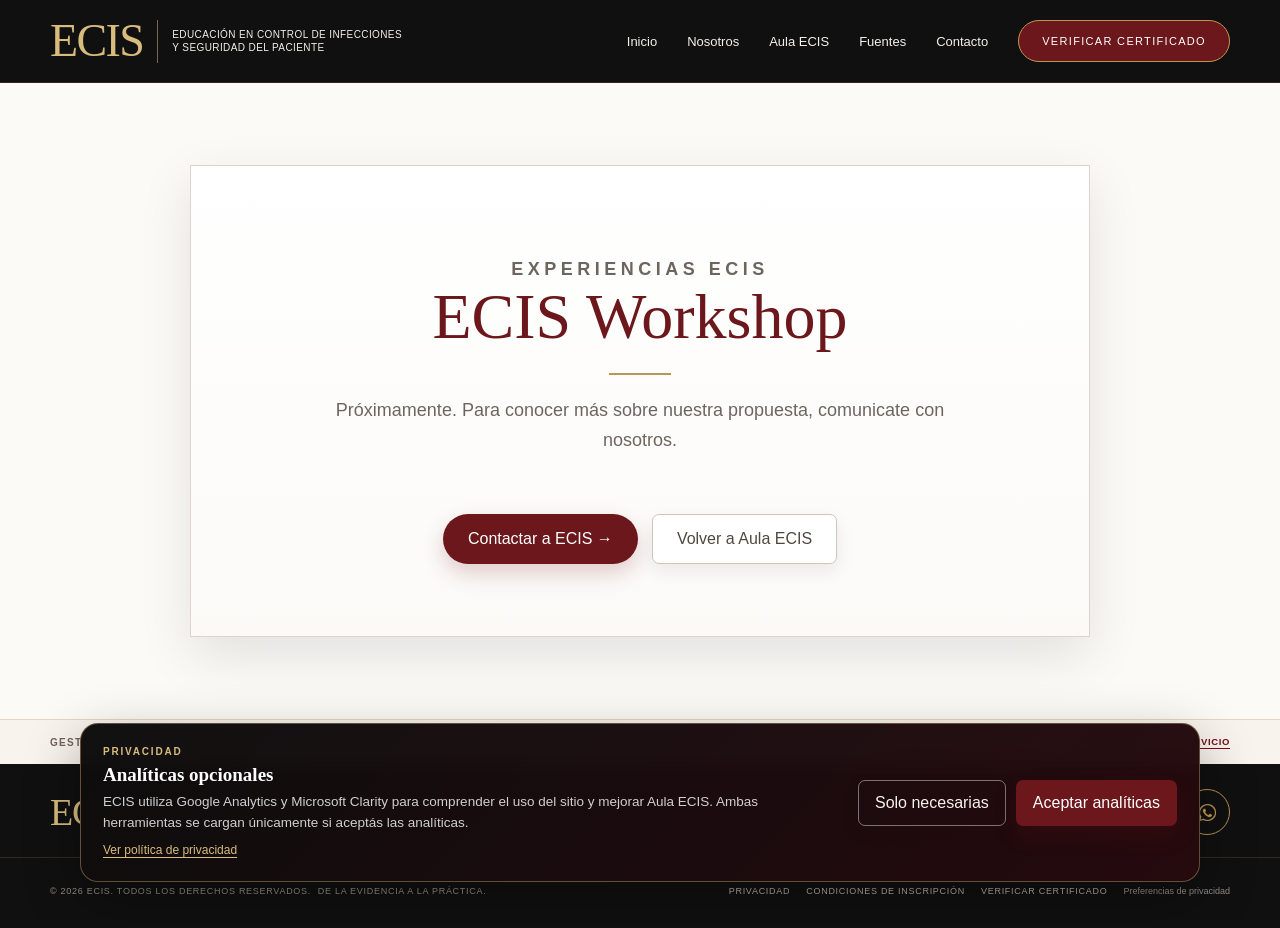
<file: workshop.html>
<!DOCTYPE html>

<html lang="es-AR"><head>
<meta charset="utf-8"/><meta content="width=device-width, initial-scale=1" name="viewport"/>
<meta content="ECIS Workshop. Próximamente." name="description"/><meta content="#0d0d0d" name="theme-color"/><meta content="noindex,follow" name="robots"/><meta content="ECIS" name="author"/>
<meta content="es_AR" property="og:locale"/><meta content="website" property="og:type"/><meta content="ECIS" property="og:site_name"/><meta content="ECIS | ECIS Workshop" property="og:title"/><meta content="ECIS Workshop. Próximamente." property="og:description"/>
<meta content="https://ecis-edu.github.io/assets/images/ecis-web-preview.png" property="og:image"/><meta content="1200" property="og:image:width"/><meta content="630" property="og:image:height"/><meta content="ECIS · Educación en Control de Infecciones y Seguridad del Paciente" property="og:image:alt"/><meta content="summary_large_image" name="twitter:card"/><meta content="https://ecis-edu.github.io/assets/images/ecis-web-preview.png" name="twitter:image"/>
<link href="assets/images/favicon.svg" rel="icon" type="image/svg+xml"/><title>ECIS | ECIS Workshop</title><link href="styles.css?v=20261114-1335" rel="stylesheet"/></head><body>
<a class="skip-link" href="#contenido">Saltar al contenido</a><header class="site-header">
<div class="container nav-wrap">
<a aria-label="ECIS, inicio" class="brand" href="index.html">
<span class="brand-mark">ECIS</span>
<span aria-hidden="true" class="brand-divider"></span>
<span class="brand-name">EDUCACIÓN EN CONTROL DE INFECCIONES<br/>Y SEGURIDAD DEL PACIENTE</span>
</a>
<button aria-controls="main-nav" aria-expanded="false" aria-label="Abrir menú" class="menu-toggle" type="button"><span></span><span></span><span></span></button>
<nav aria-label="Navegación principal" class="main-nav" id="main-nav">
<a href="index.html">Inicio</a>
<a href="nosotros.html">Nosotros</a>
<a href="experiencias.html">Aula ECIS</a>
<a href="fuentes.html">Fuentes</a>
<a href="contacto.html">Contacto</a>
<a class="nav-cta" href="https://ecis-edu.github.io/ecis-verificador/" rel="noopener noreferrer" target="_blank">Verificar certificado</a>
</nav>
</div>
</header><main id="contenido">
<section class="coming-soon coming-soon-minimal">
<div class="container">
<div class="coming-soon-card coming-soon-clean">
<p class="eyebrow">EXPERIENCIAS ECIS</p>
<h1>ECIS Workshop</h1>
<span aria-hidden="true" class="short-divider"></span>
<p>Próximamente. Para conocer más sobre nuestra propuesta, comunicate con nosotros.</p><div class="hero-actions hero-actions-center"><a class="button button-primary button-pill" href="contacto.html">Contactar a ECIS →</a><a class="button registration-secondary" href="experiencias.html">Volver a Aula ECIS</a></div>
</div>
</div>
</section>
</main><div class="legal-access-strip legal-access-strip--footer" aria-label="Gestiones de contratación">
<div class="container legal-access-strip__inner">
<span class="legal-access-strip__label">Gestiones de contratación</span>
<div class="legal-access-strip__links">
<a class="legal-access-link" href="gestiones.html?tipo=arrepentimiento">BOTÓN DE ARREPENTIMIENTO</a>
<a class="legal-access-link" href="gestiones.html?tipo=baja">BOTÓN DE BAJA DE SERVICIO</a>
</div>
</div>
</div><footer class="site-footer">
<div class="footer-main"><div class="container footer-grid">
<div class="brand footer-brand"><span class="brand-mark">ECIS</span><span aria-hidden="true" class="brand-divider"></span><span class="brand-name">EDUCACIÓN EN CONTROL DE INFECCIONES<br/>Y SEGURIDAD DEL PACIENTE</span></div>
<div class="footer-social"><a aria-label="Instagram" href="https://www.instagram.com/ecis_edu/?hl=es-la" rel="noopener noreferrer" target="_blank"><img alt="" aria-hidden="true" class="social-icon" decoding="async" height="21" loading="lazy" src="assets/images/iconoinstagram.png" width="21"/></a><a aria-label="Correo electrónico" href="mailto:ecis.ar.edu@gmail.com"><img alt="" aria-hidden="true" class="social-icon" decoding="async" height="21" loading="lazy" src="assets/images/iconomail.png" width="21"/></a><a aria-label="WhatsApp" href="https://wa.me/5491173445804?text=Hola%20ECIS%2C%20quisiera%20realizar%20una%20consulta." rel="noopener noreferrer" target="_blank"><img alt="" aria-hidden="true" class="social-icon" decoding="async" height="21" loading="lazy" src="assets/images/iconowsp.png" width="21"/></a></div>
</div></div>
<div class="footer-bottom"><div class="container footer-bottom-inner">
<div class="footer-identity"><span>© <span id="year"></span> ECIS. Todos los derechos reservados.</span><span class="footer-motto">De la evidencia a la práctica.</span></div>
<nav aria-label="Información legal" class="footer-links"><a href="privacidad.html">Privacidad</a><a href="condiciones.html">Condiciones de inscripción</a><a href="https://ecis-edu.github.io/ecis-verificador/" rel="noopener noreferrer" target="_blank">Verificar certificado</a></nav>
</div></div>
</footer><script defer="" src="consent.js?v=20261114-1335"></script><script defer="" src="site.js?v=20261114-1335"></script></body></html>
</file>
<file: styles.css>
:root{
  --burgundy:#6b171b;
  --burgundy-deep:#3d0c0e;
  --burgundy-soft:#8b2026;
  --black:#0d0d0d;
  --black-soft:#171514;
  --ivory:#f6f1e9;
  --paper:#fbfaf7;
  --gold:#bd9552;
  --gold-text:#806024;
  --gold-soft:#d9bc7d;
  --ink:#181716;
  --muted:#6d665f;
  --line:#ddd5cb;
  --white:#fff;
  --max:1380px;
  --shadow:0 18px 50px rgba(18,12,8,.10);
}
*{box-sizing:border-box}
[hidden]{display:none!important}
html{scroll-behavior:smooth}
body{margin:0;background:var(--paper);color:var(--ink);font-family:Arial,Helvetica,sans-serif;line-height:1.5;-webkit-text-size-adjust:100%}
a{color:inherit}
img{display:block;max-width:100%}
button,input,textarea,select{font:inherit;font-size:16px}
.container{width:min(calc(100% - 72px),var(--max));margin-inline:auto}
.skip-link{position:fixed;top:-90px;left:18px;z-index:1000;background:var(--gold);padding:10px 14px;color:var(--black)}
.skip-link:focus{top:18px}


/* Header */
.site-header{position:sticky;top:0;z-index:60;background:rgba(12,12,12,.98);color:#fff;border-bottom:1px solid rgba(189,149,82,.18);backdrop-filter:blur(10px)}
.nav-wrap{min-height:82px;display:flex;align-items:center;justify-content:space-between;gap:28px}
.brand{display:inline-flex;align-items:center;gap:14px;text-decoration:none;min-width:max-content}
.brand-mark{font:400 46px/.9 Georgia,"Times New Roman",serif;color:var(--gold-soft);letter-spacing:-.035em}
.brand-divider{width:1px;height:43px;background:rgba(217,188,125,.52)}
.brand-name{font-size:10px;line-height:1.35;letter-spacing:.04em;color:#f3efe9}
.main-nav{display:flex;align-items:center;justify-content:flex-end;gap:30px;font-size:13px}
.main-nav a{text-decoration:none;color:#f3f0eb;padding:28px 0 25px;border-bottom:2px solid transparent;transition:.2s ease}
.main-nav a:hover,.main-nav a:focus-visible,.main-nav a[aria-current="page"]{color:var(--gold-soft);border-bottom-color:var(--gold)}
.main-nav .nav-cta{padding:12px 23px;border:1px solid var(--gold);border-radius:999px;background:var(--burgundy);color:#fff!important;text-transform:uppercase;letter-spacing:.12em;font-size:11px}
.main-nav .nav-cta:hover,.main-nav .nav-cta:focus-visible{background:#801b21;border-bottom-color:var(--gold)}
.menu-toggle{display:none;background:none;border:0;color:white;min-width:48px;min-height:48px;cursor:pointer}
.menu-toggle span{display:block;width:25px;height:1px;background:#fff;margin:6px auto}

/* Type */
.eyebrow{margin:0 0 17px;color:var(--gold-text);font-size:11px;font-weight:700;letter-spacing:.30em;text-transform:uppercase}
.display-title{margin:0;font:400 clamp(54px,5.6vw,92px)/.94 Georgia,"Times New Roman",serif;letter-spacing:-.05em}
.display-title .burgundy,.section-title .burgundy{color:var(--burgundy)}
.display-title em,.section-title em{color:var(--burgundy);font-style:normal}
.section-title{margin:0;font:400 clamp(36px,4vw,60px)/1 Georgia,"Times New Roman",serif;letter-spacing:-.038em}
.lead{margin:26px 0 0;color:#46413c;font-size:18px;line-height:1.55;max-width:670px}
.button{display:inline-flex;align-items:center;justify-content:center;gap:13px;min-height:50px;padding:12px 24px;text-decoration:none;border:1px solid transparent;border-radius:7px;font-size:13px;font-weight:700;transition:.2s ease}
.button-primary{background:var(--burgundy);color:#fff}.button-primary:hover{background:#841c22}
.button-outline{border-color:var(--gold);color:#6b4f24;background:rgba(255,255,255,.35)}.button-outline:hover{background:#fff7eb}

.button-pill{border-radius:999px}


.hero-actions{display:flex;gap:14px;flex-wrap:wrap;margin-top:32px}

/* Home banner */
.home-banner{position:relative;overflow:hidden;min-height:clamp(430px,56vh,540px);display:flex;align-items:center;background:url("assets/images/inicio-banner.webp") right center/cover no-repeat}
.home-banner::after{content:"";position:absolute;inset:0;background:linear-gradient(90deg,rgba(251,250,247,.16),rgba(251,250,247,.05) 34%,rgba(0,0,0,.08) 100%);pointer-events:none}
.home-banner .container{position:relative;z-index:2}
.home-banner-content{max-width:620px;padding:58px 0 60px}
.home-banner-content .display-title{max-width:590px}
.home-banner-content .lead{max-width:530px}

/* Editorial heroes */


.editorial-hero-copy .display-title{max-width:820px}
.editorial-hero-copy .lead{max-width:650px}


/* Home */
.home-values{background:#fff;border-top:1px solid var(--line);border-bottom:1px solid var(--line)}
.home-values-grid{display:grid;grid-template-columns:repeat(4,1fr)}
.value-item{position:relative;min-height:190px;padding:34px 30px 32px;border-right:1px solid var(--line);overflow:hidden}
.value-item:first-child{padding-left:30px}.value-item:last-child{border-right:0;padding-right:30px}
.value-letter{position:absolute;right:18px;top:3px;font:400 96px/.95 Georgia,"Times New Roman",serif;color:rgba(107,23,27,.055);pointer-events:none}
.value-rule{display:block;width:34px;height:2px;background:var(--gold);margin-bottom:22px}
.value-item h2{position:relative;margin:0 0 10px;font:400 28px/1 Georgia,"Times New Roman",serif;color:var(--burgundy)}
.value-item p{position:relative;margin:0;max-width:240px;color:var(--muted);font-size:13.5px;line-height:1.52}
.home-experience{padding:58px 0 62px;background:var(--paper)}
.home-experience-inner{display:grid;grid-template-columns:1fr auto;gap:40px;align-items:center}
.home-experience h2{margin:0;font:400 36px/1.05 Georgia,serif;color:var(--burgundy)}
.home-experience p{margin:7px 0 0;color:var(--muted)}

/* Page hero light */


/* About */


.about-overview-copy .display-title{font-size:clamp(44px,5vw,76px);margin-bottom:22px}
.about-overview-copy>p:not(.eyebrow),.about-subblock p:not(.eyebrow){margin:0 0 14px;color:#4e4943;font-size:16.5px;line-height:1.72}
.about-subblock{margin-top:28px;padding-top:24px;border-top:1px solid var(--line)}


.team-section{background:var(--ivory);padding:74px 0 0}
.team-header{display:flex;justify-content:space-between;align-items:end;gap:40px;margin-bottom:40px}
.team-header p{max-width:500px;margin:0;color:var(--muted)}
.profile-editorial{display:grid;grid-template-columns:32% 68%;min-height:565px;border-top:1px solid var(--line);background:#fff}
.profile-editorial-image{min-height:565px;background:#151515;overflow:hidden}
.profile-editorial-image img{width:100%;height:100%;object-fit:cover;object-position:center top}
.profile-editorial-copy{padding:42px 52px 44px}
.profile-editorial-copy h3{margin:3px 0 7px;font:400 clamp(38px,4vw,58px)/1 Georgia,serif;letter-spacing:-.035em}
.profile-editorial-copy h3 span{color:var(--burgundy)}
.profile-role{margin:0 0 24px;color:#25211f;font-size:15px;font-weight:700}
.profile-editorial-copy>p:not(.eyebrow):not(.profile-role){margin:0 0 14px;color:#4b4641;font-size:14.5px;line-height:1.62}
.profile-inline-quote{margin-top:28px;padding-top:22px;border-top:1px solid var(--line)}
.profile-inline-quote blockquote{margin:0;color:var(--burgundy);font:italic 25px/1.2 Georgia,"Times New Roman",serif}
.profile-inline-quote cite{display:block;margin-top:9px;color:#655d55;font-style:normal;font-size:9.5px;letter-spacing:.16em;text-transform:uppercase}
.admin-band{display:grid;grid-template-columns:.6fr 1.4fr;gap:40px;align-items:center;padding:30px 0 38px;border-top:1px solid var(--line);margin-top:40px}
.admin-band h3{margin:0;font:400 28px Georgia,serif}.admin-band p{margin:0;color:var(--muted)}
.philosophy-band{background:linear-gradient(90deg,#0c0c0c 0%,#1f1111 55%,#4a0d10 100%);color:#fff;padding:72px 0}
.philosophy-grid{display:grid;grid-template-columns:.55fr 1.45fr;gap:60px;align-items:center}
.philosophy-grid h2{margin:0;color:var(--gold-soft);font:400 42px/1.05 Georgia,serif}
.philosophy-grid blockquote{margin:0;font:400 clamp(30px,3.2vw,48px)/1.12 Georgia,serif;color:#fff}

/* Experiences */


.experience-hero .display-title{font-size:clamp(49px,5vw,74px)}
.formats-section{padding:58px 0 72px;background:#fff}
.formats-heading{text-align:center;max-width:850px;margin:0 auto 34px}
.formats-heading .section-title{font-size:44px}.formats-heading p:last-child{margin:10px 0 0;color:var(--muted)}
.experience-grid{display:grid;grid-template-columns:repeat(4,1fr);gap:16px}
.experience-card{position:relative;overflow:hidden;background:#fff;border:1px solid #e5ded4;border-radius:14px;box-shadow:0 10px 28px rgba(48,31,24,.06);min-height:460px;display:flex;flex-direction:column}
.experience-card-image{
  height:190px;
  overflow:hidden;
  background:#fbfaf7;
}

.experience-card-image img{
  width:100%;
  height:100%;
  object-fit:cover;
  object-position:center center;
  display:block;
}
.experience-card-icon{position:absolute;top:135px;left:50%;transform:translateX(-50%);width:64px;height:64px;border-radius:50%;display:grid;place-items:center;background:var(--burgundy);border:6px solid #fff;color:#fff;font:400 26px Georgia,serif;box-shadow:0 7px 18px rgba(0,0,0,.15)}
.experience-card-body{padding:48px 24px 25px;text-align:center;display:flex;flex-direction:column;flex:1}
.experience-card h3{margin:0;color:var(--burgundy);font:400 28px/1 Georgia,serif}.experience-card .card-subtitle{margin:5px 0 0;font:400 16px/1.35 Georgia,serif;color:#433c36}.experience-card .card-kicker{margin-top:24px;color:#635b53;font-size:9px;font-weight:700;letter-spacing:.23em;text-transform:uppercase}.experience-card .card-detail{margin:9px 0 0;color:var(--muted);font-size:13px;line-height:1.5}.experience-card .available{margin-top:auto;padding-top:19px;border-top:1px solid #eee4d9}.experience-card .available strong{display:block;color:#302622;font:400 18px Georgia,serif}.experience-card .available a{margin-top:8px}
.institution-band{background:linear-gradient(90deg,#5a1116,#260e10 60%,#101010);color:#fff;padding:54px 0}
.institution-band-grid{display:grid;grid-template-columns:1.4fr .6fr;gap:55px;align-items:center}.institution-band h2{margin:0;font:400 42px/1.05 Georgia,serif}.institution-band p{max-width:720px;margin:12px 0 0;color:#e2d7ce}.institution-band .button{justify-self:end}.short-divider{display:block;width:66px;height:2px;background:var(--gold);margin:18px 0 14px}

/* Sources */
.sources-layout{padding:72px 0;background:var(--paper)}


/* Contact */
.contact-hero{position:relative;overflow:hidden;background:#f9f6f0;min-height:415px}.contact-hero::after{content:"";position:absolute;right:0;top:0;bottom:0;width:100%;background:url("assets/images/contacto-banner.webp") center/cover no-repeat}
.contact-hero .container{position:relative;z-index:3;padding-top:62px;padding-bottom:58px}.contact-hero h1{margin:0;font:400 clamp(52px,5vw,78px)/.98 Georgia,serif;letter-spacing:-.04em}.contact-hero h1 span{display:block;color:var(--burgundy)}.contact-hero .lead{max-width:530px}
.contact-section{padding:36px 0 58px;background:#fff}.contact-grid{display:grid;grid-template-columns:.38fr .62fr;gap:0;border-top:1px solid var(--line)}
.contact-info{padding:30px 46px 20px 0;border-right:1px solid var(--line)}.contact-form-wrap{padding:30px 0 20px 54px}
.contact-row{display:grid;grid-template-columns:58px 1fr;gap:18px;align-items:center;padding:18px 0;text-decoration:none;border-bottom:1px solid #eee7de}.contact-row:last-child{border-bottom:0}.contact-icon-big{width:54px;height:54px;border-radius:50%;display:grid;place-items:center;background:var(--burgundy);color:var(--gold-soft);font:700 13px Arial}.contact-row strong{display:block;font:400 21px Georgia,serif}.contact-row small{display:block;margin-top:3px;color:var(--muted)}
.form-title{margin:0 0 2px;font:400 30px Georgia,serif}.form-subtitle{margin:0 0 16px;color:var(--muted)}
.contact-form{display:grid;grid-template-columns:1fr 1fr;gap:10px}.contact-form label{position:absolute;width:1px;height:1px;overflow:hidden;clip:rect(0,0,0,0)}.contact-form input,.contact-form textarea,.contact-form select{width:100%;border:1px solid #cfc7bd;background:#fff;padding:12px 14px;outline:none;color:#2b2825}.contact-form input:focus,.contact-form textarea:focus,.contact-form select:focus{border-color:var(--gold)}.contact-form .full{grid-column:1/-1}.contact-form textarea{min-height:112px;resize:vertical}.contact-form .button{grid-column:2;justify-self:stretch;margin-top:0}

/* Generic payment */


/* Footer */
.site-footer{background:#101010;color:#eee}.footer-main{padding:25px 0 22px}.footer-grid{display:grid;grid-template-columns:1fr auto;gap:34px;align-items:center}.footer-brand .brand-mark{font-size:38px}.footer-brand .brand-divider{height:34px}.footer-brand .brand-name{font-size:8px}.footer-social{display:flex;gap:14px}.footer-social a{width:46px;height:46px;border-radius:50%;border:1.5px solid var(--gold);display:grid;place-items:center;color:var(--gold-soft);text-decoration:none;font-size:11px;transition:background .2s ease,color .2s ease,transform .2s ease,border-color .2s ease}.footer-social a:hover,.footer-social a:focus-visible{background:rgba(189,149,82,.10);color:#f4dca7;border-color:#d9bc7d;transform:translateY(-1px)}.footer-bottom{border-top:1px solid rgba(217,188,125,.16);padding:12px 0 14px;color:#948d86;font-size:9px;letter-spacing:.08em;text-transform:uppercase}.footer-bottom .container{display:flex;justify-content:flex-start;align-items:center;gap: 0.75em;;flex-wrap:wrap}

/* Accessibility */
a:focus-visible,button:focus-visible,input:focus-visible,textarea:focus-visible,select:focus-visible{outline:3px solid var(--gold-soft);outline-offset:3px}

@media(max-width:1100px){
  .main-nav{gap:18px;font-size:12px}.brand-mark{font-size:40px}.brand-name{font-size:9px}
  .home-banner-content{padding:52px 0 54px}
  .home-values-grid{grid-template-columns:repeat(2,1fr)}.value-item:nth-child(2){border-right:0}.value-item:nth-child(-n/**/+2){border-bottom:1px solid var(--line)}
  .experience-grid{grid-template-columns:repeat(2,1fr)}
  .profile-editorial{grid-template-columns:34% 66%}}
@media(max-width:860px){
  .container{width:min(calc(100% - 40px),var(--max))}.menu-toggle{display:block}.main-nav{position:absolute;left:0;right:0;top:82px;display:none;flex-direction:column;align-items:stretch;gap:0;background:#111;padding:14px 20px 22px;max-height:calc(100vh - 82px);overflow-y:auto}.main-nav.is-open{display:flex}.main-nav a{padding:13px 9px;border-bottom:1px solid rgba(255,255,255,.08)}.main-nav .nav-cta{margin-top:12px;text-align:center}
  .display-title{font-size:62px}
  .about-overview-grid,.philosophy-grid,.page-intro .page-intro-grid,.sources-hero-box,.contact-grid,.institution-band-grid{grid-template-columns:1fr}.profile-editorial{grid-template-columns:1fr}.profile-editorial-image{min-height:500px;max-height:680px}.profile-editorial-copy{border-right:0}.admin-band{grid-template-columns:1fr;gap:10px}.contact-hero::after{opacity:1;width:100%}.contact-info{border-right:0;padding-right:0}.contact-form-wrap{padding-left:0;border-top:1px solid var(--line)}.institution-band .button{justify-self:start}.footer-grid{grid-template-columns:1fr;justify-items:start}.home-banner{min-height:470px;background-position:72% center}.home-banner-content{padding:50px 0 52px;max-width:540px}
}
@media(max-width:620px){
  .container{width:calc(100% - 28px)}.brand-name,.brand-divider{display:none}.brand-mark{font-size:38px}.nav-wrap{min-height:72px}.main-nav{top:72px}
  .display-title{font-size:48px}.lead{font-size:16px}.home-banner{min-height:410px;background-position:68% center}.home-banner-content{max-width:100%;padding:44px 0 48px}.home-banner-content .display-title{max-width:100%}
  .home-values-grid{grid-template-columns:1fr}.value-item,.value-item:first-child,.value-item:nth-child(3),.value-item:last-child{min-height:0;padding:26px 4px;border-right:0;border-bottom:1px solid var(--line)}.value-item:last-child{border-bottom:0}.value-letter{right:4px;top:7px;font-size:74px}.value-rule{margin-bottom:16px}.home-experience-inner{grid-template-columns:1fr}.home-experience .button{width:100%}
  .section-title{font-size:39px}.about-overview,.team-section,.sources-layout{padding-top:55px;padding-bottom:55px}.team-header{display:block}.team-header p{margin-top:12px}.profile-editorial-image{min-height:430px}.profile-editorial-copy{padding:32px 24px}.profile-inline-quote blockquote{font-size:23px}.philosophy-band{padding:54px 0}.philosophy-grid{gap:22px}.philosophy-grid h2{font-size:32px}.philosophy-grid blockquote{font-size:29px}
  .formats-section{padding:50px 0}.experience-grid{grid-template-columns:1fr}.experience-card{min-height:0}.formats-heading .section-title{font-size:38px}.institution-band h2{font-size:35px}.institution-band .button{width:100%}
  
  .contact-hero .container{padding-top:48px;padding-bottom:45px}.contact-hero h1{font-size:52px}.contact-section{padding-top:20px}.contact-form{grid-template-columns:1fr}.contact-form .full,.contact-form .button{grid-column:1}.contact-form .button{width:100%}.footer-bottom .container{display:block}.footer-bottom span{display:block;margin-top:7px}
}
@media(prefers-reduced-motion:reduce){html{scroll-behavior:auto}*,*::before,*::after{transition:none!important}}

/* Tarjetas de experiencias clickeables y páginas Próximamente */
.experience-card-link{color:inherit;text-decoration:none}
.experience-card-link:hover,.experience-card-link:focus-visible{transform:translateY(-3px);box-shadow:0 14px 32px rgba(48,31,24,.10)}
.experience-card-link:focus-visible{outline:3px solid var(--gold);outline-offset:3px}
.coming-soon{padding:82px 0;background:var(--paper);min-height:62vh;display:flex;align-items:center}
.coming-soon-card{max-width:780px;margin:0 auto;text-align:center;background:#fff;border:1px solid var(--line);padding:54px 44px;box-shadow:var(--shadow)}
.coming-soon-card img{width:min(320px,70%);margin:0 auto 28px}
.coming-soon-card h1{margin:0;font:400 clamp(42px,5vw,68px)/1 Georgia,serif;color:var(--burgundy)}
.coming-soon-card p{margin:16px auto 0;color:var(--muted);font-size:18px}
.coming-soon-card .button{margin-top:26px}
@media(max-width:620px){.coming-soon{padding:54px 0}.coming-soon-card{padding:38px 24px}.coming-soon-card img{width:min(260px,85%)}}


/* Ajustes de detalle de Experiencias ECIS */


.coming-soon-minimal{min-height:64vh}
.coming-soon-clean{max-width:900px;padding:72px 58px;background:linear-gradient(180deg,#fff 0%,#fbfaf7 100%)}
.coming-soon-clean h1{color:var(--burgundy)}
.coming-soon-clean .short-divider{display:block;width:62px;height:2px;background:var(--gold);margin:24px auto 20px}
.coming-soon-clean p{max-width:620px;line-height:1.7}


@media(max-width:620px){
  
  
  
  
  .coming-soon-clean{padding:48px 26px}
}


/* Catálogo ECIS Masterclass */
.masterclass-catalog{padding:68px 0 78px;background:linear-gradient(90deg,#fbfaf7 0%,#f5f0e8 100%)}
.masterclass-catalog-head{max-width:880px;margin-bottom:34px}
.masterclass-catalog-head h1{margin:0;font:400 clamp(44px,5vw,70px)/1 Georgia,"Times New Roman",serif;letter-spacing:-.04em;color:var(--ink)}
.masterclass-catalog-head h1 span{color:var(--burgundy);font-style:italic}
.masterclass-catalog-head>p:last-child{margin:18px 0 0;max-width:760px;color:var(--muted);font-size:17px;line-height:1.68}
.masterclass-grid{display:grid;grid-template-columns:repeat(3,minmax(0,1fr));gap:22px;align-items:start}
.masterclass-course-card{background:#fff;border:1px solid var(--line);box-shadow:var(--shadow);overflow:hidden;display:flex;flex-direction:column;min-width:0}
.masterclass-course-image{height:230px;background:#e9e4dd;overflow:hidden}
.masterclass-course-image img{width:100%;height:100%;object-fit:cover;object-position:center}
.masterclass-course-body{padding:26px 26px 28px;display:flex;flex-direction:column;min-height:430px}
.masterclass-course-body h2{margin:0;font:400 34px/1.04 Georgia,"Times New Roman",serif;color:var(--ink)}
.masterclass-course-body h2 span{display:block;color:var(--burgundy);font-style:italic}
.masterclass-card-copy{margin:16px 0 22px;color:#4e4943;font-size:14px;line-height:1.62}
.masterclass-meta{margin-top:auto;border-top:1px solid var(--line);border-bottom:1px solid var(--line)}
.masterclass-meta-item{display:grid;grid-template-columns:95px 1fr;gap:12px;padding:12px 0;border-bottom:1px solid #eee7de;align-items:center}
.masterclass-meta-item:last-child{border-bottom:0}
.masterclass-meta-item span{color:#847a71;font-size:10px;font-weight:700;letter-spacing:.16em;text-transform:uppercase}
.masterclass-meta-item strong{color:#332d29;font-size:13px;font-weight:700}
.masterclass-payment{margin-top:20px;width:100%}

@media(max-width:1100px){
  .masterclass-grid{grid-template-columns:repeat(2,minmax(0,1fr))}
}
@media(max-width:700px){
  .masterclass-catalog{padding:50px 0 58px}
  .masterclass-grid{grid-template-columns:1fr}
  .masterclass-course-card{max-width:520px}
  .masterclass-course-image{height:245px}
  .masterclass-course-body{min-height:0}
  .masterclass-catalog-head h1{font-size:46px}
}

/* Estado del formulario de contacto */
.form-honey{position:absolute!important;left:-9999px!important;width:1px!important;height:1px!important;opacity:0!important;pointer-events:none!important}
.form-status{margin:14px 0 0;padding:14px 16px;border-left:3px solid var(--gold);background:#f6f1e9;color:#4f4841;font-size:13px;line-height:1.6}
.form-status[hidden]{display:none}
.form-status.is-error{border-left-color:var(--burgundy);background:#faf0f0;color:var(--burgundy-deep)}
.contact-form .button:disabled{opacity:.65;cursor:wait}


/* =========================================================
   Ajustes 19-09-2026: banners, grilla de Experiencias e iconos
   ========================================================= */

/* Inicio: mayor amplitud del texto sin invadir el foco visual de la imagen */
.home-banner-content{max-width:760px}
.home-banner-content .display-title{max-width:720px}
.home-banner-content .lead{max-width:665px}

/* Letras decorativas de los cuatro ejes con más presencia */
.value-letter{color:rgba(107,23,27,.14)}

/* Banners horizontales reutilizables */
.page-banner{position:relative;overflow:hidden;min-height:clamp(430px,56vh,540px);display:flex;align-items:center;background-position:right center;background-size:cover;background-repeat:no-repeat}
.page-banner::before{content:"";position:absolute;inset:0;pointer-events:none;z-index:1}
.page-banner .container{position:relative;z-index:2}
.page-banner-content{max-width:900px;padding:58px 0 60px}
.page-banner-content .display-title{max-width:880px;font-size:clamp(48px,5.1vw,78px)}
.page-banner-content>p:not(.eyebrow):not(.lead),.page-banner-content .about-subblock p:not(.eyebrow){max-width:685px;font-size:16.5px;line-height:1.68}
.page-banner-content .lead{max-width:690px}

/* Sobre ECIS: conserva la imagen original, ahora como banner oscuro */
.page-banner-about{background-image:url("assets/images/nosotros-banner.webp");background-position:right center}
.page-banner-about::before{background:linear-gradient(90deg,rgba(10,9,9,.97) 0%,rgba(18,11,12,.94) 28%,rgba(32,15,17,.82) 46%,rgba(22,12,13,.42) 64%,rgba(7,7,7,.08) 82%,rgba(7,7,7,.03) 100%)}
.page-banner-about::after{content:"";position:absolute;inset:0;background:linear-gradient(90deg,rgba(107,23,27,.10),transparent 44%,rgba(0,0,0,.12));pointer-events:none;z-index:1}

/* Experiencias: misma lógica visual que Inicio, con la imagen ya utilizada */
.page-banner-experience{background-image:url("assets/images/experiencias-banner.webp");background-position:right center}
.page-banner-experience::before{background:none}
.page-banner-experience::after{display:none}
.experience-banner-content{max-width:950px}
.experience-banner-content .display-title{max-width:880px}

/* Fuentes: se mantiene el lenguaje gráfico bordó/negro del bloque original, ahora en formato banner */
.page-banner-sources{background-image:url("assets/images/fuentes-banner.webp");background-position:right center}
.page-banner-sources::before{background:linear-gradient(90deg,rgba(8,8,8,.98) 0%,rgba(19,10,12,.95) 30%,rgba(40,13,17,.84) 49%,rgba(35,13,16,.56) 65%,rgba(8,8,8,.20) 84%,rgba(8,8,8,.08) 100%)}
.page-banner-sources::after{content:"";position:absolute;inset:0;background:linear-gradient(90deg,rgba(107,23,27,.12),transparent 48%,rgba(0,0,0,.12));pointer-events:none;z-index:1}
.sources-banner-content{max-width:860px}
.sources-banner-content .display-title{max-width:850px}
.banner-quote{margin:30px 0 0!important;padding-top:20px;border-top:1px solid rgba(217,188,125,.35);font:italic 24px/1.25 Georgia,"Times New Roman",serif!important;color:var(--gold-soft)!important;max-width:540px!important}

/* Texto pensado para fondos oscuros en Sobre ECIS y Fuentes */
.page-banner-dark{color:#fff}
.page-banner-dark .eyebrow{color:var(--gold-soft)}
.philosophy-band .eyebrow,.institution-band .eyebrow,.profile-founder .profile-editorial-copy .eyebrow{color:var(--gold-soft)}
.page-banner-dark .display-title,.page-banner-dark h1{color:#fff}
.page-banner-dark .display-title .burgundy,.page-banner-dark .burgundy{color:var(--gold-soft)}
.page-banner-dark .lead,.page-banner-dark>p,.page-banner-dark .page-banner-content>p:not(.eyebrow),.page-banner-dark .about-subblock p:not(.eyebrow){color:rgba(255,255,255,.86)}
.page-banner-dark .about-subblock{border-top-color:rgba(217,188,125,.34)}

/* Experiencias: tres formatos principales */
.experience-grid{grid-template-columns:repeat(3,minmax(0,1fr));max-width:1110px;margin-left:auto;margin-right:auto}

/* Iconografía social/contacto */
.social-icon{width:21px;height:21px;display:block;color:currentColor;flex:none}
.contact-icon-big .social-icon{width:25px;height:25px}
.footer-social a{font-size:0}


/* Ajuste de Fuentes después de retirar el hero interno */
.sources-layout{padding-top:58px}


@media(max-width:1100px){
  .home-banner-content{max-width:680px}
  .home-banner-content .display-title{max-width:650px}
  .home-banner-content .lead{max-width:610px}
  .page-banner-content{max-width:680px}
  .experience-grid{grid-template-columns:repeat(2,minmax(0,1fr));max-width:760px}
}

@media(max-width:860px){
  .page-banner{min-height:470px;background-position:70% center}
  .page-banner-content{max-width:575px;padding:50px 0 52px}
  .page-banner-about::before{background:linear-gradient(90deg,rgba(10,9,9,.96) 0%,rgba(23,12,14,.88) 48%,rgba(15,9,10,.48) 72%,rgba(10,10,10,.18) 100%)}
  .page-banner-experience::before{background:linear-gradient(90deg,rgba(251,250,247,.88) 0%,rgba(251,250,247,.62) 44%,rgba(251,250,247,.18) 74%,rgba(251,250,247,0) 100%)}
}

@media(max-width:620px){
  .home-banner-content{max-width:100%}
  .home-banner-content .display-title,.home-banner-content .lead{max-width:100%}
  .page-banner{min-height:430px;background-position:66% center}
  .page-banner-content{max-width:100%;padding:44px 0 48px}
  .page-banner-content .display-title{font-size:46px;max-width:100%}
  .page-banner-about::before{background:linear-gradient(90deg,rgba(10,9,9,.97) 0%,rgba(21,11,13,.92) 56%,rgba(12,8,9,.65) 82%,rgba(10,10,10,.35) 100%)}
  .page-banner-experience::before{background:linear-gradient(90deg,rgba(251,250,247,.92) 0%,rgba(251,250,247,.74) 50%,rgba(251,250,247,.30) 80%,rgba(251,250,247,0) 100%)}
  .page-banner-sources{background-image:url("assets/images/fuentes-banner.webp");background-position:right center}
  .banner-quote{font-size:21px!important}
  .experience-grid{grid-template-columns:1fr;max-width:430px}
}

/* Iconos sociales PNG ECIS */
.social-icon{object-fit:contain;object-position:center}
.footer-social .social-icon{width:23px;height:23px}
.contact-icon-big .social-icon{width:28px;height:28px}


/* =========================================================
   Flujo de inscripción ECIS — 2 páginas
   ========================================================= */
html{background:var(--paper)}
body{min-width:320px;overflow-x:hidden}
body.nav-open{overflow:hidden}
main{min-height:52vh}
button{cursor:pointer}
button:disabled{cursor:wait}
img{height:auto}
.main-nav a,.contact-row,.footer-social a,.button{touch-action:manipulation}
.button{min-height:48px}
.noscript-note{width:min(calc(100% - 40px),980px);margin:24px auto;padding:16px 18px;border-left:3px solid var(--burgundy);background:#fff3f3;color:var(--burgundy-deep);font-size:14px;line-height:1.6}

.checkout-page{background:linear-gradient(180deg,#f7f3ed 0%,#fbfaf7 100%)}
.checkout-intro{background:#fff;border-bottom:1px solid var(--line)}
.checkout-intro-inner{display:flex;align-items:flex-end;justify-content:space-between;gap:48px;padding-top:48px;padding-bottom:32px}
.checkout-intro h1{margin:0;font:400 clamp(42px,5vw,66px)/.98 Georgia,"Times New Roman",serif;letter-spacing:-.04em;color:#211d1a}
.checkout-intro p:not(.eyebrow){margin:15px 0 0;color:var(--muted);font-size:16px}
.checkout-progress{list-style:none;margin:0;padding:0;display:flex;align-items:center;gap:10px;flex:none}
.checkout-progress li{display:flex;align-items:center;gap:9px;color:#9a9087;font-size:12px;font-weight:700;letter-spacing:.02em}
.checkout-progress li+li::before{content:"";width:52px;height:1px;background:#d7cec4;margin-right:2px}
.checkout-progress li span{display:grid;place-items:center;width:31px;height:31px;border:1px solid #d2c8bd;border-radius:50%;background:#fff;color:#7a7068}
.checkout-progress li.is-current{color:var(--burgundy)}
.checkout-progress li.is-current span{border-color:var(--burgundy);background:var(--burgundy);color:#fff}
.checkout-progress li.is-complete{color:#4f4741}
.checkout-progress li.is-complete span{border-color:var(--gold);background:var(--gold);color:#17120e}

.checkout-section{padding:46px 0 76px}
.checkout-narrow{max-width:980px}
.checkout-card{background:#fff;border:1px solid #ddd4c9;box-shadow:0 16px 42px rgba(24,17,12,.07);padding:34px 36px}
.checkout-card+.checkout-card{margin-top:22px}
.checkout-card h2{margin:0;font:400 clamp(30px,3.4vw,42px)/1.04 Georgia,"Times New Roman",serif;letter-spacing:-.03em;color:#26211d}
.checkout-card-head{display:flex;align-items:flex-start;justify-content:space-between;gap:28px;margin-bottom:26px}
.checkout-card-head-simple{margin-bottom:22px}
.checkout-card-head p:not(.eyebrow){margin:9px 0 0;color:var(--muted);line-height:1.55;max-width:690px}
.checkout-edit{display:inline-flex;align-items:center;min-height:42px;padding:7px 12px;color:var(--burgundy);font-size:12px;font-weight:700;text-decoration:none;border:1px solid #d8cec4;border-radius:999px;background:#fff}
.checkout-edit:hover,.checkout-edit:focus-visible{border-color:var(--gold);background:#fbf7f1}

.checkout-form-grid{display:grid;grid-template-columns:1fr 1fr;gap:20px 22px}
.checkout-field{display:flex;flex-direction:column;gap:8px;min-width:0}
.checkout-field-full{grid-column:1/-1}
.checkout-field label{color:#4c4540;font-size:12px;font-weight:700;letter-spacing:.025em}
.checkout-field label>span[aria-hidden="true"]{color:var(--burgundy)}
.checkout-optional{margin-left:7px;color:#9a8f85;font-size:10px;font-weight:600;text-transform:uppercase;letter-spacing:.08em}
.checkout-field input,.checkout-field select{width:100%;min-height:52px;border:1px solid #cec4ba;border-radius:5px;background:#fff;padding:12px 14px;color:#26221e;outline:none;-webkit-appearance:none;appearance:none}
.checkout-field input::placeholder{color:#9c9289;opacity:1}
.checkout-field input:focus,.checkout-field select:focus{border-color:var(--gold);box-shadow:0 0 0 3px rgba(189,149,82,.11)}
.checkout-field select:disabled{background:#f6f3ef;color:#8d837a;cursor:wait}
.checkout-select-wrap{position:relative}
.checkout-select-wrap::after{content:"⌄";position:absolute;right:15px;top:50%;transform:translateY(-54%);pointer-events:none;color:#776b62;font-size:18px}
.checkout-field-help{margin:1px 0 0;color:#81776f;font-size:11.5px;line-height:1.5}
.checkout-retry{align-self:flex-start;border:0;background:none;padding:2px 0;color:var(--burgundy);font-size:12px;font-weight:700;text-decoration:underline}
.checkout-error{margin:18px 0 0;padding:13px 15px;border-left:3px solid var(--burgundy);background:#fbefef;color:var(--burgundy-deep);font-size:13px;line-height:1.55}
.checkout-primary{width:100%;margin-top:24px;border-radius:7px;font-size:14px}
.checkout-privacy{display:flex;align-items:center;justify-content:center;gap:9px;margin-top:18px;color:#6f655d;font-size:11.5px;text-align:center}
.checkout-privacy svg{width:18px;height:18px;fill:none;stroke:currentColor;stroke-width:1.6;stroke-linecap:round;stroke-linejoin:round;flex:none}

.checkout-summary{border-top:1px solid var(--line)}
.checkout-summary-row{display:grid;grid-template-columns:220px minmax(0,1fr);gap:24px;padding:13px 0;border-bottom:1px solid #eee8e1}
.checkout-summary-row span{color:#877c72;font-size:11px;font-weight:700;letter-spacing:.04em;text-transform:uppercase}
.checkout-summary-row strong{color:#2b2622;font-size:14px;font-weight:700;overflow-wrap:anywhere}

.payment-method-grid{display:grid;grid-template-columns:repeat(2,1fr);gap:12px}
.payment-method{position:relative;display:flex;align-items:center;gap:12px;min-height:84px;padding:15px;border:1px solid #d8cfc5;background:#fff;cursor:pointer;transition:.18s ease}
.payment-method input{position:absolute;opacity:0;pointer-events:none}
.payment-method.is-selected{border-color:var(--burgundy);box-shadow:0 0 0 1px var(--burgundy) inset;background:#fffafa}
.payment-method:focus-within{outline:3px solid var(--gold-soft);outline-offset:3px}
.payment-method.is-disabled{opacity:.55;cursor:not-allowed;background:#f7f4f0}
.payment-method-mark{display:grid;place-items:center;min-width:38px;height:38px;border:1px solid #d8cec3;border-radius:7px;color:var(--burgundy);font-size:12px;font-weight:800;background:#fff}
.payment-method strong{display:block;color:#2f2925;font-size:13px}
.payment-method small{display:block;margin-top:3px;color:#8b8178;font-size:10.5px}
.checkout-amount-row{display:flex;align-items:flex-end;justify-content:space-between;gap:24px;margin-top:22px;padding:20px 0 4px;border-top:1px solid var(--line)}
.checkout-amount-row span{color:#7f746b;font-size:12px;font-weight:700;text-transform:uppercase;letter-spacing:.08em}
.checkout-amount-row strong{font:400 36px/1 Georgia,"Times New Roman",serif;color:var(--burgundy)}

.transfer-checkout[hidden],.mp-redirect-checkout[hidden],.mp-confirm-checkout[hidden],.checkout-payment-card[hidden],.checkout-success[hidden],.checkout-error[hidden]{display:none}
.transfer-simple-grid{display:grid;grid-template-columns:1fr 1fr;border:1px solid var(--line);background:#fcfaf7}
.transfer-simple-grid>div{padding:16px 18px;border-bottom:1px solid var(--line)}
.transfer-simple-grid>div:nth-child(odd){border-right:1px solid var(--line)}
.transfer-simple-grid>div:nth-last-child(-n/**/+2){border-bottom:0}
.transfer-simple-grid span{display:block;margin-bottom:5px;color:#8b8077;font-size:10px;font-weight:700;letter-spacing:.1em;text-transform:uppercase}
.transfer-simple-grid strong{display:block;color:#29231f;font-size:15px;overflow-wrap:anywhere}
.transfer-alias-row{position:relative;padding-right:88px!important}
.transfer-alias-row strong{color:var(--burgundy);font-size:18px}
.transfer-alias-row button{position:absolute;right:14px;top:50%;transform:translateY(-50%);border:1px solid #d4c8bc;background:#fff;padding:7px 10px;border-radius:999px;color:#6a4c24;font-size:11px;font-weight:700}
.transfer-important{margin-top:16px;padding:13px 15px;border-left:3px solid var(--gold);background:#fbf7ef;color:#645a52;font-size:12.5px;line-height:1.55}
.mp-secure-note{margin:0 0 18px;padding:13px 15px;border-left:3px solid var(--gold);background:#fbf7ef;color:#645a52;font-size:12.5px;line-height:1.55}

.payment-method-mp.is-selected .payment-method-mark-mp{background:var(--burgundy);border-color:var(--burgundy);color:#fff}
.mp-redirect-hero{display:flex;align-items:center;gap:18px;padding:20px;border:1px solid #ddd4c9;background:linear-gradient(135deg,#fff 0%,#fbf7f1 100%)}
.mp-redirect-icon{display:grid;place-items:center;width:58px;height:58px;flex:0 0 58px;border-radius:50%;background:var(--burgundy);color:#fff;font-weight:800;letter-spacing:.03em;box-shadow:0 0 0 5px rgba(116,16,24,.08)}
.mp-redirect-hero strong{display:block;color:#2b2521;font-size:16px}
.mp-redirect-hero p{margin:6px 0 0;color:#756b63;font-size:12.5px;line-height:1.55}
.mp-checkout-summary{display:grid;grid-template-columns:1fr 1fr;margin-top:16px;border:1px solid var(--line);background:#fcfaf7}
.mp-checkout-summary>div{padding:16px 18px}
.mp-checkout-summary>div+div{border-left:1px solid var(--line)}
.mp-checkout-summary span{display:block;margin-bottom:5px;color:#8b8077;font-size:10px;font-weight:700;letter-spacing:.1em;text-transform:uppercase}
.mp-checkout-summary strong{display:block;color:#29231f;font-size:16px;overflow-wrap:anywhere}
.mp-checkout-summary>div:first-child strong{color:var(--burgundy);letter-spacing:.05em}
.mp-redirect-button{margin-top:18px}
.mp-redirect-small{margin:10px 0 0;color:#91867d;font-size:10.5px;text-align:center}


.checkout-success{text-align:center;padding-top:44px;padding-bottom:44px}
.success-check{display:grid;place-items:center;width:58px;height:58px;margin:0 auto 18px;border-radius:50%;background:var(--burgundy);border:3px solid #ead6b3;color:#fff;font-size:26px}
.checkout-success h2{margin-bottom:15px}
.final-registration-code{display:inline-block;margin:2px auto 8px;padding:16px 22px;border:1px solid var(--gold);background:#fbf6ed;color:var(--burgundy-deep);font:700 28px/1 Arial,Helvetica,sans-serif;letter-spacing:.11em}
.copy-code-button{display:block;margin:0 auto 22px;border:0;background:none;color:#73521f;font-size:12px;font-weight:700;text-decoration:underline}
.success-lead{margin:0;color:#5e554e;font-size:15px}
.success-instructions{max-width:690px;margin:24px auto 0;padding:22px 24px;text-align:left;border:1px solid var(--line);background:#fcfaf7;color:#514942;line-height:1.6}
.success-instructions p{margin:0}
.success-instructions ol{margin:12px 0;padding-left:20px}
.success-note{margin-top:15px!important;padding-top:15px;border-top:1px solid #e9e0d6;color:#71675f;font-size:12.5px}
.success-contact-actions{display:flex;justify-content:center;gap:12px;flex-wrap:wrap;margin-top:24px}
.registration-secondary{background:#fff;border-color:#cfc5ba;color:#50483f}
.registration-secondary:hover{background:#f8f4ee}
.success-small{margin:13px 0 0;color:#8a8077;font-size:11px}

@media(max-width:860px){
  .main-nav{max-height:calc(100dvh - 82px)}
  .checkout-intro-inner{align-items:flex-start;display:block}
  .checkout-progress{margin-top:24px}
  .payment-method-grid{grid-template-columns:1fr}
}

@media(max-width:650px){
  .checkout-intro-inner{padding-top:38px;padding-bottom:26px}
  .checkout-intro h1{font-size:44px}
  .checkout-section{padding:28px 0 52px}
  .checkout-card{padding:26px 20px}
  .checkout-form-grid{grid-template-columns:1fr}
  .checkout-field-full{grid-column:1}
  .checkout-card-head{gap:14px}
  .checkout-summary-row{grid-template-columns:1fr;gap:4px;padding:12px 0}
  .checkout-summary-row span{font-size:9.5px}
  .checkout-amount-row strong{font-size:32px}
  .transfer-simple-grid{grid-template-columns:1fr}
  .mp-checkout-summary{grid-template-columns:1fr}
  .mp-checkout-summary>div+div{border-left:0;border-top:1px solid var(--line)}
  .transfer-simple-grid>div,.transfer-simple-grid>div:nth-child(odd){border-right:0}
  .transfer-simple-grid>div:nth-last-child(-n/**/+2){border-bottom:1px solid var(--line)}
  .transfer-simple-grid>div:last-child{border-bottom:0}
  .success-contact-actions{display:grid;grid-template-columns:1fr}
  .success-contact-actions .button{width:100%}
}

@media(max-width:430px){
  .container{width:calc(100% - 24px)}
  .display-title{font-size:44px}
  .page-banner-content .display-title,.masterclass-catalog-head h1{font-size:42px}
  .checkout-progress li+li::before{width:28px}
  .checkout-progress li strong{font-size:10px}
  .checkout-card{padding:23px 16px}
  .checkout-privacy{align-items:flex-start;text-align:left}
  .checkout-card-head{display:block}
  .checkout-edit{margin-top:14px}
  .transfer-alias-row{padding-right:18px!important}
  .transfer-alias-row button{position:static;transform:none;margin-top:9px}
  .final-registration-code{max-width:100%;font-size:21px;letter-spacing:.06em;overflow-wrap:anywhere}
  .footer-social a{width:44px;height:44px}
}

@media(prefers-reduced-motion:reduce){
  html{scroll-behavior:auto}
  .experience-card-link:hover,.experience-card-link:focus-visible,.footer-social a:hover,.footer-social a:focus-visible{transform:none}
}
/* =========================================================
   FUENTES ECIS — VERSIÓN EDITORIAL
   ========================================================= */


/* CONTENEDOR GENERAL */

.sources-reference-section{
  padding:72px 0 86px;
  background:
    linear-gradient(
      180deg,
      #f7f2eb 0%,
      #fbfaf7 42%,
      #f3ede5 100%
    );
}


/* =========================================================
   INTRODUCCIÓN — ASIMÉTRICA
   ========================================================= */

.sources-reference-intro{
  max-width:none;
  margin:0 0 56px;
  text-align:left;

  display:grid;
  grid-template-columns:minmax(0,1.15fr) minmax(300px,.85fr);
  grid-template-rows:auto auto;
  column-gap:70px;
  align-items:end;

  padding-bottom:34px;
  border-bottom:1px solid rgba(107,23,27,.18);
}

.sources-reference-intro .eyebrow{
  grid-column:1;
  grid-row:1;

  margin:0 0 13px;
  color:var(--gold-text);
}

.sources-reference-intro h2{
  grid-column:1;
  grid-row:2;

  max-width:720px;
  margin:0;

  font:400 clamp(42px,4.5vw,64px)/.98 Georgia,"Times New Roman",serif;
  letter-spacing:-.04em;
  color:var(--ink);
}

.sources-reference-intro h2 span{
  color:var(--burgundy);
}

.sources-reference-intro>p:last-child{
  grid-column:2;
  grid-row:2;

  max-width:500px;
  margin:0 0 5px;
  padding-left:28px;

  border-left:2px solid var(--gold);

  color:#625a53;
  font-size:15px;
  line-height:1.72;
}


/* =========================================================
   BLOQUE NACIONALES
   ========================================================= */

.source-reference-group{
  margin-top:0;
  padding:34px 34px 38px;

  background:
    linear-gradient(
      135deg,
      rgba(107,23,27,.12) 0%,
      rgba(116,16,24,.055) 48%,
      rgba(189,149,82,.09) 100%
    );

  border:1px solid rgba(107,23,27,.11);
  border-radius:12px;
}

.source-reference-group-international{
  margin-top:34px;

  background:
    linear-gradient(
      135deg,
      #171313 0%,
      #241416 58%,
      #120f0f 100%
    );

  border-color:rgba(217,188,125,.18);
}


/* =========================================================
   TÍTULOS DE CADA GRUPO
   ========================================================= */

.source-reference-heading{
  display:flex;
  align-items:flex-end;
  justify-content:space-between;
  gap:32px;

  margin-bottom:25px;
  padding-bottom:17px;

  border-bottom:1px solid rgba(107,23,27,.20);
}

.source-reference-heading>div{
  display:flex;
  align-items:center;
  gap:15px;
}

.source-heading-line{
  width:3px;
  height:38px;
  background:var(--gold);
}

.source-reference-heading h3{
  margin:0;

  font:400 clamp(31px,3vw,43px)/1 Georgia,"Times New Roman",serif;
  color:#352723;
}

.source-reference-heading>p{
  max-width:390px;
  margin:0 0 5px;

  color:#8a756b;
  font-size:9px;
  font-weight:700;
  letter-spacing:.19em;
  line-height:1.5;
  text-align:right;
  text-transform:uppercase;
}


/* INTERNACIONALES — CABECERA CLARA */

.source-reference-group-international .source-reference-heading{
  border-bottom-color:rgba(217,188,125,.24);
}

.source-reference-group-international .source-reference-heading h3{
  color:#f4eee8;
}

.source-reference-group-international .source-reference-heading>p{
  color:#b9a791;
}


/* =========================================================
   GRILLA
   ========================================================= */

.source-reference-grid{
  display:grid;
  grid-template-columns:repeat(3,minmax(0,1fr));
  gap:18px;
  align-items:stretch;
}


/* =========================================================
   TARJETAS
   ========================================================= */

.source-reference-card{
  position:relative;

  min-width:0;
  min-height:315px;

  display:flex;
  flex-direction:column;

  padding:27px 27px 24px;

  background:
    linear-gradient(
      145deg,
      #faf6f0 0%,
      #f3ebe2 100%
    );

  border:1px solid rgba(107,23,27,.13);
  border-radius:8px;

  color:inherit;
  text-decoration:none;

  box-shadow:
    0 8px 22px rgba(44,29,23,.055);

  overflow:hidden;

  transition:
    transform .22s ease,
    box-shadow .22s ease,
    border-color .22s ease;
}


/* pequeña línea editorial superior */

.source-reference-card::before{
  content:"";

  position:absolute;
  top:0;
  left:0;
  right:0;

  height:3px;

  background:
    linear-gradient(
      90deg,
      var(--burgundy),
      var(--gold)
    );

  opacity:.78;
}


.source-reference-card:hover{
  transform:translateY(-4px);

  border-color:rgba(189,149,82,.58);

  box-shadow:
    0 17px 35px rgba(44,29,23,.13);
}

.source-reference-card:focus-visible{
  outline:3px solid var(--gold);
  outline-offset:4px;
}


/* las internacionales un poco más cálidas */

.source-reference-group-international .source-reference-card{
  background:
    linear-gradient(
      145deg,
      #f5eee5 0%,
      #ebe0d4 100%
    );

  border-color:rgba(217,188,125,.18);
}


/* =========================================================
   CONTENIDO DE LA TARJETA
   ========================================================= */

.source-reference-card-top{
  display:flex;
  align-items:center;
  justify-content:space-between;
  gap:16px;
}

.source-reference-label{
  color:#947b6d;

  font-size:8.5px;
  font-weight:700;
  letter-spacing:.19em;
  text-transform:uppercase;
}

.source-reference-arrow{
  width:35px;
  height:35px;

  display:grid;
  place-items:center;

  border:1px solid rgba(189,149,82,.60);
  border-radius:50%;

  color:var(--burgundy);
  font-size:17px;

  background:rgba(255,255,255,.32);

  transition:
    background .2s ease,
    color .2s ease,
    transform .2s ease;
}

.source-reference-card:hover .source-reference-arrow{
  background:var(--burgundy);
  color:#fff;
  transform:translate(2px,-2px);
}


.source-reference-card-body{
  padding-top:22px;
}

.source-reference-card-body h4{
  margin:0;

  color:var(--burgundy);

  font:400 32px/1 Georgia,"Times New Roman",serif;
  letter-spacing:-.025em;
}

.source-reference-card-body h4::after{
  content:"";

  display:block;

  width:42px;
  height:2px;

  margin-top:13px;

  background:var(--gold);
}

.source-reference-name{
  margin:18px 0 0;

  color:#3d332e;
  font-size:13px;
  font-weight:700;
  line-height:1.46;
}

.source-reference-description{
  margin:11px 0 0;

  color:#675e57;
  font-size:13px;
  line-height:1.62;
}


/* =========================================================
   ENLACE INFERIOR
   ========================================================= */

.source-reference-link{
  display:flex;
  align-items:center;
  justify-content:space-between;

  margin-top:auto;
  padding-top:22px;

  color:var(--burgundy);

  font-size:10.5px;
  font-weight:700;
  letter-spacing:.05em;
}

.source-reference-link span{
  font-size:17px;

  transition:transform .2s ease;
}

.source-reference-card:hover .source-reference-link span{
  transform:translateX(4px);
}


/* =========================================================
   DESCARGO
   ========================================================= */

.source-reference-disclaimer{
  max-width:none;

  display:grid;
  grid-template-columns:34px 1fr;
  gap:16px;
  align-items:start;

  margin:38px 0 0;
  padding:20px 24px;

  background:#e9dfd3;

  border:0;
  border-top:1px solid rgba(107,23,27,.15);
  border-bottom:1px solid rgba(107,23,27,.15);

  color:#665c54;
}

.source-reference-info{
  width:29px;
  height:29px;

  display:grid;
  place-items:center;

  border:1px solid var(--gold);
  border-radius:50%;

  color:var(--burgundy);

  font:italic 700 15px Georgia,"Times New Roman",serif;
}

.source-reference-disclaimer p{
  max-width:980px;
  margin:1px 0 0;

  font-size:12.5px;
  line-height:1.65;
}

.source-reference-disclaimer strong{
  color:#413631;
}


/* =========================================================
   RESPONSIVE
   ========================================================= */

@media(max-width:1000px){

  .sources-reference-intro{
    column-gap:38px;
    grid-template-columns:1fr .8fr;
  }

  .source-reference-grid{
    grid-template-columns:repeat(2,minmax(0,1fr));
  }

}


@media(max-width:760px){

  .sources-reference-section{
    padding:54px 0 66px;
  }


  /* Intro vuelve a una sola columna */

  .sources-reference-intro{
    display:block;

    margin-bottom:40px;
    padding-bottom:27px;
  }

  .sources-reference-intro h2{
    max-width:560px;
    font-size:41px;
  }

  .sources-reference-intro>p:last-child{
    max-width:600px;

    margin:24px 0 0;
    padding-left:18px;
  }


  /* Grupos */

  .source-reference-group,
  .source-reference-group-international{
    padding:27px 20px 30px;
  }

  .source-reference-group-international{
    margin-top:24px;
  }

  .source-reference-heading{
    display:block;
  }

  .source-reference-heading>p{
    margin:12px 0 0 18px;
    text-align:left;
  }


  /* Tarjetas */

  .source-reference-grid{
    grid-template-columns:1fr;
  }

  .source-reference-card{
    min-height:285px;
  }

}


@media(prefers-reduced-motion:reduce){

  .source-reference-card,
  .source-reference-arrow,
  .source-reference-link span{
    transition:none;
  }

  .source-reference-card:hover{
    transform:none;
  }

}

/* =========================================================
   Ajustes finales de coherencia, accesibilidad y escalado
   ========================================================= */

.hero-actions-center{justify-content:center}

/* El círculo de cada experiencia acompaña la nueva altura de imagen (190 px). */
.experience-card-icon{top:158px}

/* Banner de contacto: la fotografía conserva opacidad total.
   Solo se usa un degradado localizado detrás del texto. */
.contact-hero::after{z-index:0;opacity:1}
.contact-hero::before{
  content:"";
  position:absolute;
  inset:0;
  z-index:1;
  pointer-events:none;
  background:linear-gradient(90deg,rgba(249,246,240,.74) 0%,rgba(249,246,240,.42) 34%,rgba(249,246,240,.10) 58%,rgba(249,246,240,0) 76%);
}
.contact-hero .container{position:relative;z-index:2}

/* Evita desbordes con textos extensos en formularios y tarjetas. */
.checkout-card,.source-reference-card,.experience-card,.masterclass-course-card{min-width:0}
.checkout-card strong,.source-reference-card,.contact-row small{overflow-wrap:anywhere}

/* Los títulos principales mantienen una composición más equilibrada. */
.display-title,.section-title,.checkout-intro h1,.masterclass-catalog-head h1{text-wrap:balance}

/* Pantallas amplias: aprovechamos más superficie sin estirar las líneas de lectura. */
@media(min-width:1650px){
  :root{--max:1600px}
  .nav-wrap{min-height:88px}
  .main-nav{font-size:14px;gap:34px}
  .home-banner,.page-banner{min-height:580px}
  .home-banner-content{max-width:840px}
  .home-banner-content .display-title{max-width:800px}
  .home-banner-content .lead{max-width:720px}
  .experience-grid{max-width:1260px}
  .source-reference-card{min-height:330px}
}

@media(min-width:2200px){
  :root{--max:1900px}
  .nav-wrap{min-height:96px}
  .brand-mark{font-size:52px}
  .brand-name{font-size:11px}
  .main-nav{font-size:15px;gap:40px}
  .home-banner,.page-banner{min-height:640px}
  .display-title{font-size:104px}
  .lead{font-size:20px}
  .home-values-grid{max-width:1700px;margin-inline:auto}
  .experience-grid{max-width:1460px}
  .masterclass-grid{max-width:1600px}
}

@media(max-width:860px){
  .contact-hero::before{background:linear-gradient(90deg,rgba(249,246,240,.84) 0%,rgba(249,246,240,.56) 46%,rgba(249,246,240,.14) 76%,rgba(249,246,240,0) 100%)}
}

@media(max-width:620px){
  .experience-card-image{height:176px}
  .experience-card-icon{top:144px}
  .formats-heading{text-align:left;margin-left:0;margin-right:0}
  .contact-hero::before{background:linear-gradient(90deg,rgba(249,246,240,.90) 0%,rgba(249,246,240,.68) 50%,rgba(249,246,240,.24) 82%,rgba(249,246,240,0) 100%)}
}

@media(max-width:360px){
  .container{width:calc(100% - 20px)}
  .display-title{font-size:40px}
  .page-banner-content .display-title,.masterclass-catalog-head h1{font-size:38px}
  .checkout-intro h1{font-size:39px}
  .checkout-card{padding:21px 14px}
  .button{padding-left:18px;padding-right:18px}
}

@media(max-width:620px){.main-nav{max-height:calc(100dvh - 72px)}}


/* =========================================================
   ECIS — Mercado Pago híbrido: Link + QR
   ========================================================= */
.mp-hybrid-layout{display:grid;grid-template-columns:minmax(0,1fr) 270px;gap:24px;align-items:stretch;margin:22px 0}.mp-hybrid-action,.mp-hybrid-qr{border:1px solid rgba(116,16,24,.16);border-radius:18px;padding:22px;background:#fff}.mp-hybrid-qr{display:flex;flex-direction:column;align-items:center;text-align:center;gap:8px}.mp-hybrid-qr img{display:block;max-width:220px;width:100%;height:auto;border-radius:12px;background:#fff;padding:8px}.mp-hybrid-qr strong{font-size:1rem}.mp-hybrid-qr small{color:#6d6d73;line-height:1.45}.mp-after-payment{margin-top:20px;padding:18px;border-radius:16px;background:#f8f5f5;border:1px solid rgba(116,16,24,.12)}.mp-after-payment>strong{display:block;margin-bottom:6px}.mp-after-payment p{margin:0 0 14px;color:#555}.mp-after-payment .success-contact-actions{margin-top:0}.mp-hybrid-action .mp-redirect-button{margin-top:18px;width:100%}@media(max-width:760px){.mp-hybrid-layout{grid-template-columns:1fr}.mp-hybrid-qr{order:2}.mp-hybrid-qr img{max-width:190px}}

/* =========================================================
   ECIS 102 — refinamiento responsive para pantallas móviles
   En celulares los banners dejan de funcionar como un fondo gigante:
   la imagen se presenta como una franja visual compacta y el contenido
   pasa debajo, con una jerarquía tipográfica más proporcionada.
   ========================================================= */

@media(max-width:700px){
  :root{--mobile-hero-media:156px}

  .container{width:calc(100% - 28px)}
  .nav-wrap{min-height:68px;gap:16px}
  .brand-mark{font-size:35px}
  .brand-divider,.brand-name{display:none}
  .main-nav{top:68px;max-height:calc(100dvh - 68px);padding:12px 16px 18px}
  .main-nav a{padding:12px 8px}
  .main-nav .nav-cta{margin-top:10px}

  .eyebrow{margin-bottom:10px;font-size:10px;letter-spacing:.24em}
  .display-title{font-size:38px;line-height:1.01;letter-spacing:-.038em}
  .section-title{font-size:36px;line-height:1.03}
  .lead{font-size:15px;line-height:1.55}
  .hero-actions{margin-top:22px;gap:10px}
  .hero-actions .button{width:100%}

  /* Inicio */
  .home-banner{
    display:block;
    min-height:0;
    padding-top:var(--mobile-hero-media);
    background-color:var(--paper);
    background-size:auto var(--mobile-hero-media);
    background-position:68% top;
    background-repeat:no-repeat;
  }
  .home-banner::after{
    inset:0 0 auto 0;
    height:var(--mobile-hero-media);
    background:linear-gradient(90deg,rgba(251,250,247,.12),rgba(251,250,247,.02) 55%,rgba(0,0,0,.06));
  }
  .home-banner-content{max-width:none;padding:24px 0 30px}
  .home-banner-content .display-title{max-width:560px;font-size:38px}
  .home-banner-content .lead{max-width:560px;margin-top:15px}

  /* Banners internos */
  .page-banner{
    display:block;
    min-height:0;
    padding-top:var(--mobile-hero-media);
    background-size:auto var(--mobile-hero-media);
    background-repeat:no-repeat;
  }
  .page-banner .container{position:relative;z-index:3}
  .page-banner-content{max-width:none;padding:24px 0 30px}
  .page-banner-content .display-title{max-width:100%;font-size:36px;line-height:1.02}
  .page-banner-content>p:not(.eyebrow):not(.lead),
  .page-banner-content .about-subblock p:not(.eyebrow){font-size:14.5px;line-height:1.58}
  .page-banner-content .lead{font-size:15px}

  .page-banner-about{
    background-color:#100b0c;
    background-position:70% top;
  }
  .page-banner-about::before{
    inset:0 0 auto 0;
    height:var(--mobile-hero-media);
    background:linear-gradient(90deg,rgba(10,9,9,.55) 0%,rgba(20,11,13,.30) 48%,rgba(10,10,10,.04) 100%);
  }
  .page-banner-about::after{
    inset:0 0 auto 0;
    height:var(--mobile-hero-media);
    background:linear-gradient(90deg,rgba(107,23,27,.06),transparent 70%);
  }
  .about-banner-content .about-subblock{margin-top:18px;padding-top:17px}

  .page-banner-experience{
    background-color:var(--paper);
    background-position:68% top;
  }
  .page-banner-experience::before{
    inset:0 0 auto 0;
    height:var(--mobile-hero-media);
    background:linear-gradient(90deg,rgba(251,250,247,.14),rgba(251,250,247,0) 70%);
  }

  .page-banner-sources{
    background-color:#0d0d0d;
    background-position:67% top;
  }
  .page-banner-sources::before{
    inset:0 0 auto 0;
    height:var(--mobile-hero-media);
    background:linear-gradient(90deg,rgba(8,8,8,.58) 0%,rgba(27,11,14,.32) 48%,rgba(8,8,8,.06) 100%);
  }
  .page-banner-sources::after{
    inset:0 0 auto 0;
    height:var(--mobile-hero-media);
    background:linear-gradient(90deg,rgba(107,23,27,.08),transparent 72%);
  }
  .banner-quote{margin-top:18px!important;padding-top:16px;font-size:18px!important;line-height:1.3!important}

  /* Contacto: misma lógica de franja visual + contenido debajo */
  .contact-hero{
    min-height:0;
    padding-top:var(--mobile-hero-media);
    background:#f9f6f0;
  }
  .contact-hero::after{
    top:0;
    right:0;
    bottom:auto;
    left:0;
    width:100%;
    height:var(--mobile-hero-media);
    background-size:auto var(--mobile-hero-media);
    background-position:68% center;
    background-repeat:no-repeat;
  }
  .contact-hero::before{
    inset:0 0 auto 0;
    height:var(--mobile-hero-media);
    background:linear-gradient(90deg,rgba(249,246,240,.18),rgba(249,246,240,0) 75%);
  }
  .contact-hero .container{padding-top:24px;padding-bottom:30px}
  .contact-hero h1{font-size:38px;line-height:1.02}
  .contact-hero .lead{margin-top:15px;font-size:15px}

  /* Inicio y contenido editorial */
  .home-values-grid{grid-template-columns:1fr}
  .value-item,.value-item:first-child,.value-item:nth-child(3),.value-item:last-child{
    min-height:0;
    padding:22px 4px;
    border-right:0;
    border-bottom:1px solid var(--line);
  }
  .value-item:last-child{border-bottom:0}
  .value-item h2{font-size:25px}
  .value-item p{max-width:none;font-size:13px}
  .value-letter{font-size:68px;top:4px}
  .value-rule{margin-bottom:13px}
  .home-experience{padding:44px 0 48px}
  .home-experience-inner{grid-template-columns:1fr;gap:24px}
  .home-experience h2{font-size:31px}
  .home-experience .button{width:100%}

  .team-section{padding-top:48px}
  .team-header{margin-bottom:26px}
  .profile-editorial-image{min-height:310px;max-height:380px}
  .profile-editorial-copy{padding:27px 20px 30px}
  .profile-editorial-copy h3{font-size:36px}
  .profile-role{font-size:14px;margin-bottom:18px}
  .profile-editorial-copy>p:not(.eyebrow):not(.profile-role){font-size:14px;line-height:1.58}
  .profile-inline-quote{margin-top:20px;padding-top:18px}
  .profile-inline-quote blockquote{font-size:22px}
  .admin-band{padding:24px 0 30px;margin-top:28px}
  .philosophy-band{padding:48px 0}
  .philosophy-grid{gap:18px}
  .philosophy-grid h2{font-size:30px}
  .philosophy-grid blockquote{font-size:27px}

  .formats-section{padding:44px 0 54px}
  .formats-heading{margin-bottom:26px}
  .formats-heading .section-title{font-size:35px}
  .experience-card-image{height:154px}
  .experience-card-icon{top:122px;width:60px;height:60px}
  .experience-card-body{padding:44px 20px 22px}
  .experience-card h3{font-size:26px}
  .institution-band{padding:42px 0}
  .institution-band h2{font-size:32px}

  .masterclass-catalog{padding:44px 0 54px}
  .masterclass-catalog-head{margin-bottom:26px}
  .masterclass-catalog-head h1{font-size:38px;line-height:1.02}
  .masterclass-catalog-head>p:last-child{font-size:15px;line-height:1.58}
  .masterclass-course-image{height:190px}
  .masterclass-course-body{padding:22px 20px 24px}
  .masterclass-course-body h2{font-size:30px}

  .coming-soon{padding:42px 0;min-height:55vh}
  .coming-soon-card{padding:34px 20px}
  .coming-soon-card h1{font-size:38px}
  .coming-soon-card p{font-size:16px}

  /* Fuentes */
  .sources-reference-section{padding:46px 0 58px}
  .sources-reference-intro{margin-bottom:32px;padding-bottom:22px}
  .sources-reference-intro h2{font-size:35px}
  .sources-reference-intro>p:last-child{margin-top:18px;padding-left:14px}
  .source-reference-group,.source-reference-group-international{padding:24px 16px 26px}
  .source-reference-card{min-height:0}
  .source-reference-disclaimer{grid-template-columns:30px 1fr;padding:17px 15px}

  /* Formularios e inscripción */
  .checkout-intro-inner{padding-top:28px;padding-bottom:21px}
  .checkout-intro h1{font-size:38px}
  .checkout-intro p:not(.eyebrow){margin-top:10px;font-size:14px}
  .checkout-progress{margin-top:18px}
  .checkout-progress li+li::before{width:34px}
  .checkout-section{padding:24px 0 48px}
  .checkout-card{padding:22px 17px;border-radius:14px;box-shadow:0 10px 28px rgba(24,17,12,.06)}
  .checkout-card+.checkout-card{margin-top:16px}
  .checkout-card h2{font-size:30px}
  .checkout-card-head{margin-bottom:20px}
  .checkout-card-head p:not(.eyebrow){font-size:13.5px}
  .checkout-form-grid{grid-template-columns:1fr;gap:16px}
  .checkout-field-full{grid-column:1}
  .checkout-field input,.checkout-field select{min-height:50px}
  .checkout-primary{width:100%}
  .payment-method-grid{grid-template-columns:1fr;gap:9px}
  .payment-method{min-height:72px;padding:13px}
  .checkout-amount-row{padding:18px 0}
  .checkout-amount-row strong{font-size:30px}
  .transfer-simple-grid{grid-template-columns:1fr}
  .transfer-simple-grid>div,.transfer-simple-grid>div:nth-child(odd){border-right:0}

  .mp-hybrid-layout{grid-template-columns:1fr;gap:14px;margin:16px 0}
  .mp-hybrid-action{padding:17px;border-radius:14px}
  .mp-redirect-hero{padding:16px;gap:13px}
  .mp-redirect-icon{width:50px;height:50px;flex-basis:50px}
  /* En un celular el QR ocupa espacio sin aportar valor: el botón abre el mismo link. */
  .mp-hybrid-qr{display:none}
  .mp-after-payment{padding:16px;border-radius:13px}
  .mp-secure-note{font-size:12px}

  .success-contact-actions{display:grid;grid-template-columns:1fr;gap:9px}
  .success-contact-actions .button{width:100%}
  .final-registration-code{font-size:22px;letter-spacing:.06em}

  /* Contacto y pie */
  .contact-section{padding-top:18px}
  .contact-grid{gap:28px}
  .contact-form{grid-template-columns:1fr}
  .contact-form .full,.contact-form .button{grid-column:1}
  .contact-form .button{width:100%}
  .footer-main{padding:22px 0 18px}
  .footer-grid{gap:18px}
  .footer-social{gap:10px}
  .footer-bottom .container{display:block}
  .footer-bottom span{display:block;margin-top:6px}
}

@media(max-width:420px){
  :root{--mobile-hero-media:144px}
  .container{width:calc(100% - 22px)}
  .display-title,.home-banner-content .display-title{font-size:35px}
  .page-banner-content .display-title,.contact-hero h1,.masterclass-catalog-head h1{font-size:34px}
  .section-title,.formats-heading .section-title{font-size:33px}
  .checkout-intro h1{font-size:35px}
  .checkout-card{padding:20px 14px}
  .checkout-progress li+li::before{width:24px}
  .checkout-progress li strong{font-size:10px}
  .profile-editorial-image{min-height:280px}
  .button{padding-left:17px;padding-right:17px}
}

/* ECIS 105 — pago guiado paso a paso */
.checkout-step-back{display:block;margin:14px auto 0;padding:9px 12px;border:0;background:transparent;color:#776b62;font-size:12px;font-weight:700;text-decoration:underline;text-underline-offset:3px}.checkout-step-back:hover,.checkout-step-back:focus-visible{color:var(--burgundy)}.checkout-secondary-link{display:flex;justify-content:center;width:100%;margin-top:10px;text-decoration:none}.mp-guide-note{display:flex;gap:10px;align-items:flex-start;margin:16px 0 0;padding:14px 16px;border:1px solid rgba(116,16,24,.14);border-radius:12px;background:#fff7f7;color:#5e514d;font-size:12.5px;line-height:1.5}.mp-guide-note strong{color:var(--burgundy);white-space:nowrap}.mp-guide-note span{display:block}.mp-qr-continue{width:100%;margin-top:8px;min-height:42px;font-size:11.5px}.mp-confirm-panel{display:grid;grid-template-columns:54px 1fr;gap:16px;align-items:center;margin:18px 0 4px;padding:20px;border:1px solid rgba(116,16,24,.14);border-radius:16px;background:#fbf7f7}.mp-confirm-number{display:grid;place-items:center;width:54px;height:54px;border-radius:50%;background:var(--burgundy);color:#fff;font:700 22px/1 Arial,Helvetica,sans-serif;box-shadow:0 0 0 5px rgba(116,16,24,.07)}.mp-confirm-panel strong{display:block;color:#2f2925;font-size:15px}.mp-confirm-panel p{margin:6px 0 0;color:#6f655d;font-size:12.5px;line-height:1.55}@media(max-width:700px){.checkout-progress{width:100%;justify-content:space-between;gap:5px}.checkout-progress li{gap:5px;font-size:10px}.checkout-progress li+li::before{width:20px;margin-right:0}.checkout-progress li span{width:28px;height:28px}.mp-guide-note{display:block;padding:13px 14px}.mp-guide-note strong{display:block;margin-bottom:4px;white-space:normal}.mp-confirm-panel{grid-template-columns:44px 1fr;gap:12px;padding:16px 14px;border-radius:13px}.mp-confirm-number{width:44px;height:44px;font-size:18px}.checkout-secondary-link{min-height:46px}}@media(max-width:420px){.checkout-progress li strong{font-size:9px}.checkout-progress li+li::before{width:12px}.checkout-progress li span{width:26px;height:26px;font-size:11px}.mp-confirm-panel{grid-template-columns:1fr;text-align:center}.mp-confirm-number{margin:0 auto}}

/* =========================================================
   ECIS 116 — CLÁSICA MEJORADA
   Base visual pre-106 + movimiento sutil + acciones claras.
   ========================================================= */

/* El menú conserva la estética clásica y gana transparencia al desplazarse. */
.site-header{
  transition:background-color .34s ease,box-shadow .34s ease,backdrop-filter .34s ease,border-color .34s ease;
}
.site-header.is-scrolled{
  background:rgba(12,12,12,.82);
  -webkit-backdrop-filter:blur(16px) saturate(115%);
  backdrop-filter:blur(16px) saturate(115%);
  box-shadow:0 8px 28px rgba(0,0,0,.12);
  border-bottom-color:rgba(189,149,82,.28);
}

/* Acciones: si se puede tocar, se percibe como acción. */
.button,
.checkout-edit,
.checkout-step-back,
.copy-code-button,
.checkout-retry,
.transfer-alias-row button{
  transition:transform .2s ease,box-shadow .2s ease,background-color .2s ease,border-color .2s ease,color .2s ease;
}
.button{box-shadow:0 7px 18px rgba(30,20,16,.08)}
.button-primary{box-shadow:0 9px 22px rgba(116,16,24,.20)}
.button:hover,.button:focus-visible{transform:translateY(-2px);box-shadow:0 12px 27px rgba(30,20,16,.14)}
.button-primary:hover,.button-primary:focus-visible{box-shadow:0 13px 30px rgba(116,16,24,.28)}
.button:active{transform:translateY(0) scale(.985)}
.checkout-edit,.checkout-step-back,.copy-code-button,.checkout-retry,.transfer-alias-row button{font-weight:700;text-decoration:none}
.checkout-step-back,.copy-code-button,.checkout-retry{border:1px solid #d7cec4;background:#fff;border-radius:999px;padding:8px 12px;color:var(--burgundy)}
.checkout-step-back:hover,.copy-code-button:hover,.checkout-retry:hover{border-color:var(--gold);background:#fbf7f1;transform:translateY(-1px)}

/* Aula ECIS: misma estética original, con una pista inequívoca de interacción. */
.experience-card-link{cursor:pointer;transition:transform .26s ease,box-shadow .26s ease,border-color .26s ease}
.experience-card-link:hover,.experience-card-link:focus-visible{transform:translateY(-5px);box-shadow:0 18px 38px rgba(48,31,24,.13);border-color:rgba(116,16,24,.26)}
.experience-card-link .experience-card-image img{transition:transform .55s cubic-bezier(.22,1,.36,1)}
.experience-card-link:hover .experience-card-image img{transform:scale(1.025)}
.experience-action{display:flex;align-items:center;justify-content:space-between;gap:12px;margin-top:auto;padding:14px 15px;border-radius:7px;background:var(--burgundy);color:#fff;font-size:11px;font-weight:800;letter-spacing:.06em;text-transform:uppercase;box-shadow:0 7px 18px rgba(116,16,24,.16)}
.experience-action b{font-size:16px;transition:transform .2s ease}
.experience-card-link:hover .experience-action b{transform:translateX(4px)}
.experience-card-body .card-detail{margin-bottom:20px}

/* Fuentes y contacto: affordance clara sin cambiar la composición original. */
.source-reference-card,.contact-row{transition:transform .22s ease,box-shadow .22s ease,border-color .22s ease,background-color .22s ease}
.source-reference-card:hover,.source-reference-card:focus-visible{transform:translateY(-4px);box-shadow:0 15px 32px rgba(35,24,19,.10);border-color:rgba(116,16,24,.24)}
.contact-row{position:relative;padding-right:34px}
.contact-row::after{content:"→";position:absolute;right:7px;top:50%;transform:translateY(-50%);display:grid;place-items:center;width:24px;height:24px;border-radius:50%;background:var(--burgundy);color:#fff;font-size:12px;opacity:.9;transition:transform .2s ease}
.contact-row:hover,.contact-row:focus-visible{background:#fbf7f1;transform:translateX(3px)}
.contact-row:hover::after{transform:translate(3px,-50%)}

/* Masterclass escalable sin abandonar la gramática visual clásica. */
.masterclass-course-card{transition:transform .24s ease,box-shadow .24s ease,border-color .24s ease}
.masterclass-course-card:not(.masterclass-course-card-upcoming):hover{transform:translateY(-4px);box-shadow:0 17px 36px rgba(48,31,24,.11);border-color:rgba(116,16,24,.22)}
.masterclass-course-placeholder{height:230px;display:grid;place-items:center;background:linear-gradient(145deg,#eee8df,#e0d6ca);color:rgba(116,16,24,.32);overflow:hidden;position:relative}
.masterclass-course-placeholder::before{content:"";position:absolute;width:170px;height:170px;border:1px solid rgba(189,149,82,.35);border-radius:50%}
.masterclass-course-placeholder span{position:relative;font:700 38px Georgia,serif;letter-spacing:.12em}
.masterclass-course-placeholder-alt{background:linear-gradient(145deg,#ede7de,#f7f3ec)}
.masterclass-course-card-upcoming{background:#fbf9f5;box-shadow:none}
.masterclass-course-card-upcoming .masterclass-course-body{min-height:300px}
.masterclass-upcoming-status{margin-top:auto;padding:11px 13px;border:1px solid #ddd4c9;border-radius:7px;color:#7c7067;background:#fff;font-size:11px;font-weight:700;text-align:center;text-transform:uppercase;letter-spacing:.08em}

/* Movimiento: aparece suave, sin transformar la web en una propuesta editorial. */
body.is-ready .home-banner-content>*{opacity:0;transform:translateY(10px);animation:ecisClassicHero .58s cubic-bezier(.22,1,.36,1) forwards}
body.is-ready .home-banner-content>*:nth-child(2){animation-delay:.06s}
body.is-ready .home-banner-content>*:nth-child(3){animation-delay:.12s}
body.is-ready .home-banner-content>*:nth-child(4){animation-delay:.18s}
@keyframes ecisClassicHero{to{opacity:1;transform:none}}
.lux-reveal{opacity:0;transform:translateY(14px);filter:blur(1.5px);transition:opacity .52s cubic-bezier(.22,1,.36,1) var(--reveal-delay,0ms),transform .52s cubic-bezier(.22,1,.36,1) var(--reveal-delay,0ms),filter .52s ease var(--reveal-delay,0ms)}
.lux-reveal.is-revealed{opacity:1;transform:none;filter:none}

/* El contenido clásico sigue compacto en móvil. */
@media(max-width:700px){
  .site-header.is-scrolled{background:rgba(12,12,12,.90)}
  .experience-action{padding:13px 14px;font-size:10.5px}
  .masterclass-grid{grid-template-columns:1fr;gap:16px}
  .masterclass-course-placeholder{height:auto;aspect-ratio:16/10}
  .masterclass-course-card-upcoming .masterclass-course-body{min-height:220px}
  .lux-reveal{transform:translateY(9px);filter:none}
}
@media(prefers-reduced-motion:reduce){
  body.is-ready .home-banner-content>*,.lux-reveal{opacity:1!important;transform:none!important;filter:none!important;animation:none!important;transition:none!important}
  .experience-card-link .experience-card-image img{transition:none!important}
}

/* =========================================================
   ECIS 117 — claridad, validación y microinteracciones
   ========================================================= */
.checkout-field-hint,
.form-help{
  display:block;
  margin-top:6px;
  color:#776d66;
  font-size:11.5px;
  line-height:1.45;
}

.network-status{
  position:fixed;
  left:50%;
  bottom:18px;
  z-index:1200;
  max-width:min(92vw,520px);
  padding:11px 16px;
  border:1px solid rgba(189,149,82,.32);
  border-radius:999px;
  background:rgba(22,18,16,.94);
  color:#fff;
  font-size:12px;
  font-weight:700;
  line-height:1.35;
  text-align:center;
  box-shadow:0 14px 34px rgba(0,0,0,.2);
  opacity:0;
  transform:translate(-50%,10px);
  transition:opacity .24s ease,transform .24s ease;
  -webkit-backdrop-filter:blur(14px);
  backdrop-filter:blur(14px);
}
.network-status.is-visible{opacity:1;transform:translate(-50%,0)}

/* Brillo controlado en acciones: refuerza que el elemento es interactivo. */
.button{position:relative;overflow:hidden;isolation:isolate}
.button::after{
  content:"";
  position:absolute;
  top:-70%;
  left:-38%;
  width:28%;
  height:240%;
  pointer-events:none;
  background:linear-gradient(90deg,transparent,rgba(255,255,255,.26),transparent);
  transform:rotate(16deg) translateX(-180%);
  transition:transform .62s cubic-bezier(.22,1,.36,1);
  z-index:0;
}
.button:hover::after,.button:focus-visible::after{transform:rotate(16deg) translateX(520%)}

/* Luz de seguimiento sutil en tarjetas de escritorio. */
.experience-card-link,
.masterclass-course-card,
.source-reference-card,
.checkout-card,
.contact-form-wrap{position:relative}
.ecis-card-glow{
  position:absolute;
  inset:0;
  pointer-events:none;
  border-radius:inherit;
  opacity:0;
  background:radial-gradient(220px circle at var(--pointer-x,50%) var(--pointer-y,50%),rgba(189,149,82,.10),transparent 68%);
  transition:opacity .22s ease;
  z-index:0;
}
.experience-card-link:hover>.ecis-card-glow,
.masterclass-course-card:hover>.ecis-card-glow,
.source-reference-card:hover>.ecis-card-glow,
.checkout-card:hover>.ecis-card-glow,
.contact-form-wrap:hover>.ecis-card-glow{opacity:1}
.experience-card-link>*:not(.ecis-card-glow):not(.experience-card-icon),
.masterclass-course-card>*:not(.ecis-card-glow),
.source-reference-card>*:not(.ecis-card-glow),
.checkout-card>*:not(.ecis-card-glow),
.contact-form-wrap>*:not(.ecis-card-glow){position:relative;z-index:1}

/* Aula ECIS: el distintivo M / T / W conserva su posición original
   sobre el límite entre la imagen y el contenido. */
.experience-card-link>.experience-card-icon{z-index:3}

/* Confirmaciones de pago: jerarquía más evidente sin agrandar la pantalla. */
.transfer-important,
.mp-guide-note,
.mp-secure-note{
  border-left:3px solid rgba(189,149,82,.78);
}
.success-lead strong{color:var(--burgundy)}

@media(max-width:700px){
  .network-status{bottom:10px;border-radius:14px;font-size:11.5px;padding:10px 12px}
  .checkout-field-hint,.form-help{font-size:11px}
  .button::after,.ecis-card-glow{display:none}
}

@media(prefers-reduced-motion:reduce){
  .network-status,.button::after,.ecis-card-glow{transition:none!important}
}

/* =========================================================
   ECIS 119 — filtros responsivos de banners
   El filtro existe solo cuando el texto se superpone a la imagen.
   En celular, la fotografía queda completamente limpia y el texto
   continúa debajo del banner según la composición responsive.
   ========================================================= */

@media (min-width:701px){
  /* Claros: marfil + dorado muy suave -> transparente */
  .home-banner::after{
    content:"";
    position:absolute;
    inset:0;
    z-index:1;
    pointer-events:none;
    background:linear-gradient(90deg,
      rgba(250,248,243,.94) 0%,
      rgba(248,241,224,.84) 22%,
      rgba(239,218,174,.56) 40%,
      rgba(250,247,239,.24) 57%,
      rgba(250,247,239,.06) 70%,
      rgba(250,247,239,0) 80%);
  }

  .page-banner-experience::before{
    background:linear-gradient(90deg,
      rgba(250,248,243,.94) 0%,
      rgba(248,241,224,.84) 22%,
      rgba(239,218,174,.54) 40%,
      rgba(250,247,239,.22) 57%,
      rgba(250,247,239,.05) 70%,
      rgba(250,247,239,0) 80%);
  }
  .page-banner-experience::after{display:none}

  .contact-hero::before{
    content:"";
    position:absolute;
    inset:0;
    z-index:1;
    pointer-events:none;
    background:linear-gradient(90deg,
      rgba(250,248,243,.94) 0%,
      rgba(248,241,224,.84) 22%,
      rgba(239,218,174,.54) 40%,
      rgba(250,247,239,.22) 57%,
      rgba(250,247,239,.05) 70%,
      rgba(250,247,239,0) 80%);
  }

  /* Oscuros: bordó profundo + negro -> transparente */
  .page-banner-about::before,
  .page-banner-sources::before{
    background:linear-gradient(90deg,
      rgba(12,7,8,.96) 0%,
      rgba(48,8,14,.90) 22%,
      rgba(93,17,25,.72) 40%,
      rgba(35,11,15,.42) 57%,
      rgba(10,8,9,.13) 70%,
      rgba(10,8,9,0) 80%);
  }

  .page-banner-about::after,
  .page-banner-sources::after{
    display:none;
  }
}

@media (max-width:700px){
  /* La imagen se muestra sola: sin filtros ni velos encima. */
  .home-banner::after,
  .page-banner-about::before,
  .page-banner-about::after,
  .page-banner-experience::before,
  .page-banner-experience::after,
  .page-banner-sources::before,
  .page-banner-sources::after,
  .contact-hero::before{
    display:none !important;
    background:none !important;
  }
}


/* ECIS 125 — contacto: encuadre de escritorio conservado de banner123 */
@media (min-width: 621px) {
  .contact-hero::after { background-position: 50% 72%; }
}


/* =========================================================
   ECIS 126 — inscripción simplificada + múltiples fechas
   ========================================================= */
.course-editions{display:grid;gap:9px;margin-top:18px}
.course-editions-loading,.course-editions-note{margin:11px 0 0;color:#7d736a;font-size:12px;line-height:1.5}
.course-edition-option{display:flex;align-items:center;justify-content:space-between;gap:16px;padding:13px 14px;border:1px solid #ddd3c9;border-radius:10px;background:#fff;color:inherit;text-decoration:none;transition:.18s ease}
.course-edition-option:hover,.course-edition-option:focus-visible{border-color:var(--gold);background:#fbf7f1;transform:translateY(-1px)}
.course-edition-option span{min-width:0}.course-edition-option strong{display:block;color:#302924;font-size:13px}.course-edition-option small{display:block;margin-top:3px;color:#867b72;font-size:11px}.course-edition-option b{flex:none;color:var(--burgundy);font-size:12px}
.course-editions-empty,.edition-picker-empty{padding:15px 16px;border:1px solid #ded5cc;border-radius:10px;background:#faf8f5}.course-editions-empty strong,.edition-picker-empty strong{display:block;color:#3b342f;font-size:13px}.course-editions-empty span,.edition-picker-empty span{display:block;margin-top:4px;color:#81776f;font-size:11.5px;line-height:1.5}
.enrollment-choice-card{padding-bottom:30px}.selected-experience-summary{display:grid;grid-template-columns:1fr auto;gap:16px;margin:18px 0;padding:16px 18px;border:1px solid rgba(116,16,24,.13);border-radius:12px;background:#fff9f8}.selected-experience-summary div{min-width:0}.selected-experience-summary span{display:block;margin-bottom:4px;color:#8a7e75;font-size:9.5px;font-weight:700;letter-spacing:.1em;text-transform:uppercase}.selected-experience-summary strong{display:block;color:#2e2723;font-size:14px}.selected-experience-summary div:last-child{text-align:right}.selected-experience-summary div:last-child strong{color:var(--burgundy)}
#experience-selector-wrap.is-compact{display:none}.edition-picker{display:grid;grid-template-columns:repeat(3,minmax(0,1fr));gap:10px;margin-top:18px}.edition-picker-placeholder{grid-column:1/-1;margin:0;color:#81776f;font-size:12px}.edition-option{position:relative;display:flex;flex-direction:column;gap:12px;min-height:112px;padding:16px;border:1px solid #d9cfc5;border-radius:12px;background:#fff;cursor:pointer;transition:.18s ease}.edition-option input{position:absolute;opacity:0;pointer-events:none}.edition-option:hover,.edition-option:focus-within{border-color:var(--gold);transform:translateY(-1px)}.edition-option.is-selected{border-color:var(--burgundy);box-shadow:0 0 0 1px var(--burgundy) inset;background:#fffafa}.edition-date strong{display:block;color:#302924;font-size:14px}.edition-date small{display:block;margin-top:5px;color:#746a62;font-size:11.5px}.edition-mode{margin-top:auto;color:var(--burgundy);font-size:10px;font-weight:800;letter-spacing:.08em;text-transform:uppercase}
.payment-loading-card{text-align:center}.payment-loading-card p{color:#746a62}.registration-code-card{display:flex;align-items:center;justify-content:space-between;gap:20px}.registration-code-row{display:flex;align-items:center;gap:10px;flex-wrap:wrap}.registration-code-card .final-registration-code{margin:3px 0 0}.registration-code-help{margin:10px 0 0;max-width:760px;color:#746a62;font-size:12px;line-height:1.5}.checkout-summary-compact .checkout-summary-row{grid-template-columns:160px minmax(0,1fr)}
.payment-action-grid{display:grid;grid-template-columns:1fr 1fr;gap:12px}.payment-action-card{appearance:none;width:100%;display:grid;grid-template-columns:42px 1fr auto;align-items:center;gap:12px;min-height:86px;padding:15px;border:1px solid #d8cfc5;border-radius:12px;background:#fff;text-align:left;cursor:pointer;transition:.18s ease}.payment-action-card:hover,.payment-action-card:focus-visible{border-color:var(--burgundy);box-shadow:0 0 0 1px rgba(116,16,24,.16) inset;transform:translateY(-1px)}.payment-action-card strong{display:block;color:#2f2925;font-size:13px}.payment-action-card small{display:block;margin-top:3px;color:#8b8178;font-size:10.5px}.payment-action-arrow{color:var(--burgundy);font-size:18px}.payment-action-card.is-disabled,.payment-action-card:disabled{opacity:.5;cursor:not-allowed;transform:none}.payment-action-card .payment-method-mark-mp{background:var(--burgundy);border-color:var(--burgundy);color:#fff}

@media(max-width:760px){.edition-picker{grid-template-columns:1fr}.selected-experience-summary{grid-template-columns:1fr}.selected-experience-summary div:last-child{text-align:left}.payment-action-grid{grid-template-columns:1fr}.registration-code-card{display:block}.checkout-summary-compact .checkout-summary-row{grid-template-columns:1fr}.course-edition-option{align-items:flex-start}.course-edition-option b{padding-top:2px}}

.proof-inline-block{margin-top:22px;padding:18px;border:1px solid rgba(116,16,24,.14);border-radius:12px;background:#fff9f8}.proof-inline-block p{margin:0 0 14px;color:#5f554e;font-size:12.5px;line-height:1.55}.proof-inline-block p strong{color:var(--burgundy)}.proof-inline-block small{display:block;margin-top:10px;color:#847970;font-size:10.5px}.proof-inline-block .success-contact-actions{margin-top:0}

/* ECIS 127 — estados claros en inscripción */
.checkout-info{margin:18px 0 0;padding:14px 16px;border-left:3px solid var(--gold);background:#fbf7ef;color:#4a4039;font-size:13px;line-height:1.55}
.checkout-info[hidden],.payment-status-card[hidden]{display:none}
.payment-status-card{text-align:left}.payment-status-card h2{margin:.2rem 0 .6rem}.payment-status-card p:not(.eyebrow){color:#6f655e;line-height:1.6}
.course-edition-option.is-disabled{background:#f4f1ee;border-color:#e2ddd7;color:#8f8780;cursor:not-allowed;transform:none}
.course-edition-option.is-disabled b{color:#8f8780}.course-edition-option.is-disabled:hover{background:#f4f1ee;border-color:#e2ddd7;transform:none}
.edition-option.is-disabled{background:#f4f1ee;border-color:#e2ddd7;cursor:not-allowed;opacity:.8}.edition-option.is-disabled:hover{border-color:#e2ddd7;transform:none}.edition-option.is-disabled .edition-mode{color:#8f8780}


/* =========================================================
   ECIS 129 OFFLINE — depuración institucional y de contenidos
   ========================================================= */

/* Inicio */
.home-values-heading{padding-top:30px;padding-bottom:2px}
.home-values-heading .eyebrow{margin-bottom:0}
.home-banner .hero-actions .button-outline{border-color:rgba(189,149,82,.85);background:rgba(255,255,255,.80);color:#5e451f}

/* Tarjetas de formatos aún no publicados */
.experience-card-upcoming-format{background:#fbf9f5;box-shadow:none;border-style:solid}
.experience-card-upcoming-format .experience-card-image img{filter:saturate(.72);opacity:.82}
.experience-card-upcoming-format .experience-card-icon{background:#766b63}
.experience-upcoming-label{display:inline-flex;align-items:center;justify-content:center;margin-top:auto;padding:11px 15px;border:1px solid #ddd4c9;border-radius:999px;color:#766b63;background:#fff;font-size:10px;font-weight:700;letter-spacing:.14em;text-transform:uppercase}

/* Masterclass destacada */
.masterclass-feature-card{background:#fff;border:1px solid var(--line);box-shadow:var(--shadow);overflow:hidden}
.masterclass-feature-top{display:grid;grid-template-columns:minmax(280px,.78fr) minmax(0,1.22fr)}
.masterclass-feature-image{min-height:560px;background:#e9e4dd;overflow:hidden}
.masterclass-feature-image img{width:100%;height:100%;object-fit:cover;object-position:center}
.masterclass-feature-main{padding:42px 46px 40px;display:flex;flex-direction:column}
.masterclass-feature-main h2{margin:0;font:400 clamp(35px,4vw,54px)/1.03 Georgia,"Times New Roman",serif;letter-spacing:-.035em;color:var(--ink)}
.masterclass-feature-main h2 span{display:block;color:var(--burgundy);font-style:italic}
.masterclass-meta-feature{margin-top:10px}
.masterclass-detail-grid{display:grid;grid-template-columns:1.25fr .9fr .85fr;border-top:1px solid var(--line)}
.masterclass-detail-block{padding:34px 34px 38px;min-width:0}
.masterclass-detail-block+.masterclass-detail-block{border-left:1px solid var(--line)}
.masterclass-detail-block h3{margin:0 0 16px;font:400 28px/1.08 Georgia,"Times New Roman",serif;color:#2c2723}
.masterclass-detail-block>p:not(.eyebrow):not(.masterclass-speaker-role):not(.masterclass-detail-note){margin:0 0 13px;color:#5b534c;font-size:14px;line-height:1.65}
.masterclass-topic-list{margin:0;padding:0;list-style:none}
.masterclass-topic-list li{position:relative;padding:0 0 13px 18px;color:#534b45;font-size:13.5px;line-height:1.55}
.masterclass-topic-list li::before{content:"";position:absolute;left:0;top:.56em;width:6px;height:6px;border-radius:50%;background:var(--burgundy)}
.masterclass-topic-list strong{color:#312a26}
.masterclass-detail-note{margin:12px 0 0;padding-top:14px;border-top:1px solid #eee7de;color:#6b171b;font-size:12.5px;font-weight:700}
.masterclass-speaker-role{margin:0 0 14px;color:var(--burgundy);font-size:13px;font-weight:700;line-height:1.45}
.text-link{display:inline-flex;margin-top:8px;color:var(--burgundy);font-size:12px;font-weight:700;text-decoration:none;border-bottom:1px solid rgba(107,23,27,.25)}
.text-link:hover,.text-link:focus-visible{border-bottom-color:var(--burgundy)}

/* Inscripción y pago */
.checkout-privacy a{color:var(--burgundy);font-weight:700;text-underline-offset:2px}
.checkout-process-note,.payment-pending-note{margin:12px 0 0;color:#6e635a;font-size:11.5px;line-height:1.55;text-align:center}
.payment-pending-note{padding:11px 14px;border:1px solid #e6ddd2;border-radius:10px;background:#fbf8f3}

/* Páginas legales */
.legal-hero{padding:64px 0 42px;background:linear-gradient(90deg,#fbfaf7,#f3ece3);border-bottom:1px solid var(--line)}
.legal-narrow{max-width:900px}
.legal-hero h1{margin:0;font:400 clamp(46px,5vw,68px)/1 Georgia,"Times New Roman",serif;letter-spacing:-.04em;color:var(--burgundy)}
.legal-hero p:not(.eyebrow){margin:16px 0 0;max-width:720px;color:var(--muted);font-size:17px;line-height:1.6}
.legal-section{padding:54px 0 70px}
.legal-content h2{margin:34px 0 10px;font:400 29px/1.15 Georgia,"Times New Roman",serif;color:#2d2824}
.legal-content h2:first-child{margin-top:0}
.legal-content p{margin:0 0 14px;color:#524b45;font-size:15px;line-height:1.72}
.legal-content a{color:var(--burgundy);font-weight:700;text-underline-offset:2px}
.legal-updated{margin-top:36px!important;padding-top:18px;border-top:1px solid var(--line);color:#81776f!important;font-size:12px!important}

/* Pie institucional */
.footer-bottom-inner{display:flex!important;justify-content:space-between!important;align-items:center;gap:18px;flex-wrap:wrap}
.footer-identity{display:flex;align-items:center;gap:.75em;flex-wrap:wrap}
.footer-links{display:flex;align-items:center;gap:16px;flex-wrap:wrap}
.footer-links a{color:#b8aea5;text-decoration:none}
.footer-links a:hover,.footer-links a:focus-visible{color:var(--gold-soft)}

@media(max-width:860px){
  .masterclass-feature-top{grid-template-columns:1fr}
  .masterclass-feature-image{min-height:380px;max-height:540px}
  .masterclass-detail-grid{grid-template-columns:1fr}
  .masterclass-detail-block+.masterclass-detail-block{border-left:0;border-top:1px solid var(--line)}
}
@media(max-width:620px){
  .home-values-heading{padding-top:24px}
  .home-banner .hero-actions{display:grid;grid-template-columns:1fr}
  .home-banner .hero-actions .button{width:100%}
  .masterclass-feature-image{min-height:260px;max-height:340px}
  .masterclass-feature-main{padding:25px 19px 27px}
  .masterclass-feature-main h2{font-size:32px}
  .masterclass-detail-block{padding:27px 19px 30px}
  .masterclass-detail-block h3{font-size:25px}
  .legal-hero{padding:44px 0 30px}
  .legal-hero h1{font-size:40px}
  .legal-section{padding:38px 0 52px}
  .legal-content h2{font-size:25px}
  .footer-bottom-inner{display:block!important}
  .footer-identity{display:block}
  .footer-links{margin-top:12px;gap:10px 14px}
}

/* =========================================================
   ECIS 129.1 OFFLINE — compactación editorial + responsive integral
   Objetivo: más contenido visible por pantalla, imágenes completas y
   escalabilidad para futuras actividades sin perder identidad visual.
   ========================================================= */

/* --- Equipo ECIS: ficha más compacta y proporcional --- */
.team-section .container{max-width:1180px}
.team-header{margin-bottom:26px}
.profile-editorial{
  grid-template-columns:minmax(220px,285px) minmax(0,1fr);
  min-height:0;
  max-width:1080px;
  margin:0 auto;
  align-items:start;
  border:1px solid var(--line);
  box-shadow:0 10px 28px rgba(18,12,8,.06);
}
.profile-editorial-image{
  min-height:0;
  max-height:none;
  aspect-ratio:4/5;
  align-self:start;
}
.profile-editorial-image img{
  width:100%;
  height:100%;
  object-fit:cover;
  object-position:center top;
}
.profile-editorial-copy{padding:30px 34px 30px}
.profile-editorial-copy h3{font-size:clamp(34px,3.1vw,48px)}
.profile-role{margin-bottom:17px}
.profile-editorial-copy>p:not(.eyebrow):not(.profile-role){margin-bottom:11px;font-size:14px;line-height:1.56}
.admin-band{max-width:1080px;margin:26px auto 0;padding:24px 0 30px}

/* --- Masterclass: estructura preparada para sumar futuras capacitaciones --- */
.masterclass-catalog{padding:50px 0 62px}
.masterclass-catalog-head{max-width:900px;margin-bottom:24px}
.masterclass-catalog-head h1{font-size:clamp(38px,4.2vw,56px);line-height:.99}
.masterclass-catalog-head>p:last-child{margin-top:14px;max-width:800px;font-size:15.5px;line-height:1.58}
.masterclass-feature-list{display:grid;gap:28px}
.masterclass-feature-card{max-width:1180px;width:100%;margin:0 auto}
.masterclass-feature-top{
  grid-template-columns:minmax(270px,340px) minmax(0,1fr);
  align-items:start;
}
.masterclass-feature-image{
  width:100%;
  min-height:0;
  max-height:none;
  aspect-ratio:1/1;
  display:grid;
  place-items:center;
  background:#f1ece5;
  padding:16px;
}
.masterclass-feature-image img{
  width:100%;
  height:100%;
  object-fit:contain;
  object-position:center;
}
.masterclass-feature-main{padding:28px 32px 28px}
.masterclass-feature-main h2{font-size:clamp(31px,3.1vw,43px);line-height:1.03}
.masterclass-feature-main .masterclass-card-copy{margin:13px 0 17px;font-size:13.5px;line-height:1.56}
.masterclass-meta-feature{margin-top:4px}
.masterclass-meta-feature .masterclass-meta-item{padding:9px 0}
.masterclass-meta-feature .masterclass-meta-item span{font-size:9px}
.masterclass-meta-feature .masterclass-meta-item strong{font-size:12.5px}
.masterclass-feature-main .course-editions{margin-top:13px}
.masterclass-feature-main .course-editions-note{margin-top:8px}
.masterclass-detail-grid{grid-template-columns:1.18fr .9fr .82fr}
.masterclass-detail-block{padding:24px 26px 27px}
.masterclass-detail-block h3{margin-bottom:12px;font-size:24px}
.masterclass-topic-list li{padding-bottom:9px;font-size:12.8px;line-height:1.48}
.masterclass-detail-block>p:not(.eyebrow):not(.masterclass-speaker-role):not(.masterclass-detail-note){font-size:13px;line-height:1.55}
.masterclass-detail-note{margin-top:8px;padding-top:11px;font-size:12px}

/* --- Responsive transversal --- */
@media(max-width:1100px){
  .container{width:min(calc(100% - 48px),var(--max))}
  .profile-editorial{max-width:960px;grid-template-columns:minmax(210px,260px) minmax(0,1fr)}
  .profile-editorial-copy{padding:27px 30px}
  .masterclass-feature-card{max-width:980px}
  .masterclass-feature-top{grid-template-columns:minmax(250px,315px) minmax(0,1fr)}
  .masterclass-feature-main{padding:25px 28px}
  .masterclass-detail-block{padding:22px 22px 25px}
}

@media(max-width:860px){
  .container{width:min(calc(100% - 40px),var(--max))}

  /* Equipo: fotografía deliberadamente más pequeña, no a ancho completo */
  .profile-editorial{grid-template-columns:1fr;max-width:720px;padding-top:24px}
  .profile-editorial-image{
    width:min(42vw,260px);
    min-width:210px;
    margin:0 auto;
    aspect-ratio:4/5;
  }
  .profile-editorial-copy{padding:24px 28px 29px}
  .profile-editorial-copy .eyebrow{text-align:center}
  .profile-editorial-copy h3{text-align:center}
  .profile-role{text-align:center}
  .admin-band{max-width:720px}

  /* Masterclass: la imagen completa queda centrada y contenida */
  .masterclass-feature-card{max-width:760px}
  .masterclass-feature-top{grid-template-columns:1fr}
  .masterclass-feature-image{
    width:min(72vw,360px);
    margin:24px auto 0;
    aspect-ratio:1/1;
    padding:12px;
  }
  .masterclass-feature-main{padding:23px 27px 27px}
  .masterclass-detail-grid{grid-template-columns:1fr 1fr}
  .masterclass-detail-block+.masterclass-detail-block{border-left:1px solid var(--line);border-top:0}
  .masterclass-detail-block.masterclass-speaker{grid-column:1/-1;border-left:0;border-top:1px solid var(--line)}
}

@media(max-width:700px){
  .container{width:min(calc(100% - 30px),var(--max))}
  .team-section{padding-top:40px}
  .team-header{margin-bottom:20px}
  .profile-editorial{padding-top:20px}
  .profile-editorial-image{width:min(68vw,245px);min-width:0}
  .profile-editorial-copy{padding:22px 20px 25px}
  .profile-editorial-copy h3{font-size:34px}
  .profile-editorial-copy>p:not(.eyebrow):not(.profile-role){font-size:13.5px;line-height:1.53}
  .admin-band{margin-top:22px;padding:21px 0 26px}

  .masterclass-catalog{padding:38px 0 48px}
  .masterclass-catalog-head{margin-bottom:20px}
  .masterclass-catalog-head h1{font-size:34px;line-height:1.01}
  .masterclass-catalog-head>p:last-child{font-size:14px;line-height:1.52}
  .masterclass-feature-image{width:min(74vw,290px);margin-top:20px;padding:9px}
  .masterclass-feature-main{padding:20px 19px 23px}
  .masterclass-feature-main h2{font-size:29px}
  .masterclass-feature-main .masterclass-card-copy{font-size:13px;line-height:1.5}
  .masterclass-detail-grid{grid-template-columns:1fr}
  .masterclass-detail-block+.masterclass-detail-block,
  .masterclass-detail-block.masterclass-speaker{grid-column:auto;border-left:0;border-top:1px solid var(--line)}
  .masterclass-detail-block{padding:21px 19px 23px}
  .masterclass-detail-block h3{font-size:22px}
  .masterclass-topic-list li{font-size:12.5px}

  /* Evita desbordes en formularios, botones y pie en pantallas pequeñas */
  .button,.payment-action-card,.course-edition-option{max-width:100%}
  .footer-links{align-items:flex-start}
  .footer-links a{overflow-wrap:anywhere}
}

@media(max-width:430px){
  .container{width:min(calc(100% - 22px),var(--max))}
  .brand{gap:9px;min-width:0}
  .brand-mark{font-size:38px}
  .brand-name{font-size:8.5px}
  .profile-editorial{padding-top:18px}
  .profile-editorial-image{width:min(70vw,220px)}
  .profile-editorial-copy{padding:20px 17px 23px}
  .profile-editorial-copy h3{font-size:31px}
  .profile-role{font-size:13px}
  .masterclass-catalog-head h1{font-size:31px}
  .masterclass-feature-image{width:min(76vw,255px);margin-top:17px}
  .masterclass-feature-main{padding:18px 16px 21px}
  .masterclass-feature-main h2{font-size:27px}
  .masterclass-meta-item{grid-template-columns:82px 1fr;gap:9px}
  .masterclass-detail-block{padding:19px 16px 21px}
  .masterclass-detail-block h3{font-size:21px}
  .masterclass-topic-list li{padding-left:15px}
  .footer-links{display:grid;gap:8px;margin-top:12px}
}

@media(max-width:360px){
  .container{width:min(calc(100% - 18px),var(--max))}
  .brand-name{display:none}
  .profile-editorial-image{width:min(72vw,205px)}
  .profile-editorial-copy h3{font-size:29px}
  .masterclass-catalog-head h1{font-size:29px}
  .masterclass-feature-image{width:min(78vw,235px)}
  .masterclass-feature-main h2{font-size:25px}
  .masterclass-meta-item{grid-template-columns:74px 1fr}
}


/* =========================================================
   ECIS 129.2 OFFLINE — perfil fundador editorial B&N
   Foto monocromática + bloque carbón localizado.
   El blanco/marfil exterior conserva limpieza y aire sanitario.
   ========================================================= */
.profile-founder{
  grid-template-columns:minmax(250px,32%) minmax(0,1fr);
  background:#11100f;
  border-color:rgba(189,149,82,.30);
  box-shadow:0 18px 42px rgba(18,12,8,.10);
}
.profile-founder .profile-editorial-image{
  position:relative;
  background:#e9e6e1;
}
.profile-founder .profile-editorial-image::after{
  content:"";
  position:absolute;
  inset:0;
  pointer-events:none;
  background:linear-gradient(90deg,rgba(0,0,0,.02) 0%,rgba(0,0,0,0) 68%,rgba(13,13,13,.18) 100%);
}
.profile-founder .profile-editorial-image img{
  filter:grayscale(1) contrast(1.07) brightness(.95);
  transform:scale(1.002);
}
.profile-founder .profile-editorial-copy{
  position:relative;
  background:linear-gradient(135deg,#0d0d0d 0%,#151313 72%,#211012 100%);
  color:#fff;
  border-left:1px solid rgba(217,188,125,.28);
}
.profile-founder .profile-editorial-copy::before{
  content:"";
  display:block;
  width:42px;
  height:2px;
  margin:0 0 20px;
  background:var(--burgundy);
}
.profile-founder .profile-editorial-copy .eyebrow{color:var(--gold-soft)}
.profile-founder .profile-editorial-copy h3{color:#fff}
.profile-founder .profile-editorial-copy h3 span{color:var(--gold-soft)}
.profile-founder .profile-role{color:#f4efe9}
.profile-founder .profile-editorial-copy>p:not(.eyebrow):not(.profile-role){color:#d0c8c1}

@media(max-width:860px){
  .profile-founder{
    background:#fff;
    border-color:var(--line);
  }
  .profile-founder .profile-editorial-copy{
    margin-top:22px;
    border-left:0;
    border-top:1px solid rgba(217,188,125,.28);
  }
  .profile-founder .profile-editorial-copy::before{margin-left:auto;margin-right:auto}
}

@media(max-width:700px){
  .profile-founder .profile-editorial-copy{margin-top:18px}
}


/* =========================================================
   ECIS 129.3 — Mercado Pago: pago y comprobante en pasos separados
   ========================================================= */
.mp-confirm-checkout{max-width:820px;margin-left:auto;margin-right:auto}
.mp-confirm-checkout .checkout-card-head{margin-bottom:18px}
.mp-confirm-checkout .success-contact-actions{display:grid;grid-template-columns:1fr 1fr;gap:12px;margin-top:18px}
.mp-confirm-checkout .success-contact-actions .button{width:100%;margin:0}
.proof-step-help{margin:12px 0 0;color:#847970;font-size:11px;text-align:center}
.mp-qr-continue{margin-top:10px}
@media(max-width:700px){
  .mp-confirm-checkout .success-contact-actions{grid-template-columns:1fr}
  .mp-confirm-checkout{max-width:none}
}


/* =========================================================
   ECIS 129.4 — ajustes de perfil fundador + Masterclass escalable
   ========================================================= */

/* Fundador: fotografía contenida dentro de la ficha, con respiración uniforme. */
.profile-founder{
  align-items:stretch;
}
.profile-founder .profile-editorial-image{
  align-self:stretch;
  aspect-ratio:auto;
  margin:14px 0 14px 14px;
  min-height:0;
  overflow:hidden;
  background:#0f0f0f;
}
.profile-founder .profile-editorial-image img{
  width:100%;
  height:100%;
  min-height:100%;
  object-fit:cover;
  object-position:center 18%;
  transform:none;
}
.profile-founder .profile-editorial-copy{
  min-height:100%;
}

/* Masterclass: encabezado general y tarjetas preparadas para sumar nuevos temas. */
.masterclass-catalog-head{
  max-width:980px;
}
.masterclass-catalog-head h1 span{
  color:var(--burgundy);
  font-style:italic;
}
.masterclass-feature-main>.eyebrow{
  margin-bottom:15px;
}
.masterclass-feature-main h2 span{
  display:block;
}

@media(max-width:860px){
  .profile-founder{
    padding-top:22px;
  }
  .profile-founder .profile-editorial-image{
    align-self:auto;
    width:min(42vw,260px);
    aspect-ratio:4/5;
    margin:0 auto;
  }
  .profile-founder .profile-editorial-copy{
    min-height:0;
  }
}

@media(max-width:700px){
  .profile-founder .profile-editorial-image{width:min(68vw,245px)}
}

@media(max-width:430px){
  .profile-founder .profile-editorial-image{width:min(70vw,220px)}
}

@media(max-width:360px){
  .profile-founder .profile-editorial-image{width:min(72vw,205px)}
}

/* =========================================================
   ECIS 129.5 — responsive integral / fundador sin recorte
   - Evita recortes forzados en la fotografía del fundador.
   - Los banners dejan de superponer texto e imagen en tablet y
     en la "vista de ordenador" habitual de navegadores móviles.
   - Refuerza el comportamiento fluido de bloques, textos y navegación.
   ========================================================= */

/* Seguridad transversal contra desbordes accidentales. */
html{overflow-x:clip}
body{min-width:0}
.container,
.nav-wrap,
.home-banner-content,
.page-banner-content,
.profile-editorial,
.profile-editorial-copy,
.contact-grid,
.contact-info,
.contact-form-wrap,
.masterclass-feature-card,
.masterclass-feature-main,
.checkout-card{min-width:0}
.profile-editorial-copy,
.page-banner-content,
.contact-form-wrap{overflow-wrap:break-word}

/* Fundador: conservar la proporción real de la fotografía. */
.profile-founder{
  align-items:start;
  grid-template-columns:minmax(260px,330px) minmax(0,1fr);
  background:#fff;
}
.profile-founder .profile-editorial-image{
  width:calc(100% - 28px);
  margin:14px;
  align-self:start;
  aspect-ratio:4/5;
  min-height:0;
  max-height:none;
  overflow:hidden;
  background:#0f0f0f;
}
.profile-founder .profile-editorial-image img{
  width:100%;
  height:100%;
  min-height:0;
  object-fit:contain;
  object-position:center top;
  transform:none;
}
.profile-founder .profile-editorial-copy{
  min-height:0;
  align-self:stretch;
}

/* En anchos intermedios se prioriza una composición apilada estable.
   Esto cubre tablets y la vista de escritorio solicitada desde celulares. */
@media(max-width:1100px){
  :root{--ecis-mid-hero-media:clamp(170px,22vw,235px)}

  .container{width:min(calc(100% - 44px),var(--max))}

  /* Navegación: evitar que la marca y los enlaces compitan por ancho. */
  .menu-toggle{display:block}
  .main-nav{
    position:absolute;
    left:0;
    right:0;
    top:82px;
    display:none;
    flex-direction:column;
    align-items:stretch;
    gap:0;
    background:#111;
    padding:14px 22px 22px;
    max-height:calc(100dvh - 82px);
    overflow-y:auto;
  }
  .main-nav.is-open{display:flex}
  .main-nav a{padding:13px 9px;border-bottom:1px solid rgba(255,255,255,.08)}
  .main-nav .nav-cta{margin-top:12px;text-align:center}

  /* Inicio: fotografía arriba; contenido debajo. */
  .home-banner{
    display:block;
    min-height:0;
    padding-top:var(--ecis-mid-hero-media);
    background-color:var(--paper);
    background-size:auto var(--ecis-mid-hero-media);
    background-position:70% top;
    background-repeat:no-repeat;
  }
  .home-banner::after{display:none!important}
  .home-banner-content{max-width:none;padding:32px 0 38px}
  .home-banner-content .display-title{max-width:760px;font-size:clamp(44px,5.4vw,58px);line-height:.98}
  .home-banner-content .lead{max-width:720px}

  /* Banners internos: nunca superponer texto a la fotografía en este rango. */
  .page-banner{
    display:block;
    min-height:0;
    padding-top:var(--ecis-mid-hero-media);
    background-size:auto var(--ecis-mid-hero-media);
    background-repeat:no-repeat;
  }
  .page-banner .container{position:relative;z-index:3}
  .page-banner-content{max-width:none;padding:32px 0 38px}
  .page-banner-content .display-title{max-width:820px;font-size:clamp(42px,5.2vw,56px);line-height:1}
  .page-banner-content>p:not(.eyebrow):not(.lead),
  .page-banner-content .about-subblock p:not(.eyebrow){max-width:760px}
  .page-banner-content .lead{max-width:760px}

  .page-banner-about{background-position:70% top;background-color:#100b0c}
  .page-banner-experience{background-position:68% top;background-color:var(--paper)}
  .page-banner-sources{background-position:68% top;background-color:#0d0d0d}
  .page-banner-about::before,
  .page-banner-about::after,
  .page-banner-experience::before,
  .page-banner-experience::after,
  .page-banner-sources::before,
  .page-banner-sources::after{display:none!important}

  /* Contacto: misma lógica de imagen independiente + texto debajo. */
  .contact-hero{
    min-height:0;
    padding-top:var(--ecis-mid-hero-media);
    background:#f9f6f0;
  }
  .contact-hero::after{
    top:0;
    right:0;
    bottom:auto;
    left:0;
    width:100%;
    height:var(--ecis-mid-hero-media);
    background-size:auto var(--ecis-mid-hero-media);
    background-position:50% 72%;
    background-repeat:no-repeat;
  }
  .contact-hero::before{display:none!important}
  .contact-hero .container{padding-top:32px;padding-bottom:38px}

  /* Fundador: una sola columna antes de que el texto quede demasiado estrecho. */
  .profile-founder{
    grid-template-columns:1fr;
    max-width:760px;
    margin-inline:auto;
    padding-top:24px;
  }
  .profile-founder .profile-editorial-image{
    width:min(calc(100% - 40px),340px);
    margin:0 auto;
    aspect-ratio:4/5;
  }
  .profile-founder .profile-editorial-copy{
    margin-top:24px;
    border-left:0;
    border-top:1px solid rgba(217,188,125,.28);
    padding:28px 30px 31px;
  }
  .profile-founder .profile-editorial-copy::before{margin-left:auto;margin-right:auto}
  .profile-founder .profile-editorial-copy .eyebrow,
  .profile-founder .profile-editorial-copy h3,
  .profile-founder .profile-role{text-align:center}

  /* Otros bloques que necesitan más aire en tablet / desktop móvil. */
  .contact-grid,
  .philosophy-grid,
  .institution-band-grid{grid-template-columns:1fr}
  .contact-info{border-right:0;padding-right:0}
  .contact-form-wrap{padding-left:0;border-top:1px solid var(--line)}
  .institution-band .button{justify-self:start}
}

@media(max-width:700px){
  :root{--ecis-mid-hero-media:156px}
  .container{width:min(calc(100% - 28px),var(--max))}

  .nav-wrap{min-height:68px}
  .main-nav{top:68px;max-height:calc(100dvh - 68px);padding:12px 16px 18px}
  .brand-name,.brand-divider{display:none}

  .home-banner-content,
  .page-banner-content{padding:24px 0 30px}
  .home-banner-content .display-title{font-size:38px;line-height:1.01}
  .page-banner-content .display-title{font-size:36px;line-height:1.02}
  .page-banner-content>p:not(.eyebrow):not(.lead),
  .page-banner-content .about-subblock p:not(.eyebrow){font-size:14.5px;line-height:1.58}

  .contact-hero .container{padding-top:24px;padding-bottom:30px}
  .contact-hero h1{font-size:38px;line-height:1.02}

  .profile-founder{padding-top:20px;max-width:620px}
  .profile-founder .profile-editorial-image{
    width:min(calc(100% - 36px),285px);
    margin:0 auto;
  }
  .profile-founder .profile-editorial-copy{
    margin-top:20px;
    padding:24px 20px 27px;
  }
  .profile-founder .profile-editorial-copy h3{font-size:34px}
  .profile-founder .profile-role{font-size:13.5px;line-height:1.45}
  .profile-founder .profile-editorial-copy>p:not(.eyebrow):not(.profile-role){font-size:14px;line-height:1.62}

  .contact-form{grid-template-columns:1fr}
  .contact-form .full,.contact-form .button{grid-column:1}
  .contact-form .button{width:100%}
}

@media(max-width:430px){
  :root{--ecis-mid-hero-media:146px}
  .container{width:min(calc(100% - 22px),var(--max))}
  .profile-founder .profile-editorial-image{width:min(calc(100% - 28px),250px)}
  .profile-founder .profile-editorial-copy{padding:22px 17px 25px}
  .profile-founder .profile-editorial-copy h3{font-size:31px}
  .profile-founder .profile-editorial-copy>p:not(.eyebrow):not(.profile-role){font-size:13.7px;line-height:1.6}
}

@media(min-width:1101px){
  /* Escritorio real: mantener la composición editorial superpuesta de banners. */
  .profile-founder{grid-template-columns:minmax(280px,330px) minmax(0,1fr)}
  .profile-founder .profile-editorial-image{aspect-ratio:4/5}
}


/* =========================================================
   ECIS 129.7 — rendimiento + CTA principal Aula ECIS
   ========================================================= */
/* Hero: conservar entrada sutil sin ocultar contenido crítico/LCP. */
body.is-ready .home-banner-content>*{
  opacity:1;
  transform:none;
  filter:none;
  animation:ecisHeroPerf .32s cubic-bezier(.22,1,.36,1) both;
}
body.is-ready .home-banner-content>*:nth-child(2){animation-delay:.025s}
body.is-ready .home-banner-content>*:nth-child(3){animation-delay:.05s}
body.is-ready .home-banner-content>*:nth-child(4){animation-delay:.075s}
@keyframes ecisHeroPerf{from{transform:translateY(4px)}to{transform:none}}

/* Navegación: se conserva la estética original de ECIS.
   Aula ECIS mantiene prioridad mediante los CTA del contenido, no mediante el header. */

/* El navegador puede omitir render de bloques muy alejados hasta que se aproximan. */
@supports (content-visibility:auto){
  .home-values,.home-experience,.formats-section,.institution-band,
  .sources-reference-section,.team-section,.philosophy-band,.contact-section,
  .legal-section,.checkout-section{
    content-visibility:auto;
    contain-intrinsic-size:auto 620px;
  }
}

@media(prefers-reduced-motion:reduce){
  body.is-ready .home-banner-content>*{animation:none!important}
}


/* =========================================================
   ECIS 129.8 — consentimiento de analíticas
   ========================================================= */
.ecis-consent{
  position:fixed;
  left:18px;
  right:18px;
  bottom:18px;
  z-index:3000;
  max-width:1120px;
  margin:0 auto;
  color:#f7f2eb;
  background:linear-gradient(135deg,rgba(13,13,13,.985),rgba(38,10,14,.985));
  border:1px solid rgba(217,188,125,.38);
  box-shadow:0 18px 55px rgba(0,0,0,.32);
  border-radius:18px;
  backdrop-filter:blur(10px);
}
.ecis-consent__inner{
  display:grid;
  grid-template-columns:minmax(0,1fr) auto;
  gap:28px;
  align-items:center;
  padding:20px 22px;
}
.ecis-consent__copy{max-width:720px}
.ecis-consent__eyebrow{
  margin:0 0 5px;
  color:var(--gold-soft);
  font-size:10px;
  font-weight:700;
  letter-spacing:.18em;
}
.ecis-consent__title{
  margin:0 0 5px;
  color:#fff;
  font:600 19px/1.2 Georgia,"Times New Roman",serif;
}
.ecis-consent__text{
  margin:0;
  color:rgba(255,255,255,.80);
  font-size:13.5px;
  line-height:1.55;
}
.ecis-consent__link{
  display:inline-block;
  margin-top:7px;
  color:var(--gold-soft);
  font-size:12px;
  text-underline-offset:3px;
}
.ecis-consent__actions{
  display:flex;
  gap:10px;
  align-items:center;
  flex-wrap:wrap;
  justify-content:flex-end;
}
.ecis-consent__button{
  min-height:42px;
  margin:0;
  white-space:nowrap;
  font-size:12px;
  padding:10px 16px;
}
.ecis-consent .button-outline{
  color:#f8f3ec;
  border-color:rgba(255,255,255,.42);
  background:transparent;
}
.ecis-consent .button-outline:hover,
.ecis-consent .button-outline:focus-visible{
  color:#fff;
  border-color:rgba(217,188,125,.8);
  background:rgba(255,255,255,.06);
}
.footer-privacy-settings{
  appearance:none;
  border:0;
  padding:0;
  margin:0;
  background:none;
  color:inherit;
  font:inherit;
  cursor:pointer;
  text-decoration:none;
}
.footer-privacy-settings:hover,
.footer-privacy-settings:focus-visible{
  color:var(--burgundy);
  text-decoration:underline;
  text-underline-offset:3px;
}
@media(max-width:760px){
  .ecis-consent{left:10px;right:10px;bottom:10px;border-radius:15px}
  .ecis-consent__inner{grid-template-columns:1fr;gap:15px;padding:17px 16px}
  .ecis-consent__actions{display:grid;grid-template-columns:1fr 1fr;width:100%}
  .ecis-consent__button{width:100%}
}
@media(max-width:430px){
  .ecis-consent__actions{grid-template-columns:1fr}
  .ecis-consent__text{font-size:13px}
}
@media(prefers-reduced-motion:reduce){
  .ecis-consent,.ecis-consent *{scroll-behavior:auto!important;transition:none!important}
}


/* =========================================================
   ECIS 131.0 — acceso legal + Gestiones ECIS
   ========================================================= */
.legal-access-strip{background:#f8f3ec;border-bottom:1px solid rgba(189,149,82,.32);color:#332a26}
.legal-access-strip__inner{min-height:44px;display:flex;align-items:center;justify-content:space-between;gap:20px;padding-top:6px;padding-bottom:6px}
.legal-access-strip__label{font-size:10px;letter-spacing:.13em;text-transform:uppercase;color:#6e625b;font-weight:700;white-space:nowrap}
.legal-access-strip__links{display:flex;justify-content:flex-end;align-items:center;gap:10px;flex-wrap:wrap}
.legal-access-link{display:inline-flex;align-items:center;min-height:30px;padding:6px 12px;border:1px solid rgba(116,16,24,.28);border-radius:999px;font-size:9.5px;letter-spacing:.07em;font-weight:800;color:#741018;text-decoration:none;background:rgba(255,255,255,.45);transition:background .2s ease,border-color .2s ease,transform .2s ease}
.legal-access-link:hover,.legal-access-link:focus-visible{background:#fff;border-color:rgba(116,16,24,.62);transform:translateY(-1px)}

.management-hero{padding:70px 0 48px;background:linear-gradient(135deg,#0d0d0d 0%,#171313 68%,#321014 100%);color:#fff;border-bottom:1px solid rgba(217,188,125,.28)}
.management-hero .eyebrow{color:var(--gold-soft)}
.management-hero h1{font:500 clamp(42px,5vw,72px)/.98 Georgia,"Times New Roman",serif;margin:12px 0 20px;max-width:800px;color:#fff}
.management-hero p:not(.eyebrow){max-width:820px;color:rgba(255,255,255,.82);font-size:17px;line-height:1.7}
.management-section{padding:58px 0 78px;background:var(--paper)}
.management-layout{display:grid;grid-template-columns:minmax(250px,330px) minmax(0,760px);gap:34px;align-items:start;justify-content:center}
.management-guide,.management-form-card{background:#fff;border:1px solid var(--line);box-shadow:0 18px 46px rgba(24,16,13,.06)}
.management-guide{padding:26px 22px;position:sticky;top:106px}
.management-guide h2{font:600 25px/1.1 Georgia,"Times New Roman",serif;margin:0 0 18px;color:#191514}
.management-choice{display:block;padding:15px 14px;margin:0 0 10px;border:1px solid #e8ded4;text-decoration:none;background:#fcfaf7;transition:border-color .2s ease,background .2s ease,transform .2s ease}
.management-choice strong{display:block;color:#741018;font-size:11px;letter-spacing:.04em;margin-bottom:5px}
.management-choice span{display:block;color:#6c625b;font-size:12.5px;line-height:1.45}
.management-choice:hover,.management-choice:focus-visible,.management-choice.is-active{border-color:rgba(189,149,82,.75);background:#fff;transform:translateY(-1px)}
.management-choice.is-active{box-shadow:inset 3px 0 0 #741018}
.management-guide-note{margin-top:20px;padding-top:18px;border-top:1px solid #eadfd5;color:#6b6058;font-size:12.5px;line-height:1.55}
.management-guide-note strong{color:#2b2522}.management-guide-note p{margin:5px 0 0}
.management-form-card{padding:34px 34px 38px}
.management-form-head{margin-bottom:26px;padding-bottom:22px;border-bottom:1px solid #eadfd5}
.management-form-head h2,.management-success h2{font:600 32px/1.1 Georgia,"Times New Roman",serif;color:#1a1716;margin:7px 0 9px}
.management-form-head>p:not(.eyebrow){color:#73675f;line-height:1.6;margin:0}
.form-grid-two{display:grid;grid-template-columns:1fr 1fr;gap:16px}
.management-form-card .form-group{margin-bottom:17px}
.management-form-card label{display:block;font-size:12px;font-weight:700;color:#3a312d;margin-bottom:7px}
.management-form-card input,.management-form-card select,.management-form-card textarea{width:100%;border:1px solid #d9cec4;background:#fff;padding:12px 13px;font:inherit;color:#221e1c;border-radius:2px;outline:none}
.management-form-card input:focus,.management-form-card select:focus,.management-form-card textarea:focus{border-color:#b89a58;box-shadow:0 0 0 3px rgba(184,154,88,.11)}
.field-optional{font-weight:400;color:#8b817a}.form-honeypot{position:absolute!important;left:-9999px!important;width:1px!important;height:1px!important;opacity:0!important}
.management-privacy-note{padding:13px 14px;margin:4px 0 17px;background:#f8f3ec;border-left:3px solid #b89a58;color:#6b6058;font-size:12px;line-height:1.5}
.management-privacy-note a{color:#741018}
.management-success{padding:18px 0 0;text-align:center}
.management-code{display:inline-block;margin:20px auto 13px;padding:14px 20px;background:#f7f1e9;border:1px solid rgba(189,149,82,.55);font-size:22px;font-weight:800;letter-spacing:.06em;color:#741018}
.management-success-note{max-width:590px;margin:18px auto 24px;color:#6e635c;font-size:13px;line-height:1.6}
.management-success .button{margin:5px}
.legal-check{display:flex!important;gap:10px;align-items:flex-start;font-weight:500!important;line-height:1.5}
.legal-check input{width:18px!important;height:18px;flex:none;margin-top:2px}
.legal-check a{color:#741018;font-weight:700}
.checkout-legal-acceptance{margin:18px 0 14px;padding:15px;background:#faf6f0;border:1px solid #e7ddd2}
.legal-notice{margin:22px 0;padding:18px 20px;border-left:3px solid #b89a58;background:#f8f3ec;color:#5f554f;font-size:12.5px;line-height:1.6}

@media(max-width:860px){
  .legal-access-strip__inner{align-items:flex-start;flex-direction:column;gap:6px;padding-top:8px;padding-bottom:9px}
  .legal-access-strip__links{justify-content:flex-start;width:100%;gap:7px}
  .legal-access-link{font-size:8.8px;padding:5px 9px}
  .management-layout{grid-template-columns:1fr;max-width:760px}
  .management-guide{position:static}
}
@media(max-width:600px){
  .management-hero{padding:50px 0 37px}.management-section{padding:34px 0 54px}
  .management-form-card{padding:24px 17px 28px}.management-guide{padding:20px 16px}
  .form-grid-two{grid-template-columns:1fr;gap:0}
  .management-form-head h2,.management-success h2{font-size:28px}
  .legal-access-strip__label{display:none}
  .legal-access-strip__links{display:grid;grid-template-columns:1fr 1fr}
  .legal-access-link{justify-content:center;text-align:center;line-height:1.2}
}
@media(prefers-reduced-motion:reduce){.legal-access-link,.management-choice{transition:none!important}}

.contact-row-static{cursor:default}.contact-row-static::after{display:none}.contact-row-static:hover{background:transparent;transform:none}.contact-row-static .contact-icon-big{font-family:Georgia,serif;font-size:18px;color:var(--burgundy)}.contact-legal-check{margin:12px 0 16px!important}


/* ECIS 131.1.3 — Contacto simplificado y responsive */
.contact-hours{
  margin:18px 0 0;
  padding:4px 0 0;
  color:#746b64;
  font-size:12.5px;
  line-height:1.55;
  letter-spacing:.01em;
}
.contact-hours span{
  color:var(--burgundy);
  font-weight:700;
  margin-right:.35em;
}
@media(max-width:1100px){
  .contact-info{padding-bottom:26px}
  .contact-hours{margin-top:16px}
}
@media(max-width:700px){
  .contact-section{padding-bottom:44px}
  .contact-grid{gap:24px}
  .contact-info{padding:18px 0 22px}
  .contact-row{grid-template-columns:48px minmax(0,1fr);gap:13px;padding:14px 32px 14px 0}
  .contact-icon-big{width:44px;height:44px}
  .contact-icon-big .social-icon{width:21px;height:21px}
  .contact-row strong{font-size:18px;line-height:1.2}
  .contact-row small{font-size:12px;line-height:1.4;overflow-wrap:anywhere}
  .contact-row::after{right:2px;width:22px;height:22px}
  .contact-hours{margin:14px 0 0;padding:0;font-size:11.8px;line-height:1.5}
  .contact-form-wrap{padding-top:24px}
  .form-title{font-size:27px}
  .contact-form input,.contact-form textarea,.contact-form select{font-size:16px;min-height:46px}
  .contact-form textarea{min-height:132px}
  .contact-legal-check{font-size:12px!important}
}
@media(max-width:430px){
  .contact-row{grid-template-columns:42px minmax(0,1fr);gap:11px;padding-right:28px}
  .contact-icon-big{width:40px;height:40px}
  .contact-row strong{font-size:17px}
  .contact-row small{font-size:11.5px}
  .contact-hours{font-size:11.3px}
}
@media(max-width:360px){
  .contact-row{grid-template-columns:38px minmax(0,1fr);gap:10px;padding-right:26px}
  .contact-icon-big{width:36px;height:36px}
  .contact-row strong{font-size:16px}
  .contact-row small{font-size:11px}
}


/* ECIS 131.2 — gestiones legales mínimas */
.legal-access-strip__links{gap:0}
.legal-access-link{min-height:auto;padding:3px 0;border:0;border-radius:0;background:transparent;text-decoration:underline;text-decoration-thickness:1px;text-underline-offset:3px;font-size:9.5px;letter-spacing:.065em}
.legal-access-link:hover,.legal-access-link:focus-visible{background:transparent;border-color:transparent;transform:none;color:#4e0b11}
.legal-access-link + .legal-access-link::before{content:"·";display:inline-block;margin:0 10px;color:#a88954;text-decoration:none}
.management-layout-single{display:block;max-width:760px;margin-left:auto;margin-right:auto}
.management-layout-single .management-form-card{width:100%}
@media(max-width:560px){
  .legal-access-strip__links{display:flex;flex-wrap:wrap;gap:4px 0}
  .legal-access-link{justify-content:flex-start;text-align:left;padding:3px 0;font-size:8.7px}
  .legal-access-link + .legal-access-link::before{margin:0 7px}
}


/* ECIS 131.4 — política de devolución explícita y lenguaje claro */
.management-type-explainer{
  margin:-2px 0 18px;
  padding:15px 17px;
  border:1px solid #e7ddd2;
  background:#fbf8f4;
  color:#5f554f;
  font-size:13px;
  line-height:1.58;
}
.management-type-explainer strong{display:block;margin-bottom:4px;color:#2d2824;font-size:13px}
.management-type-explainer p{margin:0}
.management-refund-notice{
  margin:0 0 20px;
  padding:17px 18px;
  border-left:3px solid var(--burgundy);
  background:#f8f1ea;
  color:#544b45;
  font-size:13px;
  line-height:1.62;
}
.management-refund-notice>strong{display:block;margin-bottom:5px;color:var(--burgundy);font-size:13px}
.management-refund-notice p{margin:0}
.management-refund-notice a{color:var(--burgundy);font-weight:700;text-underline-offset:2px}
.checkout-policy-reminder{
  display:grid;
  gap:4px;
  margin:17px 0 10px;
  padding:13px 15px;
  border-left:3px solid #b89a58;
  background:#faf6f0;
  color:#635952;
  font-size:11.8px;
  line-height:1.52;
}
.checkout-policy-reminder strong{color:#342d29;font-size:12px}
.checkout-policy-reminder a{color:var(--burgundy);font-weight:700;text-underline-offset:2px}
@media(max-width:600px){
  .management-type-explainer,.management-refund-notice{padding:14px 14px;font-size:12.3px}
  .checkout-policy-reminder{padding:12px 13px;font-size:11.4px}
}


.management-refund-rules{margin:.7rem 0 .85rem 1.15rem;padding:0}.management-refund-rules li{margin:.38rem 0;line-height:1.55}.management-refund-rules strong{color:inherit}@media(max-width:560px){.management-refund-rules{margin-left:1rem}.management-refund-notice{padding:1rem}}


/* ECIS 131.5 · gestiones administrativas junto al footer */
.legal-access-strip--footer{
  border-top:1px solid rgba(189,149,82,.32);
  border-bottom:0;
}

/* ECIS 132.1 — cierre simple después de enviar comprobante */
.proof-finish{display:flex;align-items:center;justify-content:space-between;gap:14px;margin-top:16px;padding-top:14px;border-top:1px solid #eadfd6;color:#6a5f57;font-size:12px;line-height:1.4}
.proof-finish[hidden]{display:none!important}.proof-finish .button{margin:0;min-width:150px}
@media(max-width:600px){.proof-finish{flex-direction:column;align-items:stretch;text-align:center}.proof-finish .button{width:100%}}


/* =========================================================
   ECIS 132.2 — Checkout minimalista
   ========================================================= */
.checkout-page{background:#f7f5f2}
.checkout-intro{padding:34px 0 22px;background:#fff;border-bottom:1px solid #ebe5de}
.checkout-intro-inner{align-items:center}
.checkout-intro h1{font-size:clamp(38px,5vw,58px);margin-bottom:0}
.checkout-intro .eyebrow{margin-bottom:7px}
.checkout-section{padding:28px 0 64px}
.checkout-narrow{max-width:900px}
.checkout-card{border:1px solid #e5dfd8;box-shadow:0 8px 28px rgba(24,17,12,.045);padding:28px 30px;border-radius:12px}
.checkout-card+.checkout-card{margin-top:14px}
.checkout-card h2{font-size:clamp(27px,3vw,36px)}
.checkout-card-head{margin-bottom:18px}
.checkout-card-head-simple{margin-bottom:16px}
.checkout-card-head p:not(.eyebrow){display:none}
.checkout-progress{gap:7px}
.checkout-progress li{font-size:11px}
.checkout-progress li+li::before{width:34px}
.checkout-progress li span{width:27px;height:27px;font-size:11px}
.checkout-form-grid{gap:14px 16px}
.checkout-field{gap:6px}
.checkout-field label{font-size:11px;color:#5f5751}
.checkout-field input,.checkout-field select{min-height:48px;border-color:#ddd5ce;border-radius:8px;padding:11px 13px;background:#fff}
.checkout-field-help:empty{display:none}
.checkout-legal-acceptance{margin-top:18px;padding-top:0;border-top:0}
.legal-check{font-size:11.5px!important;color:#6c645e!important}
.checkout-primary{min-height:50px;margin-top:18px;border-radius:9px;font-size:14px}
.enrollment-choice-card .checkout-card-head{margin-bottom:12px}
.selected-experience-summary{border-radius:8px}
.edition-option,.edition-picker button{border-radius:8px!important}
.checkout-summary-row{grid-template-columns:145px minmax(0,1fr);padding:10px 0}
.checkout-summary-row span{font-size:9.5px}
.registration-code-card{padding-top:22px;padding-bottom:22px}
.registration-code-card .eyebrow{margin-bottom:7px}
.final-registration-code{font-size:22px;padding:12px 15px;margin-bottom:0}
.registration-code-row{align-items:center}
.checkout-review-card{padding-top:24px;padding-bottom:24px}
.checkout-edit{min-height:36px;padding:5px 10px;font-size:11px}
.checkout-payment-card{padding:28px}
.payment-action-grid-minimal{display:grid;grid-template-columns:1fr 1fr;gap:12px}
.payment-action-card-minimal{min-height:92px;padding:18px 20px;border:1px solid #ddd6cf;border-radius:12px;background:#fff;display:grid;grid-template-columns:auto 1fr auto;align-items:center;gap:14px;text-align:left;transition:border-color .16s ease,box-shadow .16s ease,transform .16s ease}
.payment-action-card-minimal:hover,.payment-action-card-minimal:focus-visible{border-color:#bfa267;box-shadow:0 8px 20px rgba(38,27,18,.07);transform:translateY(-1px)}
.payment-action-card-minimal strong{font-size:15px;color:#2c2723}
.payment-symbol{display:grid;place-items:center;width:44px;height:44px;border-radius:50%;background:#f4eee5;color:var(--burgundy);font:700 25px/1 Georgia,"Times New Roman",serif}
.payment-action-card-mp{grid-template-columns:1fr auto}
.mp-brand-logo{display:block;width:138px;height:auto;max-width:100%}
.payment-action-arrow{color:#8a7d73;font-size:18px}
.checkout-amount-row{margin-top:14px;padding:16px 2px 0}
.checkout-amount-row span{font-size:10px}
.checkout-amount-row strong{font-size:32px}
.payment-title-row{display:flex!important;align-items:center!important;gap:13px!important}
.payment-title-icon{display:grid;place-items:center;width:44px;height:44px;flex:0 0 44px;border-radius:50%;background:#f4eee5;color:var(--burgundy);font:700 25px/1 Georgia,"Times New Roman",serif}
.transfer-simple-grid{border-radius:10px;overflow:hidden;background:#fff}
.transfer-simple-grid>div{padding:14px 16px}
.transfer-simple-grid span{font-size:9px;margin-bottom:4px}
.transfer-simple-grid strong{font-size:14px}
.transfer-alias-row strong{font-size:17px}
.proof-inline-block{margin-top:14px;padding:18px;border:1px solid #eadfda;border-radius:10px;background:#fffafa}
.proof-inline-block>p{margin:0 0 12px;font-size:13px;color:#3d3530}
.success-contact-actions{gap:10px}
.success-contact-actions .button{min-height:44px;padding:11px 18px;font-size:12px}
.proof-inline-block small,.proof-step-help{font-size:10.5px;color:#8a8078}
.proof-finish{margin-top:12px;padding-top:12px;border-top:1px solid #eee4df}
.proof-finish .button{margin-left:auto}
.checkout-step-back{margin:14px auto 0;font-size:11px}
.mp-title-row{min-height:48px;align-items:center}
.mp-header-logo{display:block;width:150px;height:auto}
.mp-checkout-summary{margin-top:8px;border-radius:10px;overflow:hidden;background:#fff}
.mp-checkout-summary>div{padding:13px 15px}
.mp-checkout-summary span{font-size:9px}
.mp-checkout-summary strong{font-size:14px}
.mp-hybrid-layout{margin-top:14px}
.mp-hybrid-action{display:flex;align-items:center;justify-content:center;min-height:92px;padding:14px;border:1px solid #e2dcd5;border-radius:10px;background:#fff}
.mp-redirect-button{margin-top:0;width:100%;max-width:380px}
.mp-hybrid-qr{border-radius:10px;padding:16px!important}
.mp-hybrid-qr strong{font-size:12px!important}
.payment-loading-card{text-align:center;padding:34px}

@media (max-width:720px){
  .checkout-intro-inner{display:block}
  .checkout-progress{margin-top:18px;justify-content:flex-start}
  .checkout-progress li+li::before{width:22px}
  .checkout-card{padding:22px 18px}
  .checkout-form-grid{grid-template-columns:1fr;gap:13px}
  .checkout-field-full{grid-column:auto}
  .payment-action-grid-minimal{grid-template-columns:1fr}
  .payment-action-card-minimal{min-height:78px}
  .checkout-summary-row{grid-template-columns:1fr;gap:3px}
  .transfer-simple-grid{grid-template-columns:1fr}
  .transfer-simple-grid>div{border-right:0!important;border-bottom:1px solid var(--line)!important}
  .transfer-simple-grid>div:last-child{border-bottom:0!important}
  .success-contact-actions{display:grid;grid-template-columns:1fr}
  .success-contact-actions .button{width:100%}
  .mp-checkout-summary{grid-template-columns:1fr}
  .mp-checkout-summary>div+div{border-left:0;border-top:1px solid var(--line)}
}

/* ECIS 132.3 — perceived performance */
@supports (content-visibility:auto){
  main > section:not(:first-child), .site-footer, .legal-access-strip--footer { content-visibility:auto; contain-intrinsic-size:1px 700px; }
}
.proof-step-help{max-width:620px;margin:.7rem 0 0;color:#716862;font-size:.94rem;line-height:1.45}

/* ECIS 132.4 — proporción visual y performance percibida */
.checkout-card h2{line-height:1.08}
.checkout-payment-card .checkout-card-head-simple h2,
.transfer-checkout .checkout-card-head-simple h2,
.mp-redirect-checkout .checkout-card-head-simple h2,
.mp-confirm-checkout .checkout-card-head-simple h2{font-size:clamp(2rem,3.2vw,3rem);margin:0}
.payment-title-row,.mp-title-row{justify-content:flex-start}
.payment-title-row .eyebrow,.mp-title-row .eyebrow{margin-bottom:4px}
.payment-action-grid-minimal{gap:14px}
.payment-action-card-minimal{min-height:96px;padding:18px 18px 18px 20px;grid-template-columns:auto minmax(0,1fr) auto}
.payment-action-card-minimal strong{font-size:1rem}
.payment-action-card-mp{grid-template-columns:minmax(0,1fr) auto}
.mp-brand-logo{width:152px}
.checkout-amount-row{display:flex;align-items:end;justify-content:space-between;gap:16px;border-top:1px solid #eee7e0}
.checkout-amount-row strong{font-size:2rem;line-height:1}
.transfer-simple-grid{margin-top:2px}
.transfer-simple-grid strong{font-size:1.08rem}
.transfer-alias-row{display:grid;grid-template-columns:1fr auto;align-items:center;gap:10px}
.transfer-alias-row button{justify-self:end}
.proof-inline-block,.mp-confirm-checkout{background:#fffaf9}
.proof-inline-block{display:grid;gap:12px;padding:20px 22px}
.proof-inline-block>p{margin:0;font-size:1rem;line-height:1.25}
.success-contact-actions{justify-content:flex-start;align-items:center;gap:12px;margin-top:0}
.success-contact-actions .button{min-width:168px}
.proof-step-help{max-width:none;margin:0;font-size:.98rem;line-height:1.5;text-align:left;color:#6f655d}
.proof-finish{justify-content:flex-end}
.mp-checkout-summary{display:grid;grid-template-columns:1fr 1fr}
.mp-checkout-summary>div+div{border-left:1px solid var(--line)}
.course-editions-loading{display:flex;align-items:center;gap:10px;padding:14px 16px;border:1px solid #e3dbd3;border-radius:10px;background:#fcfaf8;color:#6f655d}
.course-editions-loading::before{content:'';width:16px;height:16px;border-radius:50%;border:2px solid #d7c8bb;border-top-color:#7c1922;animation:ecis-spin .85s linear infinite}
.course-editions-note{min-height:22px}
@keyframes ecis-spin{to{transform:rotate(360deg)}}
@media (max-width:720px){
  .checkout-card h2{font-size:clamp(1.7rem,6.4vw,2.25rem)}
  .payment-action-card-minimal{padding:16px 16px 16px 18px}
  .mp-brand-logo{width:138px}
  .proof-inline-block{padding:18px}
  .success-contact-actions{display:grid;grid-template-columns:1fr 1fr}
  .success-contact-actions .button{min-width:0}
  .proof-step-help{text-align:left}
}
@media (max-width:560px){
  .success-contact-actions{grid-template-columns:1fr}
  .checkout-amount-row{display:block}
  .checkout-amount-row strong{display:block;margin-top:6px}
}


/* ECIS 132.5 — pago compacto y recursos visuales elegidos */
.checkout-section{padding-top:18px}
.checkout-narrow{max-width:1040px}
#payment-flow{display:grid;gap:10px}
.checkout-card-compact{margin-top:0!important}
.registration-code-card{padding:18px 22px}
.registration-code-card .eyebrow{margin-bottom:5px}
.final-registration-code{font-size:20px;padding:9px 13px}
.copy-code-button{min-height:36px;padding:7px 12px}
.checkout-review-card{padding:20px 22px}
.checkout-review-card .checkout-card-head{margin-bottom:10px}
.checkout-review-card h2{font-size:clamp(1.8rem,2.7vw,2.45rem)}
.checkout-summary-row{padding:8px 0;grid-template-columns:120px minmax(0,1fr)}
.checkout-summary-row span{font-size:9px}
.checkout-summary-row strong{font-size:.97rem}
.checkout-payment-card{padding:20px 22px}
.checkout-payment-card .checkout-card-head{margin-bottom:12px}
.checkout-payment-card h2{font-size:clamp(1.8rem,2.7vw,2.35rem)}
.payment-action-grid-minimal{gap:10px}
.payment-action-card-minimal{min-height:78px;padding:12px 16px}
.payment-method-icon{display:block;object-fit:contain}
.payment-method-icon-transfer{width:48px;height:48px}
.payment-action-card-mp .mp-brand-logo{width:154px;max-height:46px;object-fit:contain}
.checkout-amount-row{margin-top:10px;padding-top:12px}
.checkout-amount-row strong{font-size:1.7rem}
.transfer-checkout,.mp-redirect-checkout,.mp-confirm-checkout{padding:20px 22px}
.payment-title-row,.mp-title-row{margin-bottom:12px!important}
.payment-title-icon-image{width:52px;height:52px;object-fit:contain;flex:0 0 52px}
.mp-header-logo{width:176px;max-height:58px;object-fit:contain}
.transfer-simple-grid{grid-template-columns:1fr 1fr;margin-top:0}
.transfer-simple-grid>div{padding:11px 14px}
.transfer-simple-grid span{font-size:8.5px;margin-bottom:3px}
.transfer-simple-grid strong{font-size:1rem}
.transfer-alias-row{grid-template-columns:1fr auto}
.transfer-alias-row strong{font-size:1.12rem}
.proof-inline-block{margin-top:10px;padding:15px 16px;gap:10px}
.proof-inline-block>p{font-size:.95rem}
.success-contact-actions{gap:9px}
.success-contact-actions .button{min-width:145px;min-height:40px;padding:9px 14px}
.proof-step-help{font-size:.9rem;line-height:1.4}
.checkout-step-back{margin-top:10px}
.mp-checkout-summary{margin-top:2px}
.mp-checkout-summary>div{padding:10px 13px}
.mp-hybrid-layout{gap:12px;margin-top:10px}
.mp-hybrid-action,.mp-hybrid-qr{padding:14px}
.mp-hybrid-action{min-height:74px}
.mp-hybrid-qr img{max-width:170px}

@media (min-width:900px){
  #payment-flow{grid-template-columns:320px minmax(0,1fr)}
  .registration-code-card{grid-column:1;grid-row:1}
  .checkout-review-card{grid-column:2;grid-row:1 / span 2}
  .checkout-payment-card{grid-column:1;grid-row:2}
  .transfer-checkout,.mp-redirect-checkout,.mp-confirm-checkout{grid-column:1 / -1}
  .payment-status-card{grid-column:1 / -1}
  .registration-code-card{align-self:start}
  .checkout-payment-card{align-self:start}
  .checkout-summary-row{grid-template-columns:105px minmax(0,1fr)}
}
@media(max-width:899px){
  #payment-flow{display:block}
  .checkout-card-compact+.checkout-card-compact{margin-top:10px!important}
}
@media(max-width:720px){
  .checkout-section{padding-top:14px}
  .checkout-card{padding:18px 16px}
  .checkout-summary-row{grid-template-columns:1fr;gap:2px}
  .payment-action-card-minimal{min-height:72px}
  .payment-method-icon-transfer{width:44px;height:44px}
  .payment-action-card-mp .mp-brand-logo{width:142px}
  .transfer-simple-grid{grid-template-columns:1fr}
  .payment-title-icon-image{width:46px;height:46px;flex-basis:46px}
}


/* =========================================================
   ECIS 132.6 — checkout ordenado, compacto y rápido
   ========================================================= */
.checkout-page .checkout-narrow{max-width:1120px}
.checkout-page .checkout-section{padding:18px 0 48px}
.checkout-page .checkout-card{box-shadow:0 5px 18px rgba(30,22,16,.035)}

/* Inscripción */
#ecis-enrollment-form .checkout-primary{width:auto;min-width:230px;display:block;margin:18px 0 0 auto;padding-left:30px;padding-right:30px}
.checkout-legal-acceptance{padding:11px 14px;background:#faf7f3;border:1px solid #e5ddd5;border-radius:8px}
.legal-check{display:flex;align-items:center;gap:9px}
.legal-check input{flex:0 0 auto}

/* Pago: estructura estable, sin columnas angostas */
#payment-flow.payment-flow-layout{display:grid;grid-template-columns:300px minmax(0,1fr);grid-template-areas:
  "code summary"
  "method method"
  "detail detail";
gap:12px;align-items:start}
#payment-flow .registration-code-card{grid-area:code;margin:0!important;min-width:0}
#payment-flow .checkout-review-card{grid-area:summary;margin:0!important;min-width:0}
#payment-flow .checkout-payment-card{grid-area:method;margin:0!important;min-width:0}
#payment-flow .transfer-checkout,
#payment-flow .mp-redirect-checkout,
#payment-flow .mp-confirm-checkout{grid-area:detail;margin:0!important;min-width:0}

.registration-code-card{padding:17px 20px}
.registration-code-row{display:flex;align-items:center;gap:10px;flex-wrap:nowrap}
.final-registration-code{font-size:1.22rem;letter-spacing:.07em;white-space:nowrap;padding:10px 12px}
.copy-code-button{white-space:nowrap}

.checkout-review-card{padding:18px 22px}
.checkout-review-card .checkout-card-head{margin-bottom:8px;align-items:center}
.checkout-review-card h2{font-size:2rem;margin:0}
.checkout-summary-row{grid-template-columns:110px minmax(0,1fr);padding:8px 0}
.checkout-summary-row strong{font-size:.96rem;line-height:1.35}

.checkout-payment-card{padding:18px 22px}
.checkout-payment-card .checkout-card-head{margin-bottom:12px}
.checkout-payment-card h2{font-size:1.85rem;margin:0}
.payment-action-grid-minimal{grid-template-columns:1fr 1fr;gap:12px}
.payment-action-card-minimal{min-height:84px;padding:13px 17px;display:grid;grid-template-columns:58px minmax(0,1fr) auto;gap:14px;align-items:center}
.payment-action-card-minimal strong{font-size:1rem;white-space:nowrap}
.payment-action-card-mp{grid-template-columns:minmax(0,1fr) auto;justify-items:start}
.payment-method-icon-transfer{width:52px;height:52px;object-fit:contain}
.payment-action-card-mp .mp-brand-logo{width:168px;max-width:100%;height:auto;max-height:52px;object-fit:contain;object-position:left center}
.payment-action-arrow{justify-self:end}
.checkout-amount-row{margin-top:12px;padding-top:12px;display:flex;justify-content:space-between;align-items:center}
.checkout-amount-row strong{font-size:1.7rem}

/* Detalle seleccionado */
.transfer-checkout,.mp-redirect-checkout,.mp-confirm-checkout{padding:20px 22px}
.payment-title-row{display:flex!important;align-items:center!important;gap:14px!important;margin-bottom:12px!important}
.payment-title-row h2{font-size:2rem!important}
.payment-title-icon-image{width:50px;height:50px;object-fit:contain;flex:0 0 50px}
.transfer-simple-grid{grid-template-columns:1fr 1fr}
.transfer-simple-grid>div{padding:11px 14px}
.transfer-alias-row{grid-template-columns:minmax(0,1fr) auto}
.proof-inline-block{padding:15px 16px;gap:9px}
.success-contact-actions{display:flex;justify-content:flex-start;gap:10px;margin:0}
.success-contact-actions .button{min-width:145px;width:auto}
.proof-step-help{margin:0;max-width:none;text-align:left;font-size:.9rem;line-height:1.42}
.checkout-step-back{margin:10px auto 0}

/* Mercado Pago */
.mp-header-logo{width:190px;max-height:62px;object-fit:contain;object-position:left center}
.mp-checkout-summary{grid-template-columns:1fr 1fr}
.mp-hybrid-layout{grid-template-columns:minmax(0,1fr) 220px;gap:14px}
.mp-hybrid-qr img{max-width:160px}

/* Estado de carga: discreto y estable */
.payment-loading-card{min-height:112px;display:grid;place-items:center;text-align:center;padding:24px}
.payment-loading-card h2{font-size:1.35rem;margin:0}

@media (max-width:820px){
  #payment-flow.payment-flow-layout{grid-template-columns:1fr;grid-template-areas:"code" "summary" "method" "detail"}
  .payment-action-grid-minimal{grid-template-columns:1fr}
  .checkout-summary-row{grid-template-columns:1fr;gap:2px}
  #ecis-enrollment-form .checkout-primary{width:100%;margin-left:0}
}
@media (max-width:560px){
  .registration-code-row{flex-wrap:wrap}
  .payment-action-card-minimal{grid-template-columns:50px minmax(0,1fr) auto;padding:12px 14px}
  .payment-action-card-mp{grid-template-columns:minmax(0,1fr) auto}
  .payment-action-card-mp .mp-brand-logo{width:150px}
  .transfer-simple-grid{grid-template-columns:1fr}
  .success-contact-actions{display:grid;grid-template-columns:1fr}
  .success-contact-actions .button{width:100%;min-width:0}
  .mp-hybrid-layout{grid-template-columns:1fr}
}


/* ECIS 132.7 — jerarquía estable y checkout coherente */
.checkout-section{padding-top:22px}
.checkout-narrow{max-width:1120px}
.checkout-card{padding:24px 26px}
.checkout-card-head{align-items:center;margin-bottom:14px}
.checkout-card-head .eyebrow{margin-bottom:5px}
.checkout-card h2{font-size:clamp(28px,2.7vw,38px);letter-spacing:-.025em}
.enrollment-choice-card .selected-experience-summary{margin-top:10px}
.selected-experience-summary{padding:12px 14px;grid-template-columns:minmax(0,1fr) auto;gap:12px;border:1px solid #e8ddd5;background:#fffaf9}
.selected-experience-summary div{padding:0;border:0!important}
.selected-experience-summary span{font-size:9px;letter-spacing:.09em}
.selected-experience-summary strong{font-size:13px;line-height:1.35}
.edition-picker{gap:10px;margin-top:12px}
.edition-option{min-height:82px;padding:13px 15px}
.checkout-field-help{margin:7px 0 0;font-size:11px}
.checkout-form-grid{gap:12px 16px}
.checkout-field input,.checkout-field select{min-height:46px}
.checkout-legal-acceptance{margin-top:14px}
.checkout-primary{width:auto;min-width:210px;min-height:48px;margin:18px 0 0 auto;display:flex}

.payment-flow-layout{display:grid;grid-template-columns:minmax(0,.38fr) minmax(0,.62fr);gap:12px;align-items:start}
.registration-code-card{grid-column:1}
.checkout-review-card{grid-column:2;grid-row:1 / span 2}
.checkout-payment-card{grid-column:1}
.transfer-checkout,.mp-redirect-checkout,.mp-confirm-checkout{grid-column:1 / -1;margin-top:2px!important}
.checkout-card-compact{padding:20px 22px}
.registration-code-card .eyebrow{margin-bottom:8px}
.final-registration-code{font-size:20px;padding:10px 12px}
.checkout-review-card .checkout-card-head{padding-bottom:10px;border-bottom:1px solid #e7ddd4;margin-bottom:0}
.checkout-review-card h2{font-size:32px}
.checkout-summary-row{grid-template-columns:150px minmax(0,1fr);padding:9px 0}
.checkout-summary-row span{align-self:center}
.checkout-summary-row strong{line-height:1.35}
.checkout-payment-card h2{font-size:31px}
.payment-action-grid-minimal{grid-template-columns:1fr 1fr;gap:10px}
.payment-action-card-minimal{min-height:82px;padding:13px 15px;gap:10px}
.payment-method-icon-transfer{width:42px;height:42px;object-fit:contain}
.payment-action-card-mp .mp-brand-logo{width:118px;max-height:42px;object-fit:contain;object-position:left center}
.checkout-amount-row{padding-top:12px;margin-top:10px}
.checkout-amount-row strong{font-size:25px}

.transfer-checkout .payment-title-row{padding-bottom:12px;border-bottom:1px solid #eadfd7;margin-bottom:12px}
.payment-title-icon-image{width:46px;height:46px;object-fit:contain;flex:0 0 46px}
.transfer-checkout h2{font-size:34px}
.transfer-simple-grid{grid-template-columns:1fr 1fr}
.transfer-simple-grid>div{min-height:72px;display:flex;flex-direction:column;justify-content:center}
.transfer-alias-row{display:grid!important;grid-template-columns:1fr auto;grid-template-rows:auto auto}
.transfer-alias-row span{grid-column:1 / -1}
.transfer-alias-row strong{align-self:center}
.transfer-alias-row button{grid-column:2;grid-row:2;align-self:center}
.proof-inline-block{grid-template-columns:auto 1fr;column-gap:18px;row-gap:8px;align-items:center}
.proof-inline-block>p:first-child{grid-column:1 / -1}
.proof-inline-block .success-contact-actions{grid-column:1;grid-row:2;white-space:nowrap}
.proof-inline-block .proof-step-help{grid-column:2;grid-row:2;margin:0}
.proof-inline-block .proof-finish{grid-column:1 / -1}
.checkout-step-back{display:block;margin:12px auto 0}

@media(max-width:880px){
  .payment-flow-layout{grid-template-columns:1fr}
  .registration-code-card,.checkout-review-card,.checkout-payment-card,.transfer-checkout,.mp-redirect-checkout,.mp-confirm-checkout{grid-column:1;grid-row:auto}
  .checkout-review-card{order:2}.checkout-payment-card{order:3}
  .proof-inline-block{grid-template-columns:1fr}
  .proof-inline-block>p:first-child,.proof-inline-block .success-contact-actions,.proof-inline-block .proof-step-help,.proof-inline-block .proof-finish{grid-column:1;grid-row:auto}
}
@media(max-width:620px){
  .checkout-card{padding:20px 16px}
  .selected-experience-summary{grid-template-columns:1fr}
  .checkout-primary{width:100%;margin-left:0}
  .payment-action-grid-minimal{grid-template-columns:1fr}
  .checkout-summary-row{grid-template-columns:1fr;gap:2px}
  .transfer-simple-grid{grid-template-columns:1fr}
}


/* =========================================================
   ECIS 132.8 — Producción: consistencia, responsive y fluidez
   ========================================================= */
html{overflow-x:hidden;text-size-adjust:100%;-webkit-text-size-adjust:100%}
body{overflow-x:hidden}
.container{width:min(100% - 40px,1180px)}
.button,button,input,select,textarea{font:inherit}
.button,button{min-height:44px}
button,.button,a{touch-action:manipulation}
img{max-width:100%;height:auto}

/* Ritmo visual común */
.checkout-card,.contact-form-wrap,.experience-card,.source-reference-card{border-color:#e5ded7}
.checkout-card{box-shadow:0 6px 22px rgba(35,25,18,.045)}
.checkout-card h2,.form-title{letter-spacing:-.025em}
.eyebrow{letter-spacing:.25em}
.checkout-field label,.contact-form label{font-weight:650}
.checkout-field input,.checkout-field select,.contact-form input,.contact-form textarea,.contact-form select{border-color:#ddd5ce;box-shadow:none}
.checkout-field input:focus,.checkout-field select:focus,.contact-form input:focus,.contact-form textarea:focus,.contact-form select:focus{outline:2px solid rgba(116,16,24,.16);outline-offset:1px;border-color:#9c5960}

/* Inscripción: lectura vertical clara */
.enrollment-choice-card,.enrollment-details-card{padding-top:26px;padding-bottom:26px}
.selected-experience-summary{margin-top:14px}
.edition-picker{margin-top:14px}
.checkout-legal-acceptance{margin-top:16px}
.enrollment-actions{display:flex;justify-content:flex-end}
#enrollment-submit{min-width:230px}

/* Pago: jerarquía consistente */
.payment-overview-grid{align-items:start}
.registration-code-card,.checkout-review-card,.checkout-payment-card{background:#fff}
.checkout-review-card .checkout-card-head{align-items:center}
.checkout-summary-row{min-height:42px}
.payment-action-card-minimal{overflow:hidden;word-break:normal;overflow-wrap:normal}
.payment-action-card-minimal strong{white-space:normal;line-height:1.25}
.payment-action-card-minimal img{object-fit:contain}
.proof-inline-block{background:#fffaf9}
.proof-step-help{max-width:760px}

/* Un solo estado de carga visual */
.course-editions-loading{display:flex;align-items:center;gap:10px;padding:12px 14px;margin:8px 0 0;border:1px solid #e4dcd4;border-radius:9px;background:#fcfaf8;color:#6f655e;font-size:12px}
.course-editions-loading::before{content:'';width:14px;height:14px;flex:0 0 14px;border:2px solid #d8cec4;border-top-color:var(--burgundy);border-radius:50%;animation:ecis1328spin .8s linear infinite}
@keyframes ecis1328spin{to{transform:rotate(360deg)}}

/* Formularios: menos ruido */
.contact-form{gap:10px}
.contact-form label{margin-top:4px}
.contact-form .button{margin-top:6px}
.form-status{border-radius:9px}

/* Dispositivos modestos: sin efectos que no aportan */
.ecis-low-power *,
.ecis-low-power *::before,
.ecis-low-power *::after{scroll-behavior:auto!important}
.ecis-low-power .lux-reveal,.ecis-low-power .reveal{opacity:1!important;transform:none!important;transition:none!important}
.ecis-low-power .ecis-card-glow{display:none!important}
.ecis-low-power .experience-card,.ecis-low-power .checkout-card,.ecis-low-power .contact-form-wrap{transition:none!important}

@media (min-width:1200px){
  .checkout-narrow{max-width:1080px}
}
@media (max-width:900px){
  .container{width:min(100% - 32px,1180px)}
  .checkout-intro{padding-top:26px}
  .checkout-section{padding-top:22px}
  .payment-overview-grid{grid-template-columns:1fr!important}
  #enrollment-submit{min-width:200px}
}
@media (max-width:600px){
  .container{width:min(100% - 24px,1180px)}
  .site-header .container{width:min(100% - 24px,1180px)}
  .checkout-intro{padding:22px 0 16px}
  .checkout-section{padding:18px 0 44px}
  .checkout-card{padding:20px 16px;border-radius:10px}
  .checkout-card+.checkout-card{margin-top:12px}
  .checkout-card h2{font-size:clamp(1.65rem,8vw,2.1rem)}
  .checkout-field input,.checkout-field select,.contact-form input,.contact-form textarea,.contact-form select{font-size:16px;min-height:48px}
  .checkout-progress strong{display:none}
  .checkout-progress li+li::before{width:18px}
  .enrollment-actions{display:block}
  #enrollment-submit{width:100%;min-width:0}
  .payment-action-grid-minimal{gap:10px}
  .payment-action-card-minimal{min-height:76px;padding:14px}
  .proof-step-help{font-size:.9rem}
  .legal-access-strip__inner{gap:10px}
}
@media (max-width:390px){
  .container{width:min(100% - 18px,1180px)}
  .checkout-card{padding:18px 14px}
  .button{padding-left:14px;padding-right:14px}
  .brand-name{display:none}
}


/* ECIS 132.9 — Ajustes visuales de pago */
.checkout-payment-card h2{max-width:10ch}
.payment-action-grid-minimal{align-items:stretch}
.payment-action-card-minimal{
  min-height:88px;
  grid-template-columns:70px minmax(0,1fr) auto;
  gap:16px;
}
.payment-method-icon-transfer{
  width:64px!important;
  height:64px!important;
}
.payment-action-card-minimal strong{
  font-size:1.08rem;
}
.payment-action-card-mp .mp-brand-logo{
  width:178px;
  max-height:58px;
}

/* Mercado Pago: composición más compacta */
.mp-checkout-summary{
  margin-top:8px;
}
.mp-hybrid-layout{
  grid-template-columns:minmax(0,1fr) 240px;
  gap:18px;
  align-items:start!important;
}
.mp-hybrid-action,
.mp-hybrid-qr{
  padding:18px 20px!important;
  border-radius:12px;
}
.mp-hybrid-action{
  min-height:auto!important;
  display:flex;
  flex-direction:column;
  align-items:flex-start;
  justify-content:flex-start;
  gap:12px;
}
.mp-hybrid-action::before{
  content:'Elegí una de las dos opciones para completar el pago.';
  display:block;
  color:#655b55;
  font-size:.96rem;
  line-height:1.45;
}
.mp-hybrid-action .mp-redirect-button{
  width:min(100%, 480px);
  margin-top:0!important;
}
.mp-hybrid-qr img{
  max-width:176px!important;
}
.mp-hybrid-qr strong{
  margin-top:2px;
}
.mp-qr-continue{
  width:100%;
}

/* Transferencia: alias y botón Copiar mejor resueltos */
.transfer-simple-grid{
  overflow:hidden;
}
.transfer-alias-row{
  display:grid!important;
  grid-template-columns:minmax(0,1fr) auto;
  grid-template-rows:auto auto;
  align-items:center;
  gap:8px 14px;
  padding-right:16px!important;
}
.transfer-alias-row span{
  grid-column:1 / -1;
}
.transfer-alias-row strong{
  grid-column:1;
  grid-row:2;
  align-self:center;
}
.transfer-alias-row button{
  position:static!important;
  right:auto!important;
  top:auto!important;
  transform:none!important;
  grid-column:2;
  grid-row:2;
  justify-self:end;
  align-self:center;
  margin:0;
  white-space:nowrap;
}

@media (max-width:900px){
  .payment-action-card-minimal{
    grid-template-columns:60px minmax(0,1fr) auto;
    gap:14px;
  }
  .payment-method-icon-transfer{
    width:58px!important;
    height:58px!important;
  }
  .payment-action-card-mp .mp-brand-logo{
    width:162px;
  }
  .mp-hybrid-layout{
    grid-template-columns:1fr 210px;
    gap:14px;
  }
}
@media (max-width:760px){
  .checkout-payment-card h2{max-width:none}
  .payment-action-card-minimal{
    min-height:82px;
    grid-template-columns:54px minmax(0,1fr) auto;
    gap:12px;
  }
  .payment-method-icon-transfer{
    width:52px!important;
    height:52px!important;
  }
  .payment-action-card-mp .mp-brand-logo{
    width:148px;
    max-height:50px;
  }
  .mp-hybrid-layout{
    grid-template-columns:1fr;
  }
  .mp-hybrid-action::before{
    font-size:.92rem;
  }
  .mp-hybrid-action .mp-redirect-button{
    width:100%;
  }
  .transfer-alias-row{
    grid-template-columns:1fr;
    grid-template-rows:auto auto auto;
    gap:8px;
  }
  .transfer-alias-row strong,
  .transfer-alias-row button{
    grid-column:1;
    justify-self:start;
  }
}


/* ECIS 133.0 — refinado visual de pago */
#payment-flow.payment-flow-layout{
  grid-template-columns:1fr;
  grid-template-areas:
    "code"
    "summary"
    "method"
    "detail";
  gap:14px;
}
#payment-flow .registration-code-card,
#payment-flow .checkout-review-card,
#payment-flow .checkout-payment-card,
#payment-flow .transfer-checkout,
#payment-flow .mp-redirect-checkout,
#payment-flow .mp-confirm-checkout{
  max-width:none;
}
.registration-code-card{
  padding:16px 22px;
}
.registration-code-card .eyebrow{
  margin-bottom:8px;
}
.registration-code-row{
  gap:12px;
}
.final-registration-code{
  font-size:1.36rem;
  padding:11px 16px;
}
.copy-code-button{
  min-height:48px;
  padding:0 18px;
}
.checkout-review-card{
  padding:20px 28px;
}
.checkout-review-card h2{
  font-size:clamp(2rem,3vw,2.45rem);
}
.checkout-summary-row{
  grid-template-columns:150px minmax(0,1fr);
  gap:18px;
  min-height:46px;
}
.checkout-summary-row strong{
  font-size:1rem;
}

/* Selector de medios: iconos/logos más grandes y CTA auxiliar */
.checkout-payment-card{
  padding:22px 28px;
}
.checkout-payment-card .checkout-card-head{
  margin-bottom:16px;
}
.checkout-payment-card h2{
  font-size:clamp(2rem,3vw,2.6rem);
}
.payment-action-grid-minimal{
  grid-template-columns:1fr 1fr;
  gap:14px;
}
.payment-action-card-minimal{
  min-height:96px;
  padding:16px 20px;
  grid-template-columns:86px minmax(0,1fr) auto;
  gap:18px;
  border-radius:14px;
}
.payment-action-card-minimal strong{
  font-size:1.14rem;
  font-weight:700;
}
.payment-method-icon-transfer{
  width:74px!important;
  height:74px!important;
}
.payment-action-card-mp{
  grid-template-columns:minmax(0,1fr) auto;
}
.payment-action-card-mp .mp-brand-logo{
  width:220px;
  max-height:72px;
}
.payment-action-arrow{
  font-size:22px;
  color:var(--burgundy);
}
.checkout-amount-row{
  margin-top:14px;
  padding-top:14px;
}
.checkout-amount-row strong{
  font-size:1.9rem;
}
.payment-support-note{
  margin-top:16px;
  padding:14px 16px;
  border:1px solid rgba(116,16,24,.12);
  border-radius:12px;
  background:#fcf8f7;
  display:flex;
  align-items:center;
  justify-content:space-between;
  gap:14px;
}
.payment-support-note p{
  margin:0;
  color:#5e544d;
  font-size:.96rem;
  line-height:1.45;
}
.payment-support-button{
  flex:0 0 auto;
  min-height:46px;
  padding:0 18px;
}
.button-primary-soft{
  background:var(--burgundy);
  color:#fff;
  border-color:var(--burgundy);
  box-shadow:0 12px 24px rgba(116,16,24,.12);
}
.button-primary-soft:hover,
.button-primary-soft:focus-visible{
  background:#5d0d16;
  border-color:#5d0d16;
  color:#fff;
}

/* Botones importantes con más presencia */
#payment-flow .button-primary,
#payment-flow .checkout-primary{
  min-height:50px;
  padding:0 22px;
  font-size:1rem;
  font-weight:700;
  box-shadow:0 14px 28px rgba(116,16,24,.16);
}
#payment-flow .button-primary:hover,
#payment-flow .button-primary:focus-visible,
#payment-flow .checkout-primary:hover,
#payment-flow .checkout-primary:focus-visible{
  transform:translateY(-1px);
}
#payment-flow .registration-secondary{
  min-height:48px;
  padding:0 18px;
  font-weight:600;
}

/* Transferencia: info más compacta y apilada */
.transfer-checkout,
.mp-redirect-checkout,
.mp-confirm-checkout{
  padding:22px 28px;
}
.payment-title-row{
  gap:16px!important;
  margin-bottom:14px!important;
}
.payment-title-icon-image{
  width:62px;
  height:62px;
  flex:0 0 62px;
}
.payment-title-row h2{
  font-size:clamp(2rem,3vw,2.45rem)!important;
}
.transfer-simple-grid{
  grid-template-columns:1fr;
  margin-top:4px;
}
.transfer-simple-grid>div{
  min-height:unset;
  padding:14px 16px;
}
.transfer-simple-grid strong{
  font-size:1.12rem;
}
.transfer-alias-row{
  display:grid!important;
  grid-template-columns:minmax(0,1fr) auto;
  grid-template-rows:auto auto;
  gap:8px 14px;
  align-items:center;
}
.transfer-alias-row button{
  min-height:44px;
  padding:0 16px;
  border-radius:999px;
  align-self:center;
}
.proof-inline-block{
  margin-top:14px;
  padding:18px;
  gap:12px;
  border-radius:14px;
}
.proof-inline-block>p:first-child{
  margin:0;
  font-size:1.05rem;
}
.success-contact-actions{
  gap:12px;
}
.success-contact-actions .button{
  min-width:160px;
}
.proof-step-help{
  font-size:.98rem;
  line-height:1.5;
}

/* Mercado Pago: menos aire y contenido más ordenado */
.mp-title-row{
  margin-bottom:12px!important;
}
.mp-header-logo{
  width:250px;
  max-height:78px;
}
.mp-checkout-summary{
  grid-template-columns:1fr;
  margin-top:8px;
}
.mp-checkout-summary>div+div{
  border-left:0!important;
  border-top:1px solid var(--line);
}
.mp-checkout-summary>div{
  padding:14px 16px;
}
.mp-checkout-summary strong{
  font-size:1.18rem;
}
.mp-hybrid-layout{
  grid-template-columns:1fr;
  gap:14px;
  margin-top:14px;
}
.mp-hybrid-action,
.mp-hybrid-qr{
  padding:18px 20px!important;
  border-radius:14px;
}
.mp-hybrid-action{
  min-height:unset!important;
  gap:14px;
}
.mp-hybrid-action::before{
  font-size:1rem;
}
.mp-hybrid-action .mp-redirect-button{
  width:min(100%, 460px);
}
.mp-hybrid-qr{
  display:flex;
  flex-direction:column;
  align-items:center;
  gap:10px;
}
.mp-hybrid-qr img{
  max-width:190px!important;
}
.mp-hybrid-qr strong{
  font-size:1rem!important;
}
.mp-qr-continue{
  width:min(100%, 320px);
}
.mp-confirm-checkout .checkout-card-head{
  margin-bottom:12px;
}

@media (max-width:900px){
  .payment-action-card-minimal{
    grid-template-columns:74px minmax(0,1fr) auto;
    gap:16px;
  }
  .payment-method-icon-transfer{
    width:66px!important;
    height:66px!important;
  }
  .payment-action-card-mp .mp-brand-logo{
    width:198px;
    max-height:66px;
  }
  .payment-support-note{
    align-items:flex-start;
    flex-direction:column;
  }
}
@media (max-width:760px){
  .registration-code-card,
  .checkout-review-card,
  .checkout-payment-card,
  .transfer-checkout,
  .mp-redirect-checkout,
  .mp-confirm-checkout{
    padding:18px 16px;
  }
  .checkout-summary-row{
    grid-template-columns:1fr;
    gap:3px;
  }
  .payment-action-grid-minimal{
    grid-template-columns:1fr;
  }
  .payment-action-card-minimal{
    min-height:88px;
    grid-template-columns:68px minmax(0,1fr) auto;
    padding:15px 16px;
    gap:14px;
  }
  .payment-method-icon-transfer{
    width:60px!important;
    height:60px!important;
  }
  .payment-action-card-mp .mp-brand-logo{
    width:178px;
    max-height:58px;
  }
  .payment-support-button,
  .mp-hybrid-action .mp-redirect-button,
  .mp-qr-continue,
  .success-contact-actions .button{
    width:100%;
  }
  .payment-title-icon-image{
    width:56px;
    height:56px;
    flex-basis:56px;
  }
  .mp-header-logo{
    width:220px;
    max-height:68px;
  }
  .transfer-alias-row{
    grid-template-columns:1fr;
    grid-template-rows:auto auto auto;
  }
  .transfer-alias-row strong,
  .transfer-alias-row button{
    grid-column:1;
    justify-self:start;
  }
}
@media (max-width:480px){
  .registration-code-row{flex-wrap:wrap}
  .final-registration-code{font-size:1.18rem}
  .payment-action-card-minimal{
    grid-template-columns:60px minmax(0,1fr) auto;
  }
  .payment-method-icon-transfer{
    width:54px!important;
    height:54px!important;
  }
  .payment-action-card-mp .mp-brand-logo{
    width:160px;
    max-height:52px;
  }
}


/* ECIS 133.1 — igualar presencia visual del icono de transferencia */
.payment-action-card-minimal{
  grid-template-columns:112px minmax(0,1fr) auto;
}
.payment-method-icon-transfer{
  width:104px!important;
  height:104px!important;
}
@media (max-width:900px){
  .payment-action-card-minimal{
    grid-template-columns:102px minmax(0,1fr) auto;
  }
  .payment-method-icon-transfer{
    width:94px!important;
    height:94px!important;
  }
}
@media (max-width:760px){
  .payment-action-card-minimal{
    grid-template-columns:92px minmax(0,1fr) auto;
  }
  .payment-method-icon-transfer{
    width:84px!important;
    height:84px!important;
  }
}
@media (max-width:480px){
  .payment-action-card-minimal{
    grid-template-columns:84px minmax(0,1fr) auto;
  }
  .payment-method-icon-transfer{
    width:76px!important;
    height:76px!important;
  }
}
</file>
